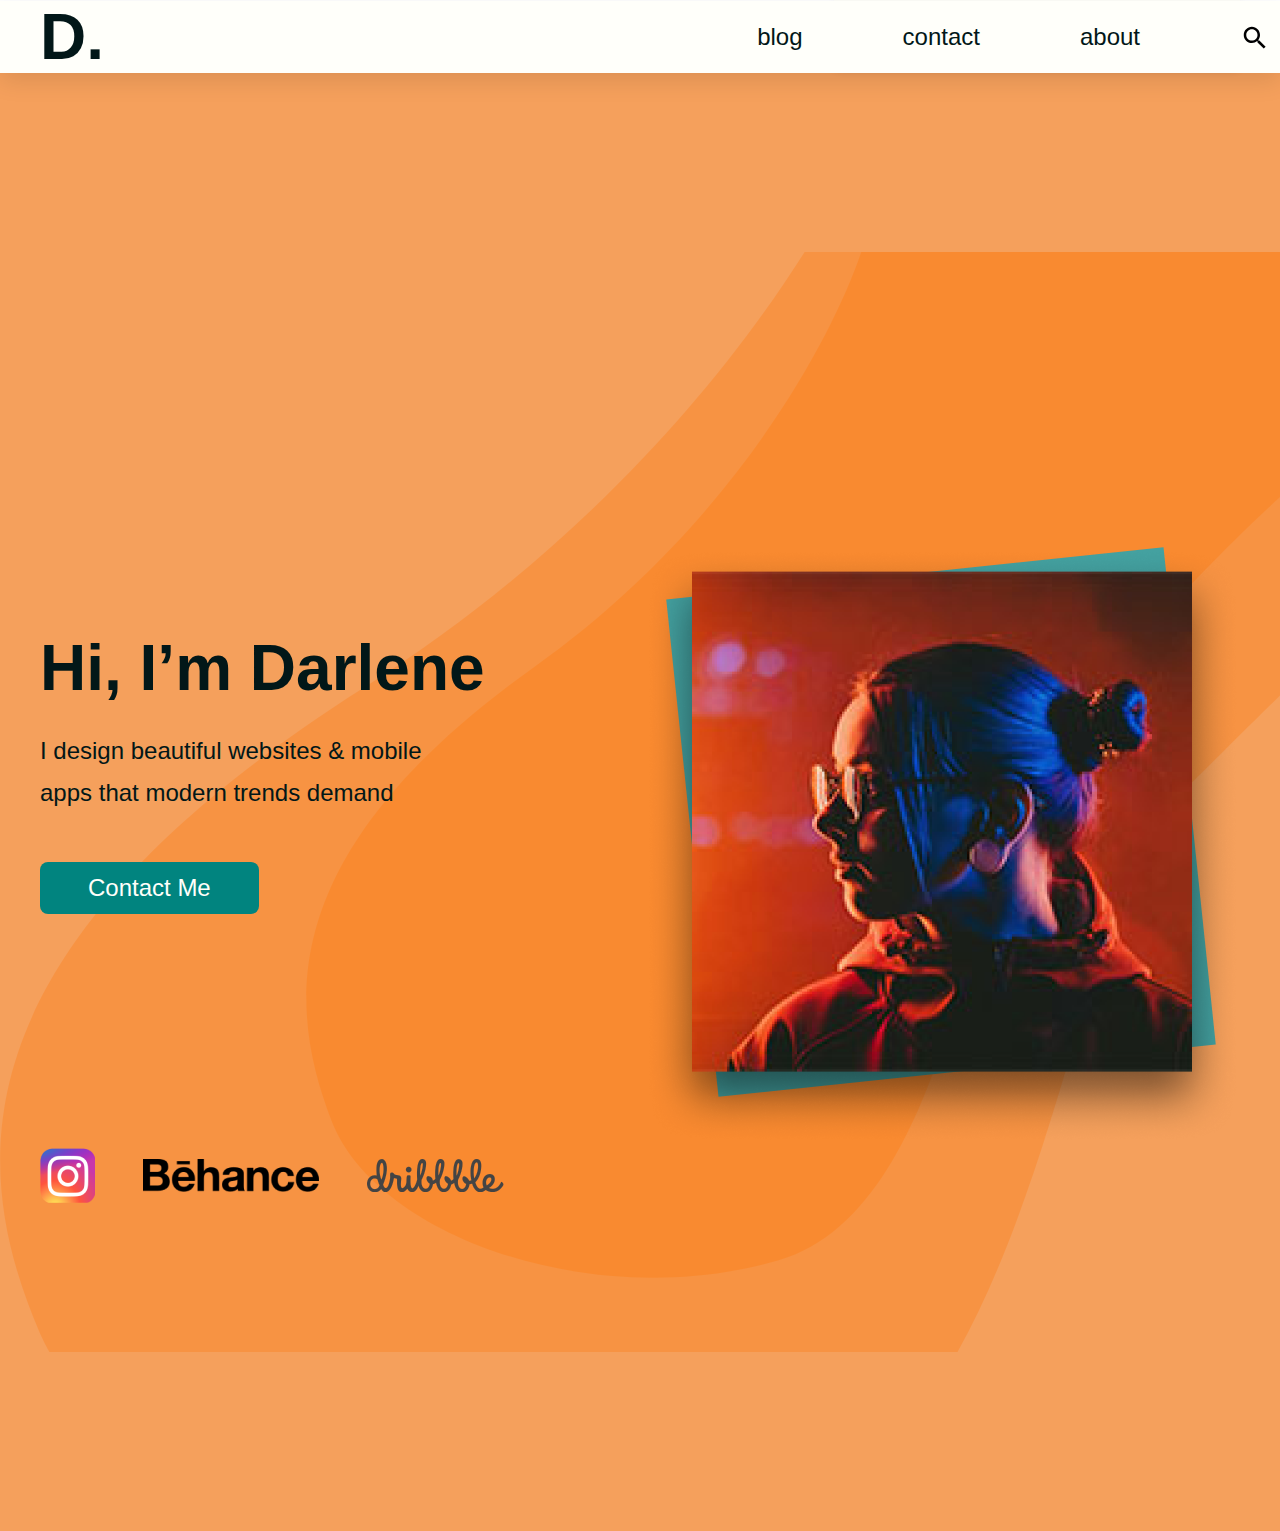
<file: asn01/index.html>
<!DOCTYPE html>
<html lang="en">
<head>
    <meta charset="UTF-8">
    <meta name="viewport" content="width=device-width, initial-scale=1.0" />
    <meta http-equiv="X-UA-Compatible" content="ie=edge" />
    <title>Welcome</title>
    <link rel="stylesheet" href="styles.css" />
</head>

<body>
    <div class="search-box">
        <input type="text" placeholder="Search here..." />
    </div>

    <div class="nav-container">
        <div class="wrapper">
            <nav>
                <div class="logo">  
                    D.
                </div>

                <ul class="nav-items">
                    <li>
                        <a href="#">blog</a>
                    </li>

                    <li>
                        <a href="#">contact</a>
                    </li>

                    <li>
                        <a href="#">about</a>
                    </li>

                    <li>
                        <a class="nav-btn-container" href="#"> 
                            <img src="images/search-icon.svg" alt="" class="search-btn">
                            <img src="images/close-icon.svg" alt="" class="close-btn">
                        </a>

                    </li>
                </ul>
            </nav>
        </div>
    </div>

    <div class="header-container">
        <div class="wrapper">
            <header>
                <div class="hero-content">
                    <h1>Hi, I’m Darlene</h1>
                    <p>I design beautiful websites & mobile apps that modern trends demand</p>    
                    <a href="#">
                        Contact Me
                    </a>
                </div>
                <div class="hero-image">
                    <img src="images/Photo.png" alt="">
                    <div class="photo-bg"></div>
                </div>
            </header>

            <div class="social-icons">
                <a href="#">
                    <img src="images/instagram.png" alt="">
                </a>
                <a href="#">
                    <img src="images/behance.png" alt="">
                </a>
                <a href="#">    
                    <img src="images/dribbble.png" alt="">
                </a>    
            </div>
        </div>
    </div>


    <script src="main.js"></script>  
</body>
</html>
</file>
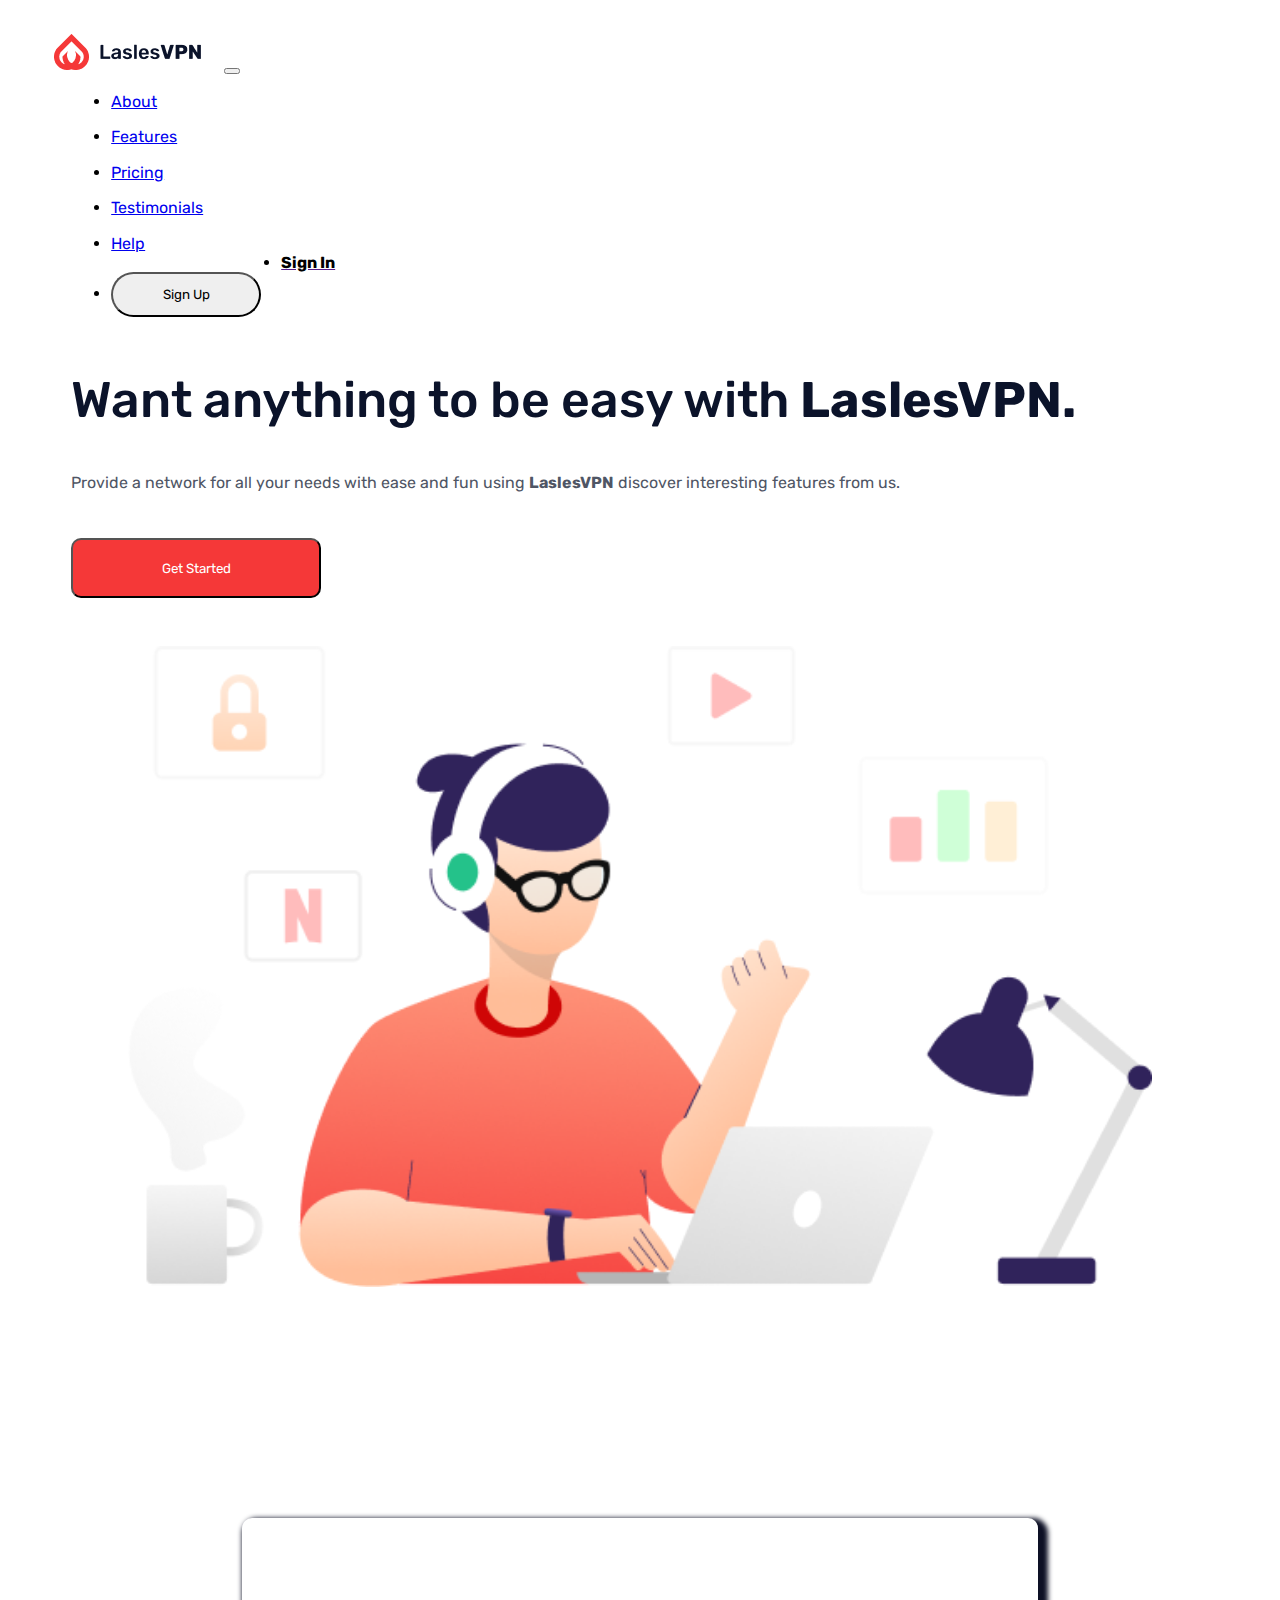
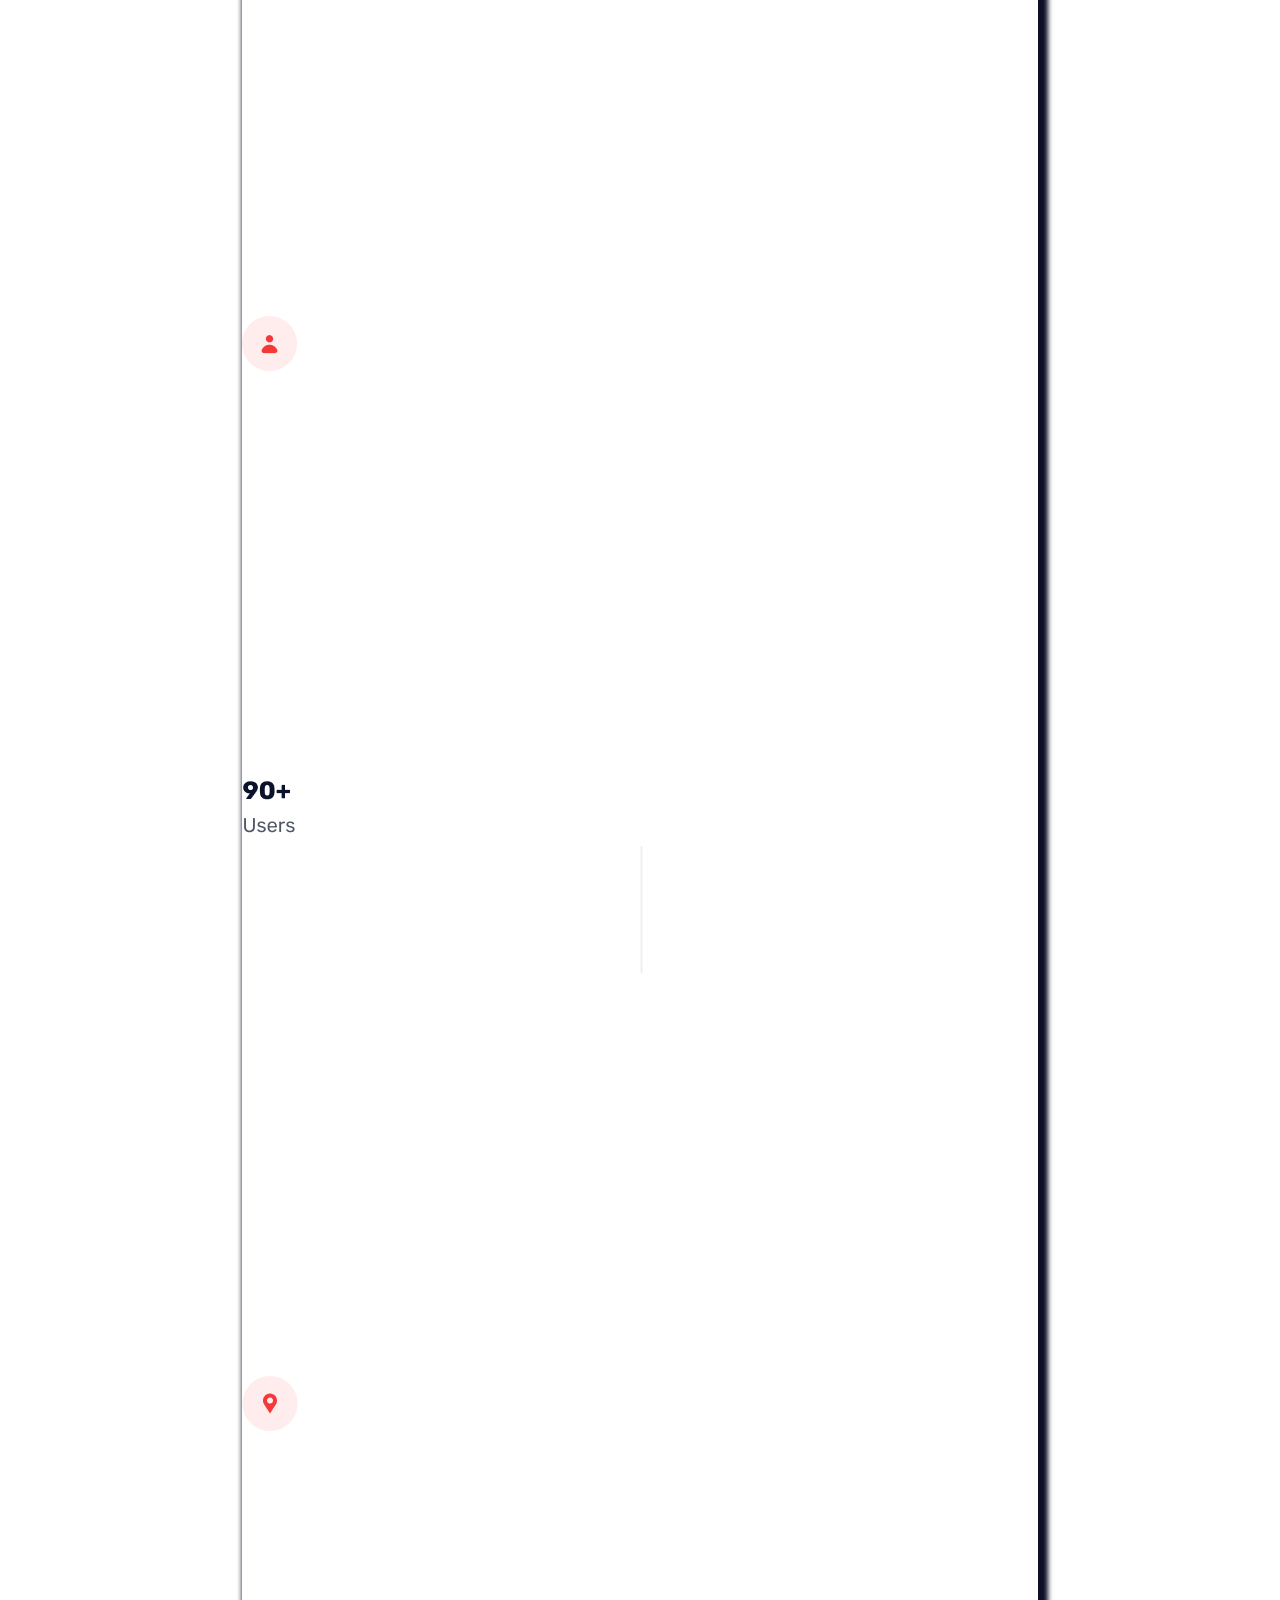
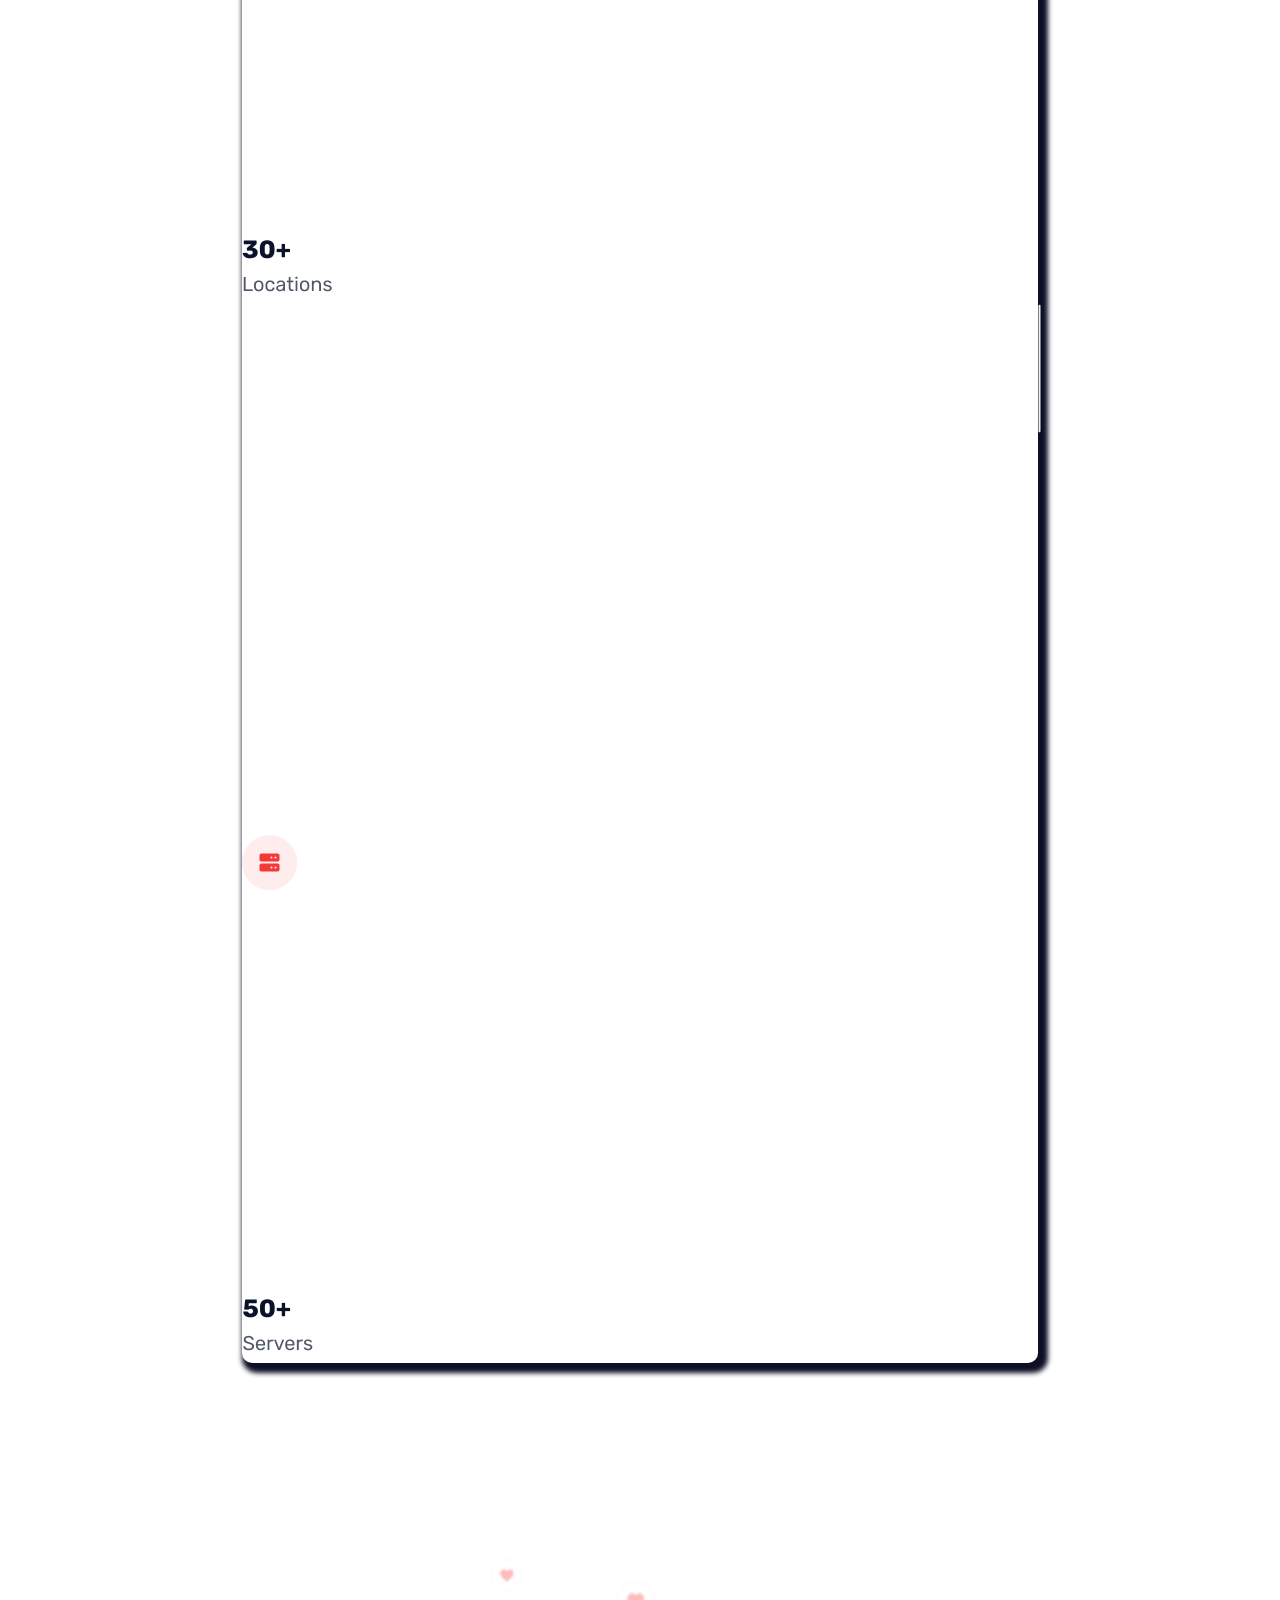
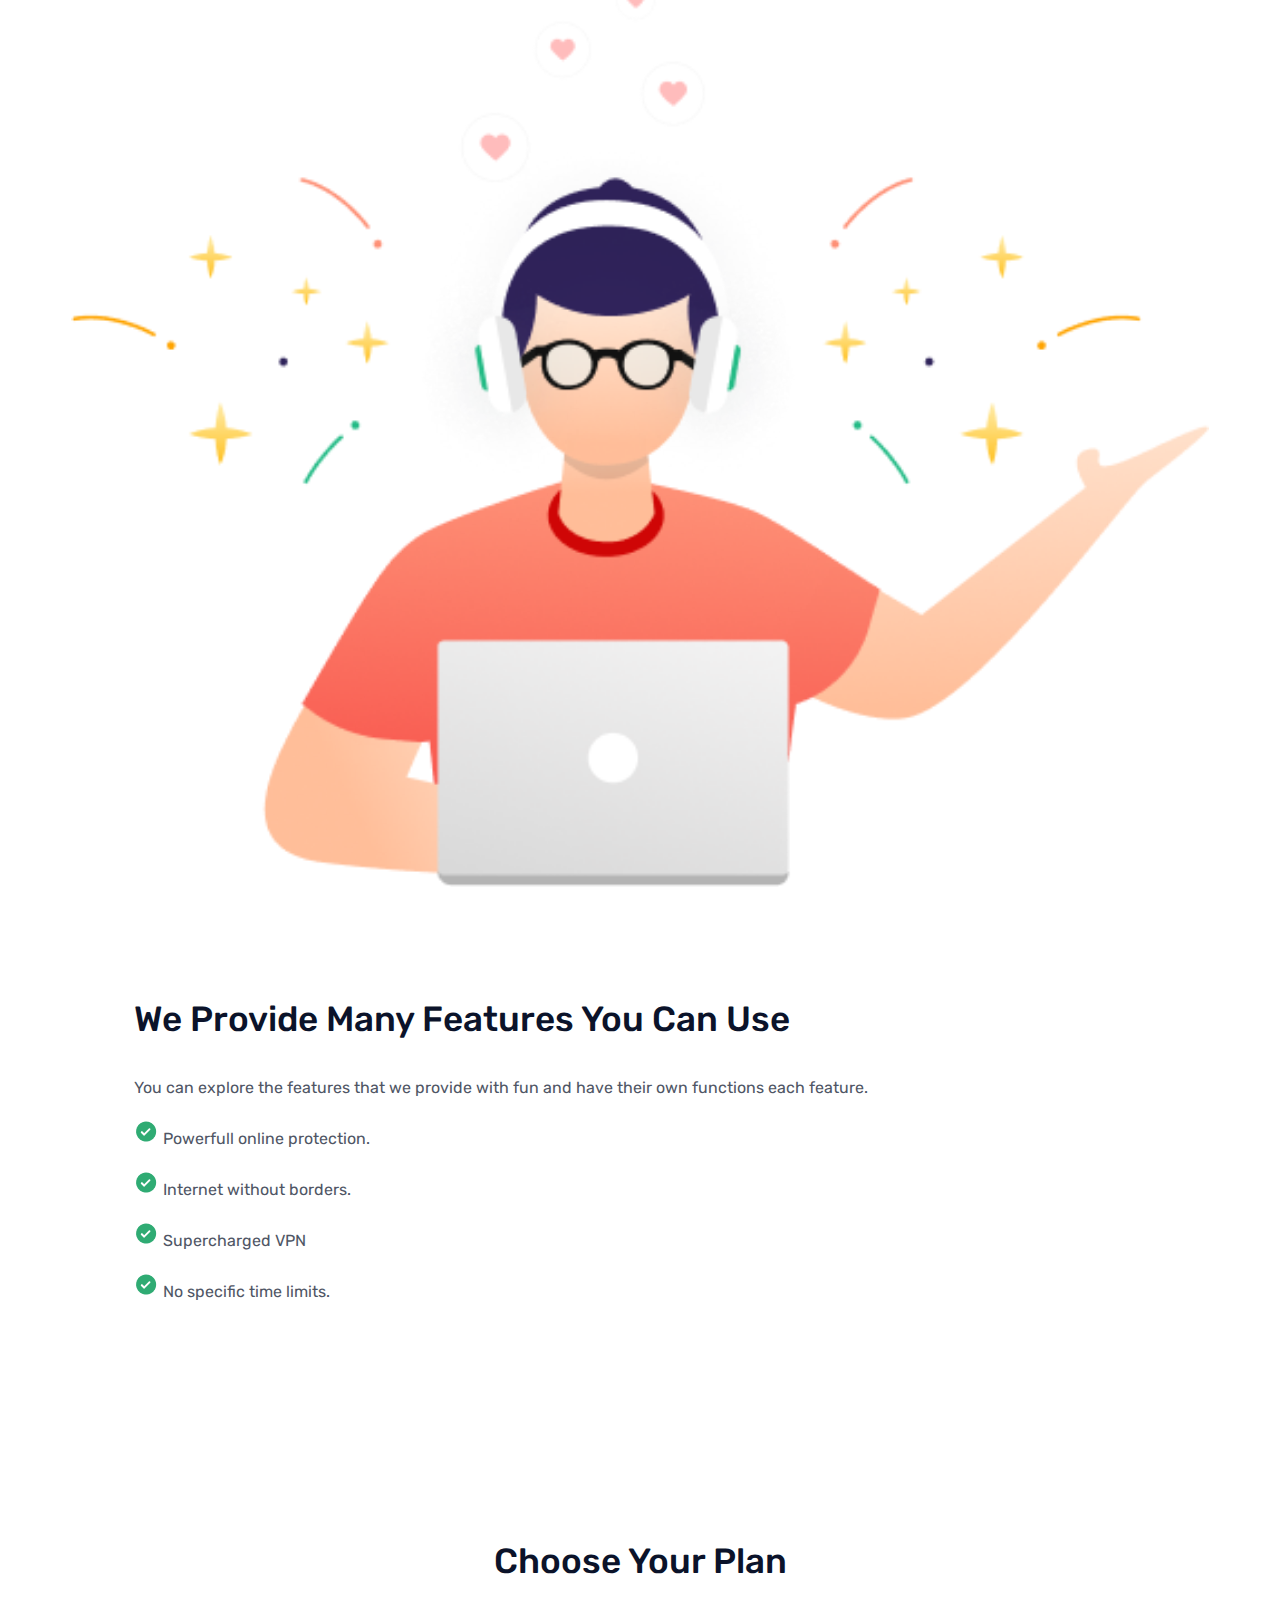
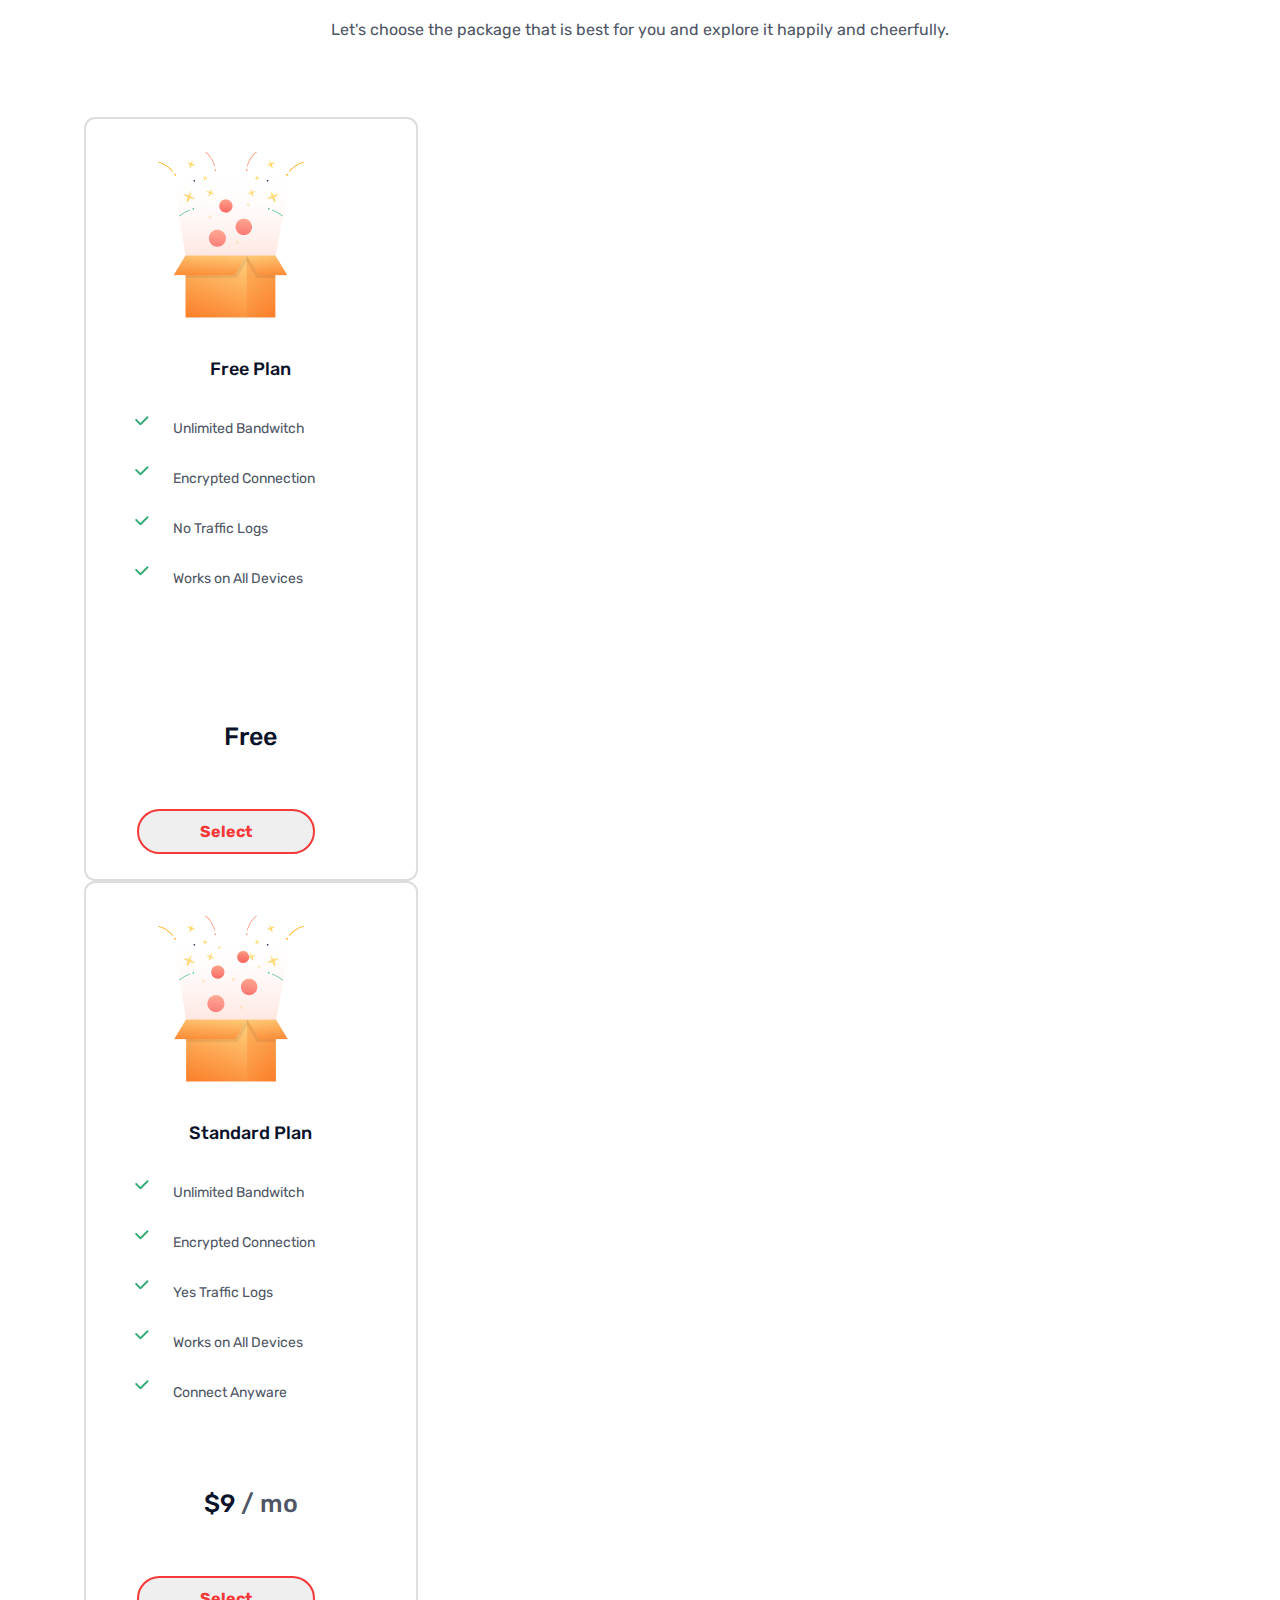
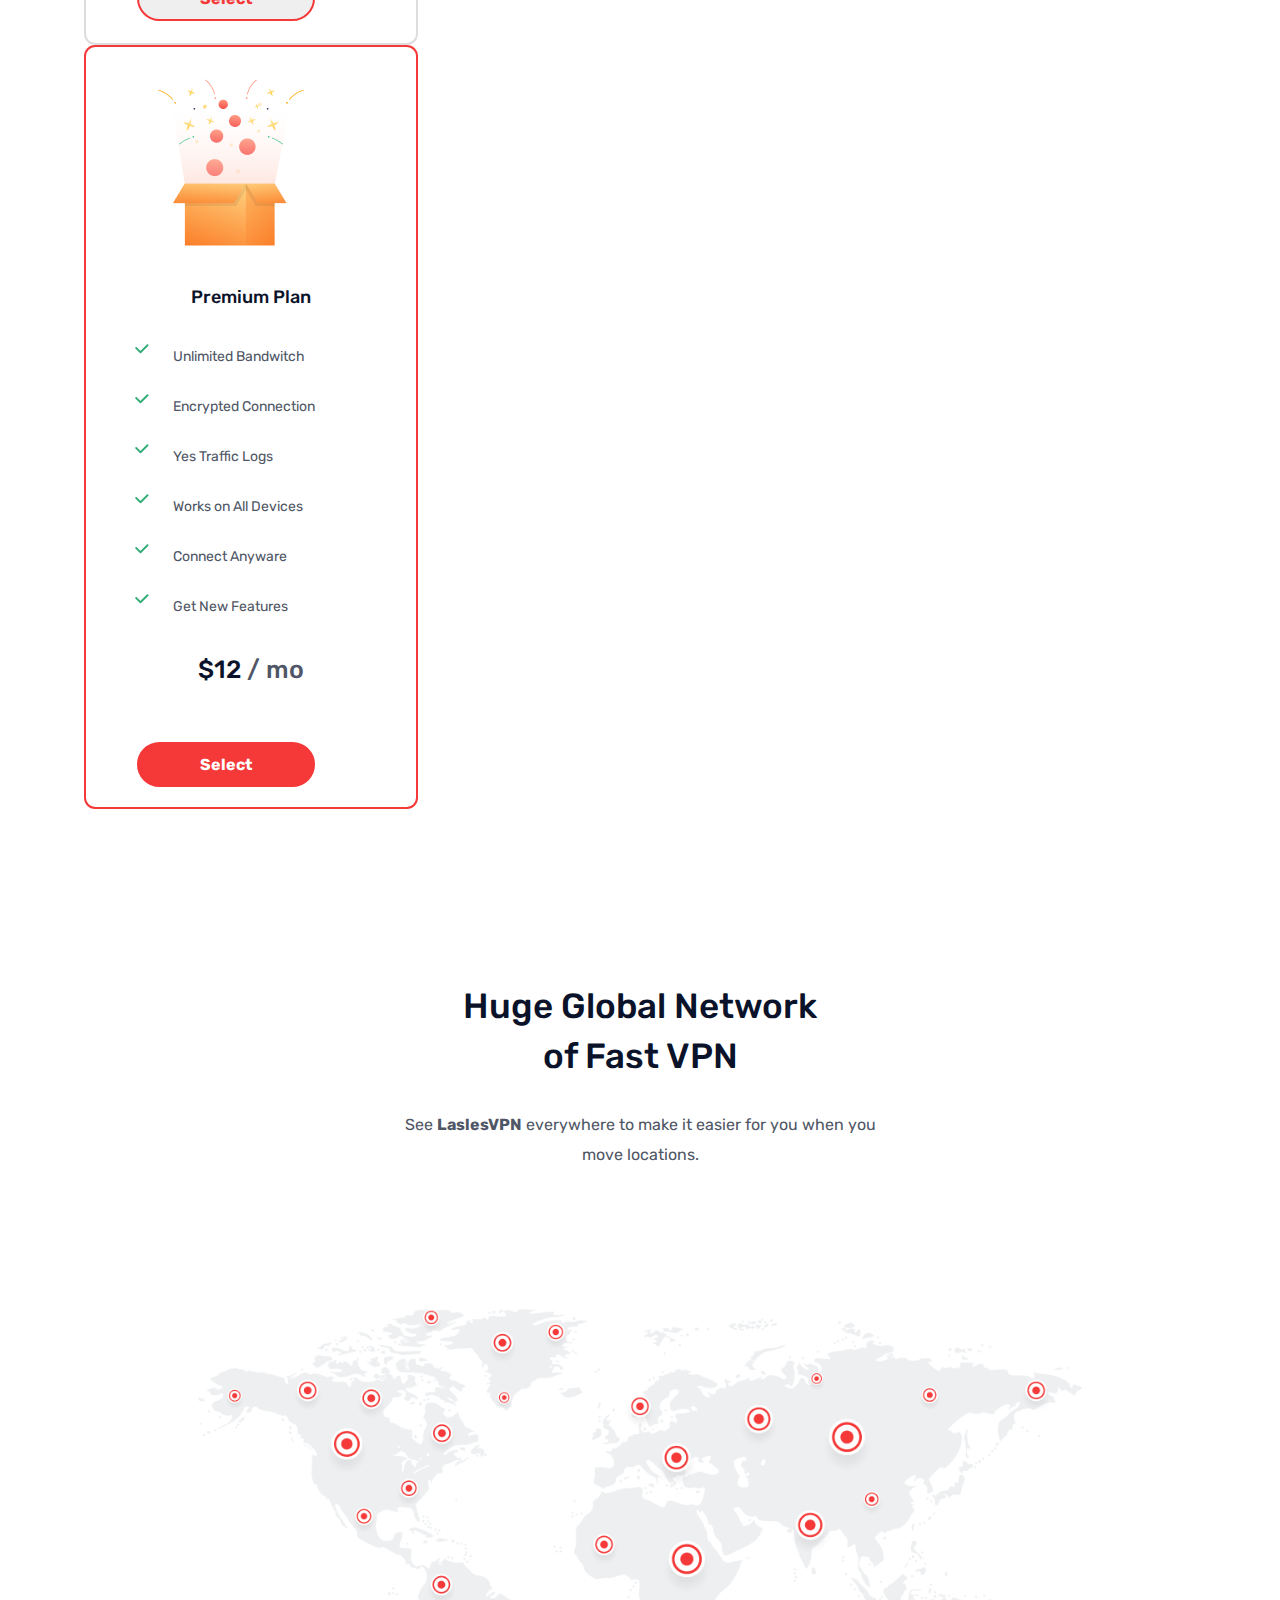
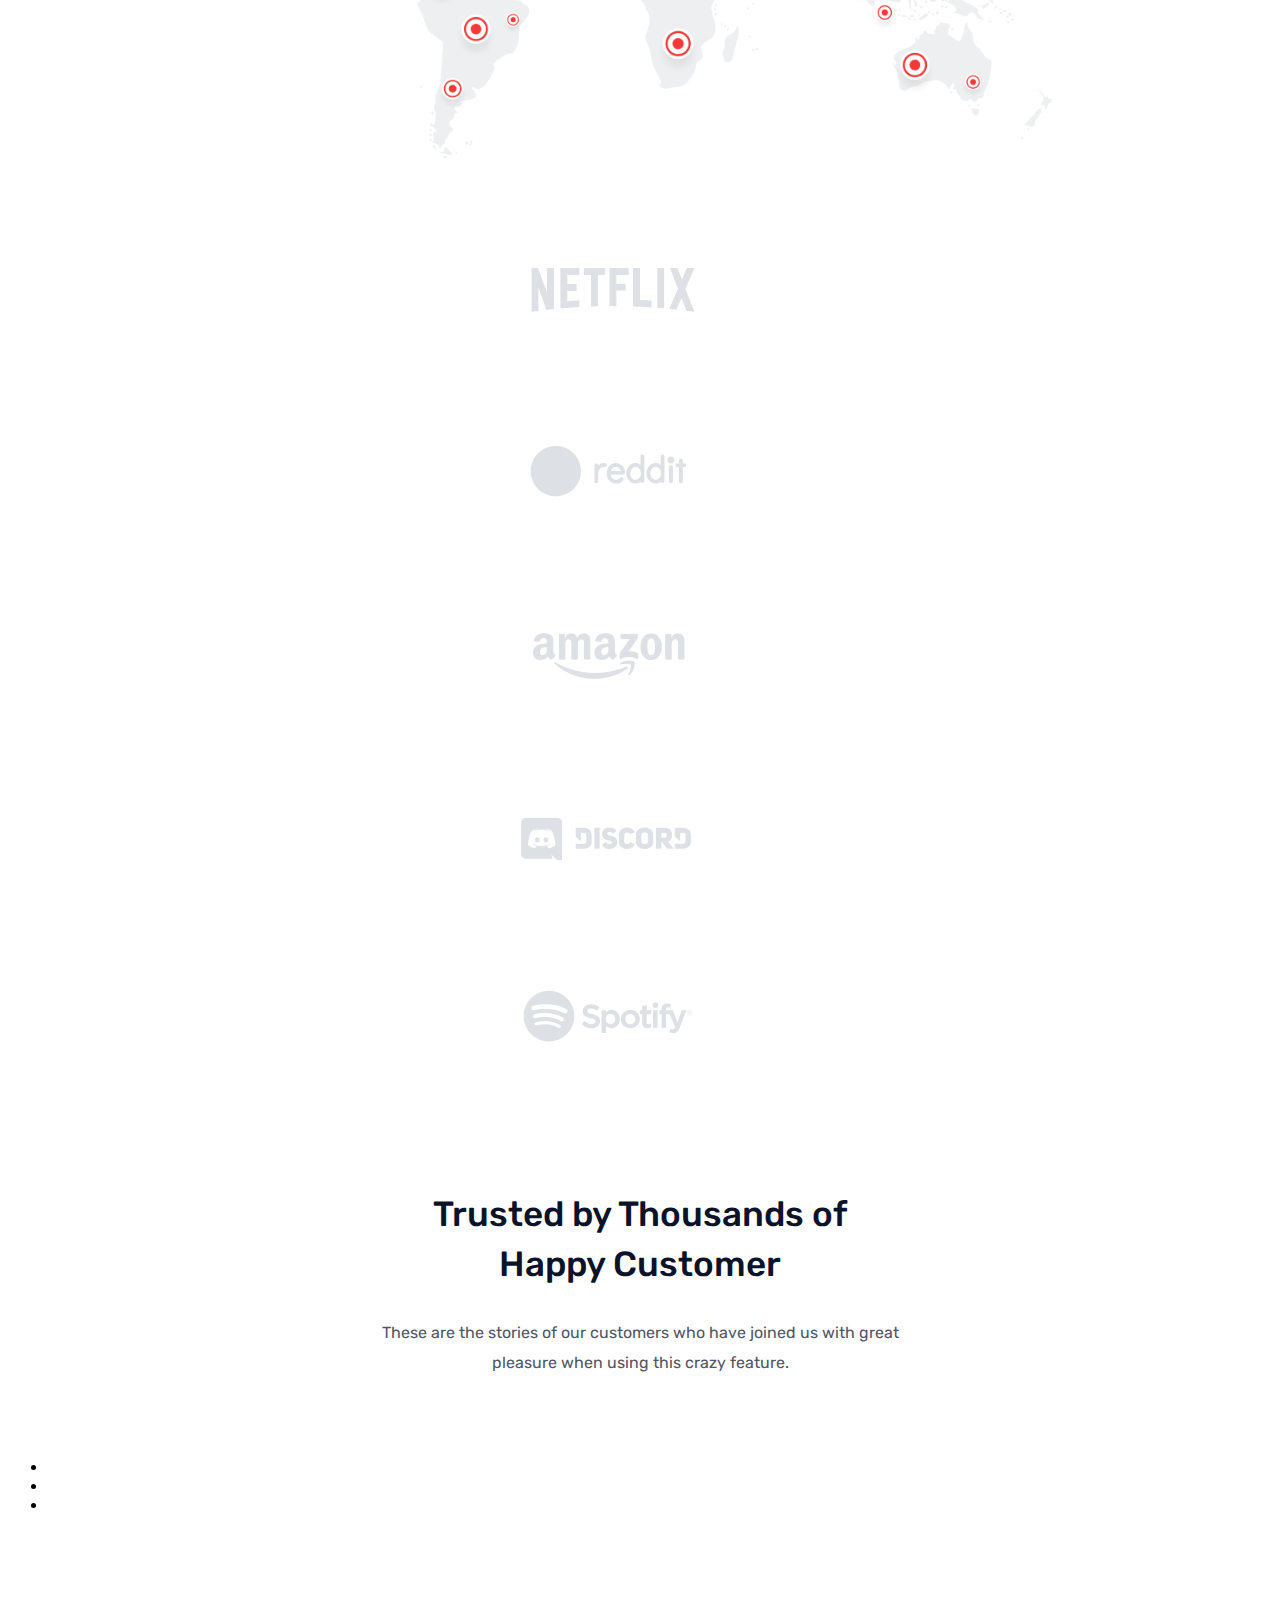
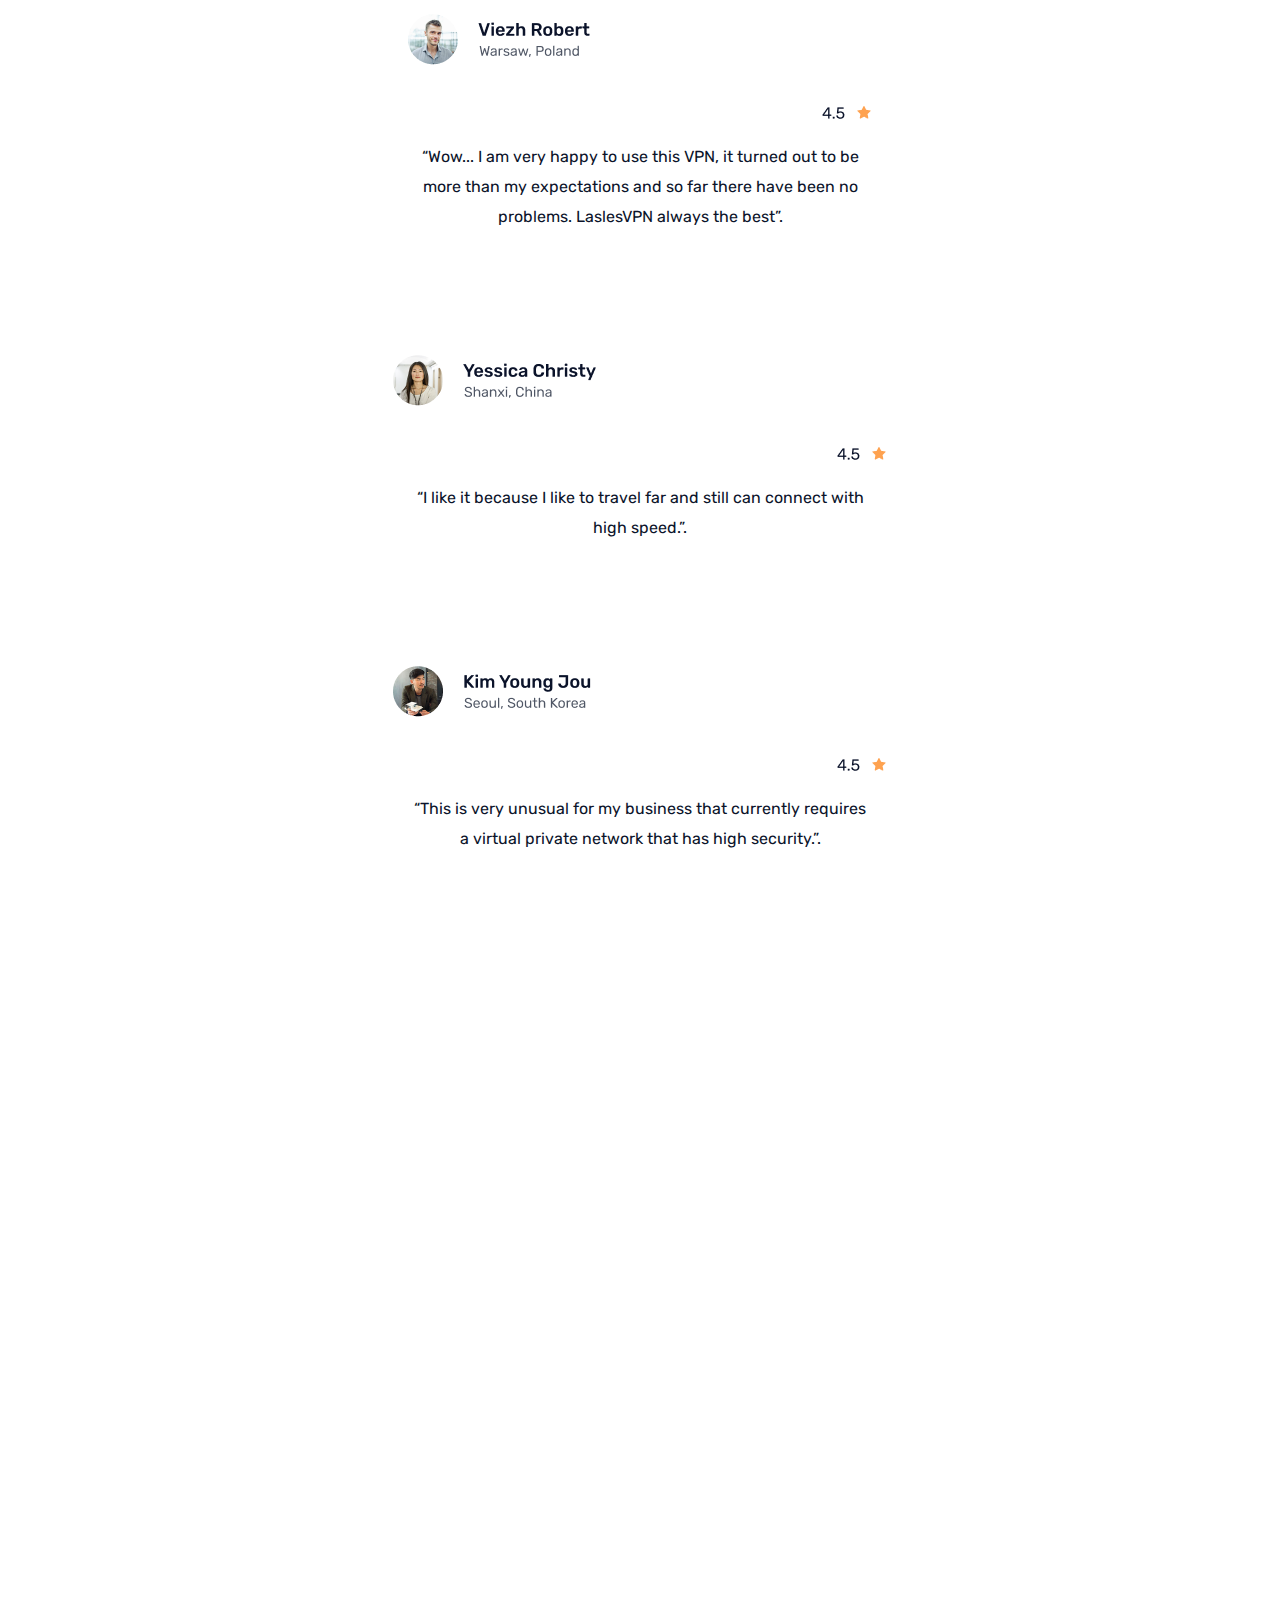
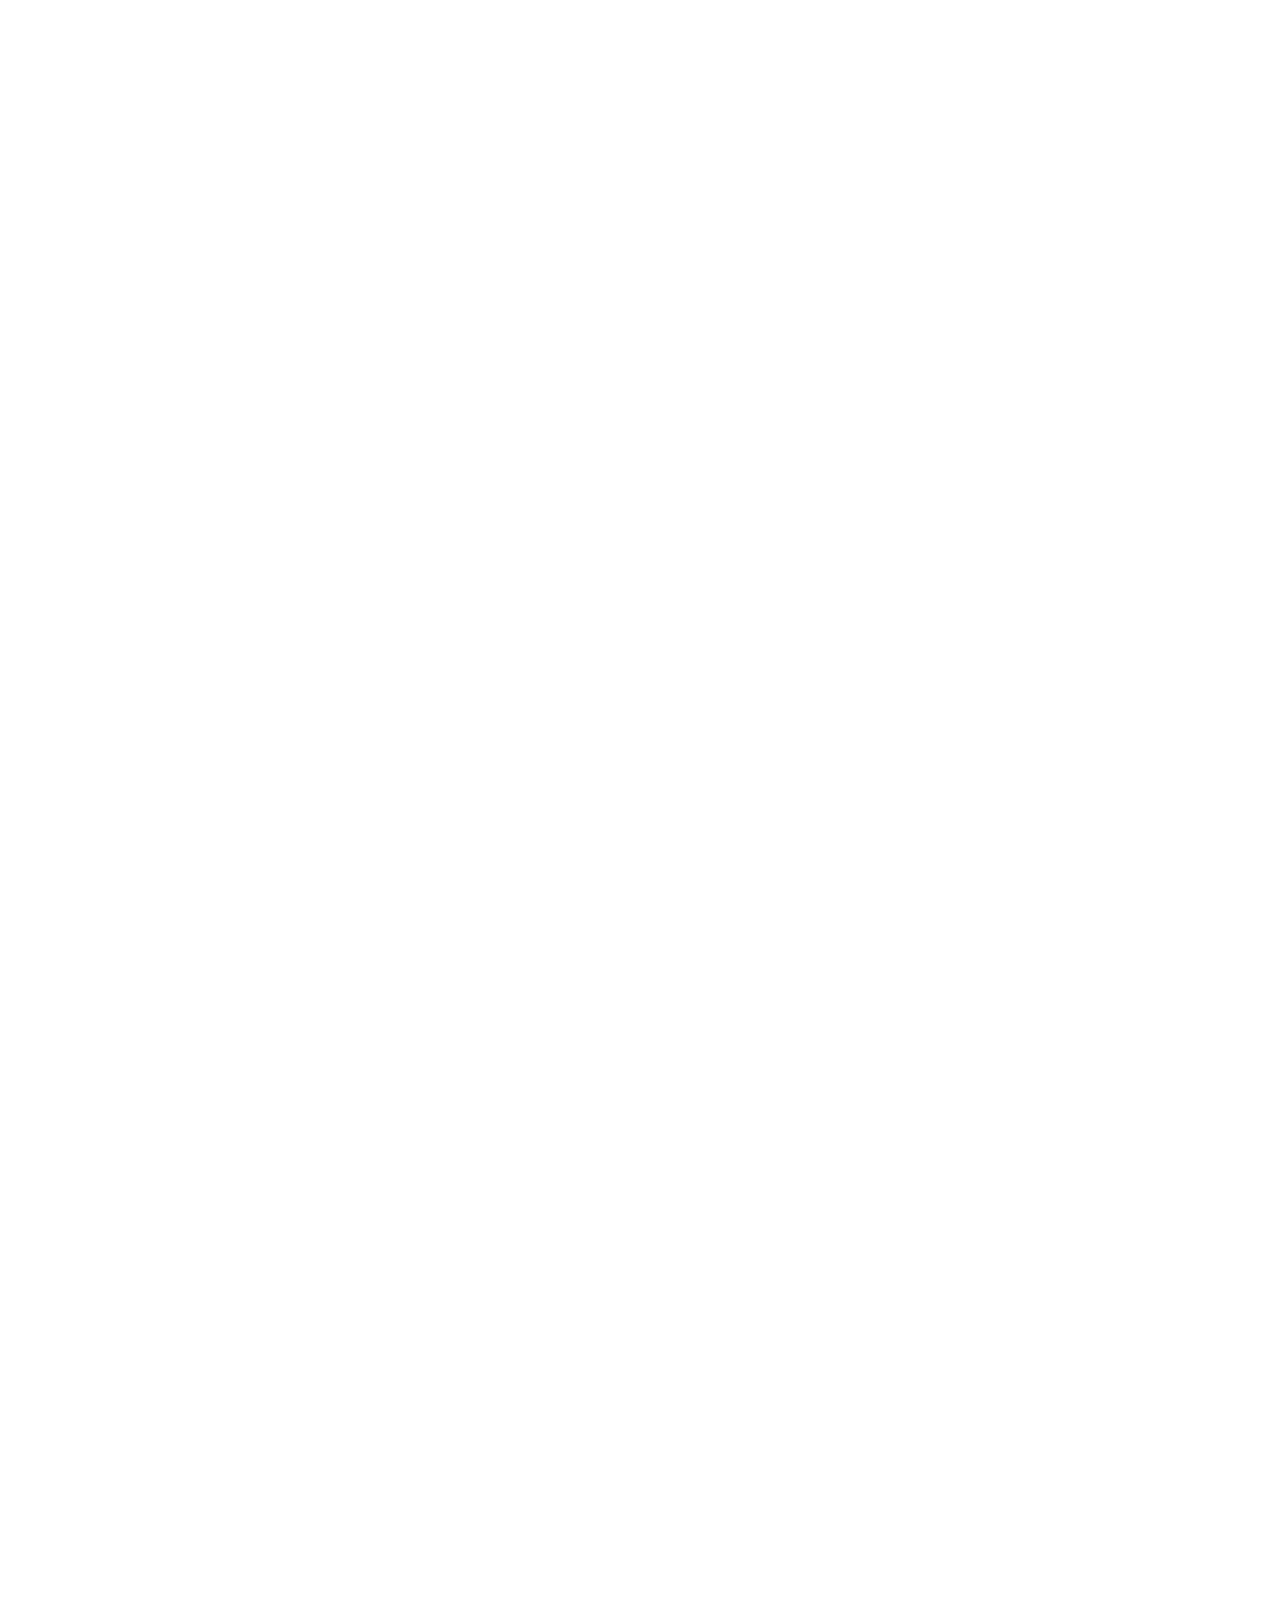
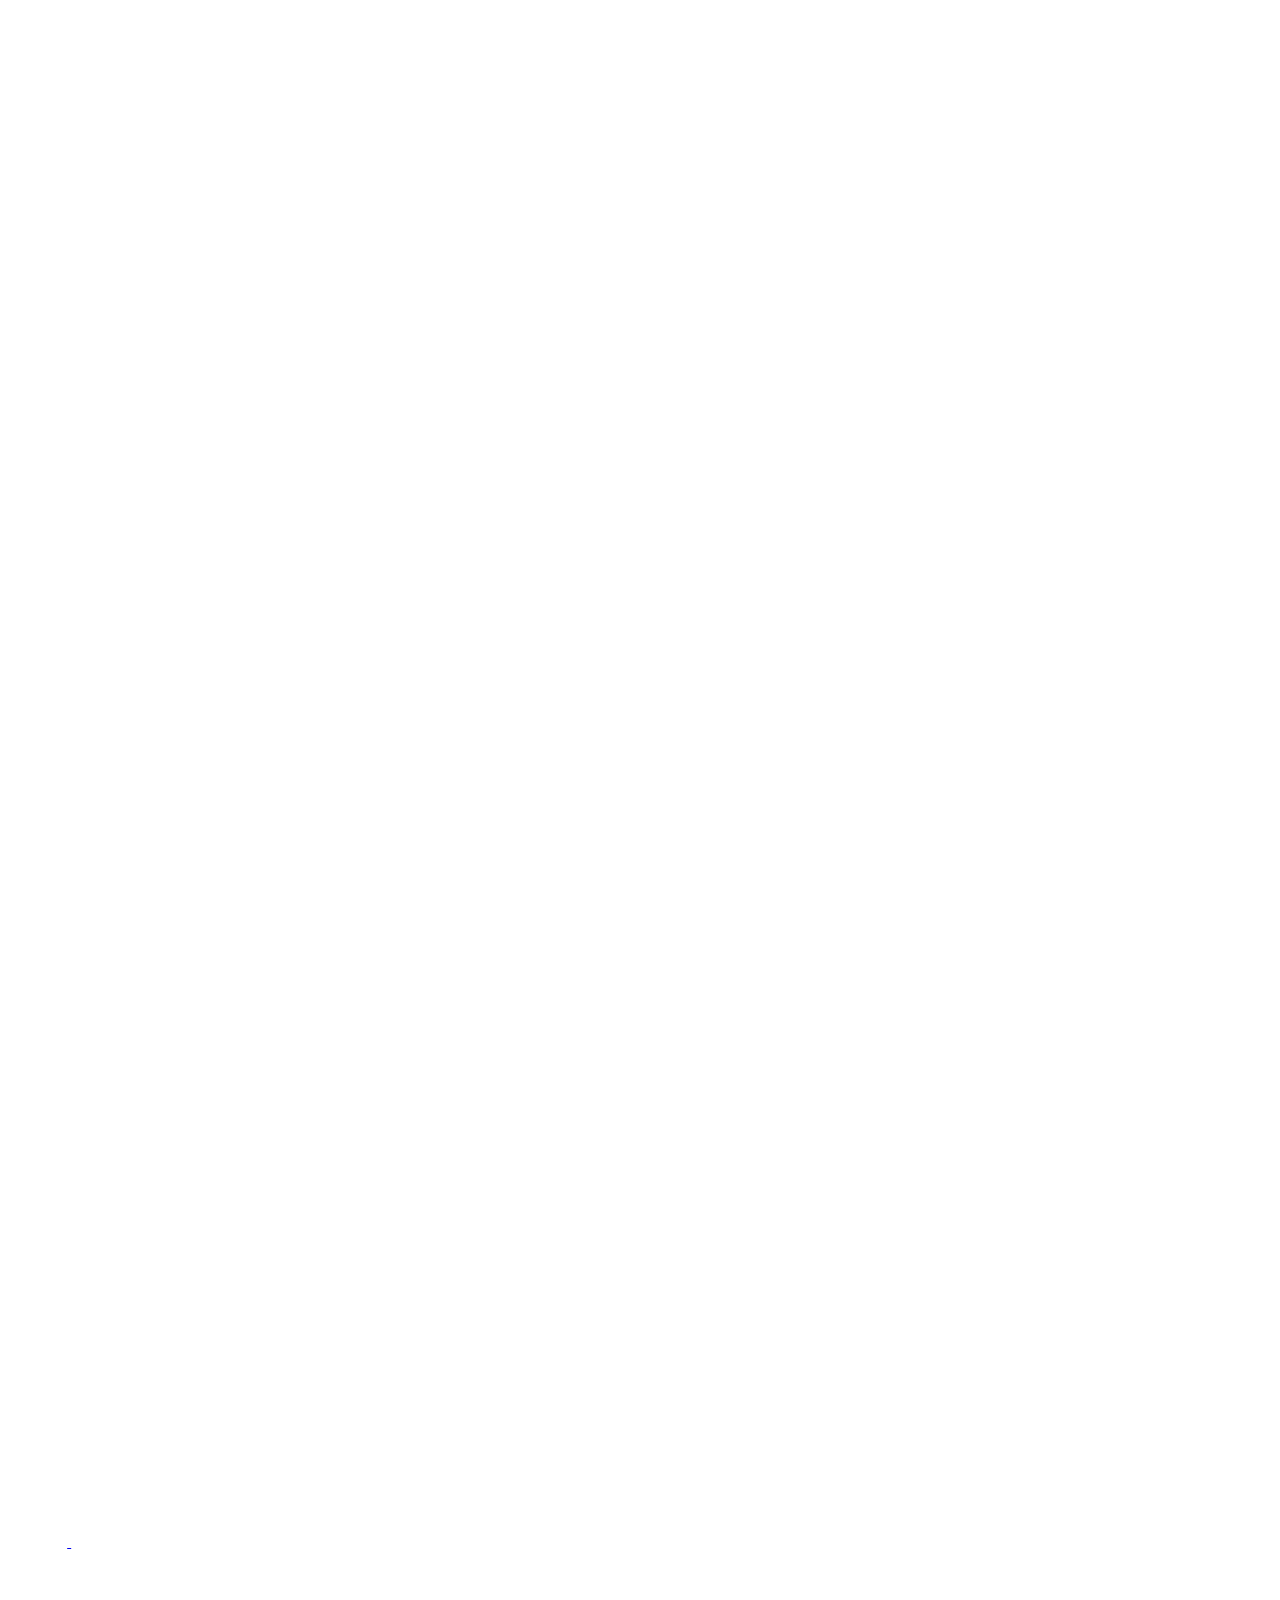
<file: asn02/index.html>
<!doctype html>
<html lang="en">
  <head>
    <!-- Required meta tags -->
    <meta charset="utf-8">
    <meta name="viewport" content="width=device-width, initial-scale=1, shrink-to-fit=no">

    <!-- Google Fonts -->
    <link href="https://fonts.googleapis.com/css2?family=Rubik:wght@300;400;500;700;900&display=swap" rel="stylesheet">

    <!-- CSS Stylesheets-->
    <link rel="stylesheet" href="https://stackpath.bootstrapcdn.com/bootstrap/4.5.0/css/bootstrap.min.css" integrity="sha384-9aIt2nRpC12Uk9gS9baDl411NQApFmC26EwAOH8WgZl5MYYxFfc+NcPb1dKGj7Sk" crossorigin="anonymous">
    <link rel="stylesheet" href="css/styles.css">

    <title>LaslesVPN</title>
    <link rel="icon" href="images/company_logo.png">
  </head>

  <body>
    
    <!-- Optional JavaScript -->
    <!-- jQuery first, then Popper.js, then Bootstrap JS -->
    <script src="https://code.jquery.com/jquery-3.5.1.slim.min.js" integrity="sha384-DfXdz2htPH0lsSSs5nCTpuj/zy4C+OGpamoFVy38MVBnE+IbbVYUew+OrCXaRkfj" crossorigin="anonymous"></script>
    <script src="https://cdn.jsdelivr.net/npm/popper.js@1.16.0/dist/umd/popper.min.js" integrity="sha384-Q6E9RHvbIyZFJoft+2mJbHaEWldlvI9IOYy5n3zV9zzTtmI3UksdQRVvoxMfooAo" crossorigin="anonymous"></script>
    <script src="https://stackpath.bootstrapcdn.com/bootstrap/4.5.0/js/bootstrap.min.js" integrity="sha384-OgVRvuATP1z7JjHLkuOU7Xw704+h835Lr+6QL9UvYjZE3Ipu6Tp75j7Bh/kR0JKI" crossorigin="anonymous"></script>

    <section id="title">
        <div class="container-fluid"> 
            <!-- Nav Bar -->
            <nav class="navbar navbar-expand-lg navbar-light">

                <a class="navbar-brand" href=""><img src="images/Logo.png" alt=""></a>

                
                <button class="navbar-toggler" type="button" data-toggle="collapse" data-target="#navbarTogglerDemo02">
                    <span class="navbar-toggler-icon"></span>
                </button>

                <div class="collapse navbar-collapse" id="navbarTogglerDemo02">

                    <ul class="navbar-nav ml-auto">
                        <li class="nav-item">
                          <a class="nav-link" href="#title">About</a>
                        </li>
                        <li class="nav-item">
                          <a class="nav-link" href="#features">Features</a>
                        </li>
                        <li class="nav-item">
                          <a class="nav-link" href="#pricing">Pricing</a>
                        </li>
                        <li class="nav-item">
                            <a class="nav-link" href="#testimonials">Testimonials</a>
                        </li>
                        <li class="nav-item">
                            <a class="nav-link" href="#footer">Help</a>
                        </li>
                        <li class="nav-item nav-margin">
                            <a class="nav-link" href=""><strong>Sign In</strong> </a>
                        </li>
                        <li class="nav-item">
                            <a class="nav-link" href=""><button type="button" class="btn btn-outline-danger btn-sm " style="border-radius: 50px; width: 150px; height: 45px;">Sign Up</button></a>
                        </li>
                      </ul>

                </div>

                

            </nav>

        


            <!-- Title -->

            <div class="row">
                
                <div class="col-lg-6">
                    <h1 class="title-heading">Want anything to be easy with <strong>LaslesVPN.</strong></h1>
                    <p class="title-text">Provide a network for all your needs with ease and fun using <strong> LaslesVPN</strong> discover interesting features from us.</p>
                    <button type="button" class="btn btn-danger btn-lg title-button">Get Started</button>
                </div>

                <div class="col-lg-6 features-align">
                    <img  class="title-img" src="images/Illustration_1.png" alt="Doing-Some-Work-On-Laptop">
                </div>

            </div>
            
            <div class="row title-icons-container">
                <div class="col-lg-2">

                </div>
                <div class="col-lg-1 title-icon-margin">
                    <img class="title-icon-margin-2" src="images/user.png" alt="user-icon">
                </div>
                <div class="col-lg-1 title-icon-setting">
                    <img class="title-icon-setting-2" src="images/Group_1.png" alt="user-group-icon">
                </div>    
                <div class="col-lg-1 title-margin-ver-line">
                    <img class="title-margin-ver-line-2" src="images/Vector_14.png" alt="vertical-line">
                </div>    
                <div class="col-lg-1 title-icon-margin">   
                    <img class="title-icon-margin-2" src="images/location.png" alt="location-icon">
                </div>    
                <div class="col-lg-1 title-icon-setting">
                    <img class="title-icon-setting-2" src="images/Group_2.png" alt="location-group-icon">
                </div>
                <div class="col-lg-1 title-margin-ver-line">    
                    <img class="title-margin-ver-line-2 title-margin-ver-line-3" src="images/Vector_15.png" alt="vertical-line">
                </div>
                <div class="col-lg-1 title-icon-margin">    
                    <img class="title-icon-margin-2" src="images/Server.png" alt="server-icon">
                </div>    
                <div class="col-lg-1 title-icon-setting">     
                    <img class="title-icon-setting-2" src="images/Group_3.png" alt="user-group-icon">
                </div>
                <div class="col-lg-2">

                </div>

           </div>
        </div>    
    </section>

    <!-- Features -->

    <section id="features">
        <div class="row">
            <div class="col-lg-6 features-align">
                <img class="features-img" src="images/Illustration_2.png" alt="show-some-feature-onLaptop">
            </div>

            <div class="col-lg-6 features-paragraph">
                <h2 class="features-text">We Provide Many Features You Can Use</h2>
                <p class="title-text">You can explore the features that we provide with fun and have their own functions each feature.</p>
                <p class="title-text"><img src="images/Group_4.png" alt="right-icon">  Powerfull online protection.</p>
                <p class="title-text"><img src="images/Group_4.png" alt="right-icon">  Internet without borders.</p>
                <p class="title-text"><img src="images/Group_4.png" alt="right-icon">  Supercharged VPN</p>
                <p class="title-text"><img src="images/Group_4.png" alt="right-icon">  No specific time limits.</p>
            </div>    
        </div>    
    </section>

    <!-- Pricing -->

    <section id="pricing" class="price-container">
        <div class="pricing-paragraph">
            <h2 class="features-text">Choose Your Plan</h2>
            <p class="title-text">Let's choose the package that is best for you and explore it happily and cheerfully.</p>
        </div>

        <div class="row">
            <div class="col-lg-4 col-md-6">
                <div class="card pricing-column">
                    <div class="card-body">
                        <img class="pricing-img" src="images/Free.png" alt="free-plan-illustrate-logo">
                        <h4 class="pricing-headning">Free Plan</h4>
                        <p class="pricing-text"><img class="pricing-icon" src="images/Group_5.png" alt="check-icon"> Unlimited Bandwitch </p>
                        <p class="pricing-text"><img class="pricing-icon" src="images/Group_5.png" alt="check-icon"> Encrypted Connection </p>
                        <p class="pricing-text"><img class="pricing-icon" src="images/Group_5.png" alt="check-icon"> No Traffic Logs </p>
                        <p class="pricing-text"><img class="pricing-icon" src="images/Group_5.png" alt="check-icon"> Works on All Devices </p>

                        <h3 class="subscription-price">Free</h3>
                        <button type="button" class="btn btn-outline-danger pricing-button">Select</button>
                    </div>    
                </div>    
            </div>

            <div class="col-lg-4 col-md-6">
                <div class="card pricing-column">
                    <div class="card-body">
                        <img class="pricing-img" src="images/Standard.png" alt="standard-plan-illustrate-logo">

                        <h4 class="pricing-headning">Standard Plan</h4>
                        <p class="pricing-text"><img class="pricing-icon" src="images/Group_5.png" alt="check-icon"> Unlimited Bandwitch </p>
                        <p class="pricing-text"><img class="pricing-icon" src="images/Group_5.png" alt="check-icon"> Encrypted Connection </p>
                        <p class="pricing-text"><img class="pricing-icon" src="images/Group_5.png" alt="check-icon"> Yes Traffic Logs </p>
                        <p class="pricing-text"><img class="pricing-icon" src="images/Group_5.png" alt="check-icon"> Works on All Devices </p>
                        <p class="pricing-text"><img class="pricing-icon" src="images/Group_5.png" alt="check-icon"> Connect Anyware </p>

                        <h3 class="subscription-price price-margin">$9 <span class="subscription-text-color">/ mo </span></h3>
                        <button type="button" class="btn btn-outline-danger pricing-button">Select</button>
                    </div>    
                </div>    
            </div>

            <div class="col-lg-4 col-md-12">
                <div class="card pricing-column pricing-column-2">
                    <div class="card-body">
                        <img class="pricing-img" src="images/Premium.png" alt="premium-plan-illustrate-logo">

                        <h4 class="pricing-headning">Premium Plan</h4>
                        <p class="pricing-text"><img class="pricing-icon" src="images/Group_5.png" alt="check-icon"> Unlimited Bandwitch </p>
                        <p class="pricing-text"><img class="pricing-icon" src="images/Group_5.png" alt="check-icon"> Encrypted Connection </p>
                        <p class="pricing-text"><img class="pricing-icon" src="images/Group_5.png" alt="check-icon"> Yes Traffic Logs </p>
                        <p class="pricing-text"><img class="pricing-icon" src="images/Group_5.png" alt="check-icon"> Works on All Devices </p>
                        <p class="pricing-text"><img class="pricing-icon" src="images/Group_5.png" alt="check-icon"> Connect Anyware </p>
                        <p class="pricing-text"><img class="pricing-icon" src="images/Group_5.png" alt="check-icon"> Get New Features </p>
                        

                        <h3 class="subscription-price price-margin_2">$12 <span class="subscription-text-color">/ mo</h3>
                        <button type="button" class="btn btn-danger pricing-button pricing-button-2">Select</button>
                    </div>    
                </div>    
            </div>
        </div>    
    </section>

    <!-- Global-Network -->

    <section id="gloabal_network">
        <div>
            <div class="gt-net-par-box">
                <h2 class="features-text gb-net-text">Huge Global Network of Fast VPN</h2>
                <p class="title-text gb-net-par">See <strong>LaslesVPN</strong> everywhere to make it easier for you when you move locations.</p>
            </div>

            <div class="gt-net-img-box">
                <img class="gb-net-img" src="images/Huge_Global.png" alt="gloabal_network">
            </div>

            <div class="gt-net-logos-list">
                <div class="row">
                    <div class="col-lg-1"></div>
                    <div class="col-lg-2 col-md-4 col-6 gt-net-logo">
                        <img src="images/netflix_logo.png" alt="netflix_logo">
                    </div>
                    <div class="col-lg-2 col-md-4 col-6 gt-net-logo">
                        <img src="images/reddit_logo.png" alt="reddit_logo">
                    </div>
                    <div class="col-lg-2 col-md-4 col-6 gt-net-logo">
                        <img src="images/amazon_logo.png" alt="amazon_logo">
                    </div>
                    <div class="col-lg-2 col-md-6 col-6 gt-net-logo">
                        <img src="images/discord_logo.png" alt="discored_logo">
                    </div>
                    <div class="col-lg-2 col-md-6 col-12 gt-net-logo">
                        <img src="images/spotify_logo.png" alt="spotify_logo">
                    </div>
                    <div class="col-md-1"></div>
                </div>    
            </div>
        </div>    

    </section>

    <!-- Testimonials -->

    <section id="testimonials">
        <div class="testimonial-container">
            <div class="testimonial-par-box">
                <h2 class="features-text testimonial-text">Trusted by Thousands of Happy Customer</h2>
                <p class="title-text testimonial-par">These are the stories of our customers who have joined us with great pleasure when using this crazy feature.</p>
            </div>
            
            <div id="testimonial-carousel" class="carousel slide" data-ride="false" data-interval="5000">
                <div>
                    <ul class="carousel-indicators">
                        <li data-target="#testimonial-carousel" data-slide-to="0" class="active"></li>
                        <li data-target="#testimonial-carousel" data-slide-to="1" class=""></li>
                        <li data-target="#testimonial-carousel" data-slide-to="2" class=""></li>
                    </ul>
                </div>    
                <div class="carousel-inner">
                    <div class="carousel-item active container-fluid testimonial-box">
                        <img class="testimonial-img-box" src="images/Group_6.png" alt="user-review">
                        <img class="testimonial-img-box-2"src="images/Group_9.png" alt="numbwr-star-icon">
                        <p class="testimonial-box-par">“Wow... I am very happy to use this VPN, it turned out to be more than my expectations and so far there have been no problems. LaslesVPN always the best”.</p>
                    </div>
                

                    <div class="carousel-item container-fluid testimonial-box">

                        <img class="testimonial-img-box" src="images/Group_7.png" alt="usr-review">
                        <img class="testimonial-img-box-2" src="images/Group_9.png" alt="numbwr-star-icon">
                        <p  class="testimonial-box-par">“I like it because I like to travel far and still can connect with high speed.”.</p>
                    
                    </div>

                    <div class="carousel-item container-fluid testimonial-box">

                        <img class="testimonial-img-box" src="images/Group_8.png" alt="usr-review">
                        <img class="testimonial-img-box-2" src="images/Group_9.png" alt="numbwr-star-icon">
                        <p class="testimonial-box-par">“This is very unusual for my business that currently requires a virtual private network that has high security.”.</p>
                    
                    </div>
                </div>
                <a class="carousel-control-prev" href="#testimonial-carousel" role="button" data-slide="prev">
                    <svg width="1em" height="1em" viewBox="0 0 16 16" class="bi bi-arrow-left-circle carousel-icon-left" fill="currentColor" xmlns="http://www.w3.org/2000/svg">
                        <path fill-rule="evenodd" d="M8 15A7 7 0 1 0 8 1a7 7 0 0 0 0 14zm0 1A8 8 0 1 0 8 0a8 8 0 0 0 0 16z"/>
                        <path fill-rule="evenodd" d="M8.354 11.354a.5.5 0 0 0 0-.708L5.707 8l2.647-2.646a.5.5 0 1 0-.708-.708l-3 3a.5.5 0 0 0 0 .708l3 3a.5.5 0 0 0 .708 0z"/>
                        <path fill-rule="evenodd" d="M11.5 8a.5.5 0 0 0-.5-.5H6a.5.5 0 0 0 0 1h5a.5.5 0 0 0 .5-.5z"/>
                    </svg>
                </a>
                <a class="carousel-control-next" href="#testimonial-carousel" role="button" data-slide="next">
                    <svg width="1em" height="1em" viewBox="0 0 16 16" class="bi bi-arrow-right-circle-fill carousel-icon-right" fill="currentColor" xmlns="http://www.w3.org/2000/svg">
                        <path fill-rule="evenodd" d="M16 8A8 8 0 1 1 0 8a8 8 0 0 1 16 0zm-8.354 2.646a.5.5 0 0 0 .708.708l3-3a.5.5 0 0 0 0-.708l-3-3a.5.5 0 1 0-.708.708L9.793 7.5H5a.5.5 0 0 0 0 1h4.793l-2.147 2.146z"/>
                    </svg>
                </a>        
            </div>    
        </div>    
    </section>


        <!-- Call to Action -->

    <section id="cta">
        <div class="row cta-container">
            <div class="col-md-6 cta-par-container"> 
                <h2 class="cta-heading">Subscribe Now for Get Special Features!</h2>
                <p class="cta-text">Let's subscribe with us and find the fun.</p>
            </div>

            <div class="col-md-6 cta-button-container">
                <button type="button" class="btn btn-danger cta-button">Subscribe Now</button>
            </div>
        </div>

   </section>
<!-- colored-section -->
   <section class="colored-section">

   </section> 

  <!-- Footer -->

  <footer id="footer">
      <div class="row footer-container">

            <div class="col-lg-6 footer-img-container">
                <img src="images/Logo.png" alt="company-logo">
                <p class="title-text footer-par "><strong>LaslesVPN</strong> is a private virtual network that has unique features and has high security.</p>
                <a class="footer-company-logo" href="#"><img src="images/Facebook.png" alt="facebook-logo"></a>
               <a class="footer-company-logo" href="#"><img src="images/Twitter.png" alt="twitter-logo"></a>
                <a class="footer-company-logo" href="#"><img src="images/Instagram.png" alt="instagram-logo"></a>
                <p class="footer-text footer-copyright-text title-text">@2020LaslesVPN</p>
            </div>

            <div class="col-lg-2 col-4 footer-link-container">
                <ul class="footer-text-list">
                    <li class="footer-link"><a href="#" class="title-text footer-link-hover footer-text-heading" style="text-decoration: none;">Prodct</a></li>
                    <li class="footer-link"><a href="#" class="title-text footer-link-hover" style="text-decoration: none;">Download</a></li>
                    <li class="footer-link"><a href="#" class="title-text footer-link-hover" style="text-decoration: none;">Pricing</a></li>            
                    <li class="footer-link"><a href="#" class="title-text footer-link-hover" style="text-decoration: none;">Server</a></li>
                    <li class="footer-link"><a href="#" class="title-text footer-link-hover" style="text-decoration: none;">Countries</a></li>
                    <li class="footer-link"><a href="#" class="title-text footer-link-hover" style="text-decoration: none;">Blog</a></li>
                </ul>    

            </div>
            
            <div class="col-lg-2 col-4 footer-link-container">
                <ul class="footer-text-list">
                    <li class="footer-link"><a href="#" class="title-text footer-link-hover footer-text-heading" style="text-decoration: none;">Engage</a></li>
                    <li class="footer-link"><a href="#" class="title-text footer-link-hover" style="text-decoration: none;">LaslesVPN ?</a></li>
                    <li class="footer-link"><a href="#" class="title-text footer-link-hover" style="text-decoration: none;">FAQ</a></li>            
                    <li class="footer-link"><a href="#" class="title-text footer-link-hover" style="text-decoration: none;">Tutorials</a></li>
                    <li class="footer-link"><a href="#" class="title-text footer-link-hover" style="text-decoration: none;">About Us</a></li>
                    <li class="footer-link"><a href="#" class="title-text footer-link-hover" style="text-decoration: none;">Privacy Policy</a></li>
                    <li class="footer-link"><a href="#" class="title-text footer-link-hover" style="text-decoration: none;">Terms of Service</a></li>
                </ul>  
            </div>

            <div class="col-lg-2 col-4 footer-link-container">
                <ul class="footer-text-list">
                    <li class="footer-link"><a href="#" class="title-text footer-link-hover footer-text-heading" style="text-decoration: none;">Earn Money</a></li>
                    <li class="footer-link"><a href="#" class="title-text footer-link-hover" style="text-decoration: none;">Affiliate</a></li>
                    <li class="footer-link"><a href="#" class="title-text footer-link-hover" style="text-decoration: none;">Become Partner</a></li>            
                </ul>  
            </div>

            <div class="col-12">
                <p class="title-text footer-copyright-text-2 center-copyright-text">@2020LaslesVPN</p>
            </div>
        </div>    
   </footer>

  </body>
</html>
</file>
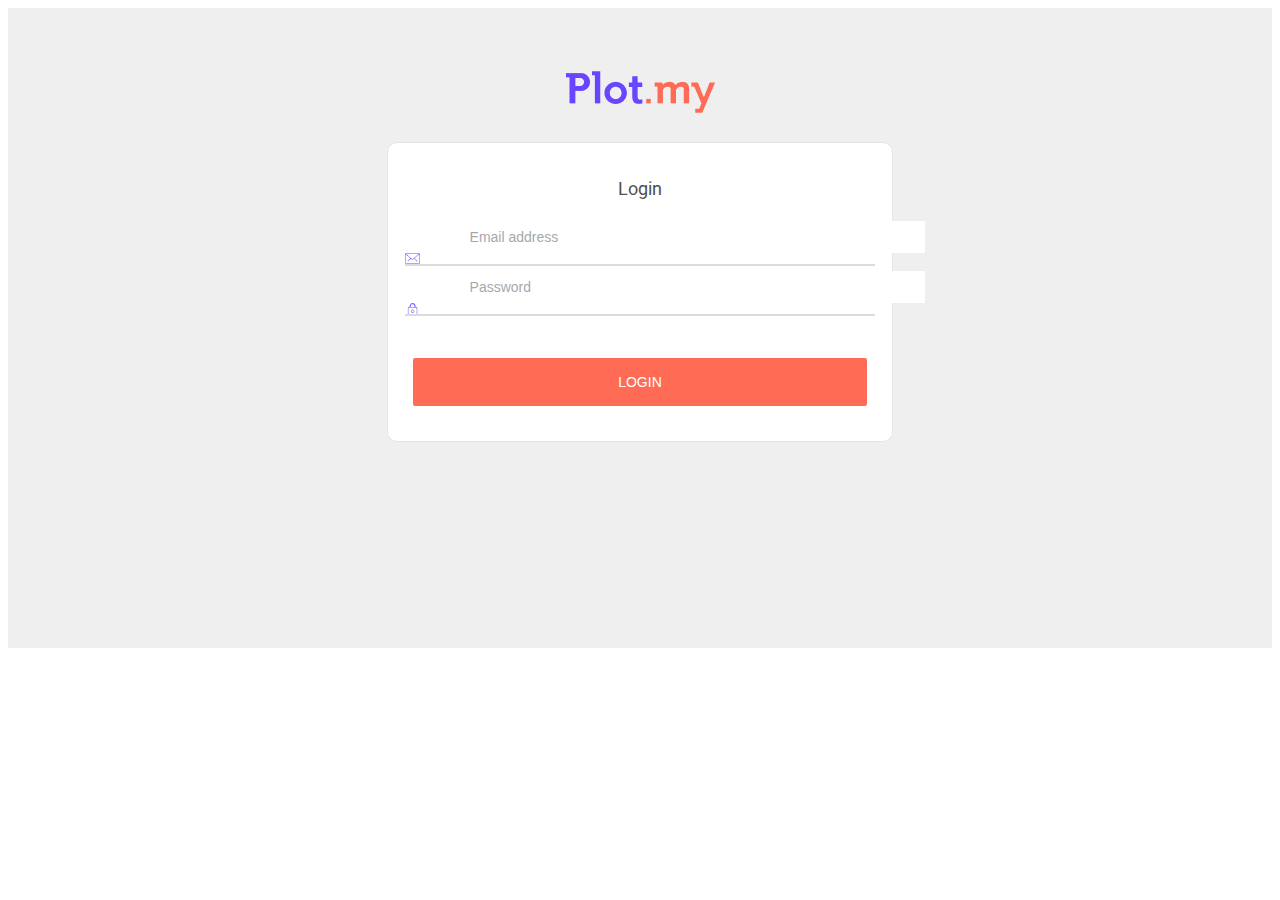
<file: asn03/index.html>
<!doctype html>
<html lang="en">
  <head>
    <!-- Required meta tags -->
    <meta charset="utf-8">
    <meta name="viewport" content="width=device-width, initial-scale=1, shrink-to-fit=no">
 
    <!-- Google Fonts -->
    <link href="https://fonts.googleapis.com/css2?family=Roboto:wght@100;300;400;500;700;900&display=swap" rel="stylesheet">

    <!-- CSS Stylesheets -->
    <link rel="stylesheet" href="https://stackpath.bootstrapcdn.com/bootstrap/4.5.0/css/bootstrap.min.css" integrity="sha384-9aIt2nRpC12Uk9gS9baDl411NQApFmC26EwAOH8WgZl5MYYxFfc+NcPb1dKGj7Sk" crossorigin="anonymous">
    <link rel="stylesheet" href="css/styles.css">

    <title>Login Page</title>
  </head>
  <body>
    <!-- Optional JavaScript -->
    <!-- jQuery first, then Popper.js, then Bootstrap JS -->
    <script src="https://code.jquery.com/jquery-3.5.1.slim.min.js" integrity="sha384-DfXdz2htPH0lsSSs5nCTpuj/zy4C+OGpamoFVy38MVBnE+IbbVYUew+OrCXaRkfj" crossorigin="anonymous"></script>
    <script src="https://cdn.jsdelivr.net/npm/popper.js@1.16.0/dist/umd/popper.min.js" integrity="sha384-Q6E9RHvbIyZFJoft+2mJbHaEWldlvI9IOYy5n3zV9zzTtmI3UksdQRVvoxMfooAo" crossorigin="anonymous"></script>
    <script src="https://stackpath.bootstrapcdn.com/bootstrap/4.5.0/js/bootstrap.min.js" integrity="sha384-OgVRvuATP1z7JjHLkuOU7Xw704+h835Lr+6QL9UvYjZE3Ipu6Tp75j7Bh/kR0JKI" crossorigin="anonymous"></script>
     
    
    
    <section class="form-container">
      <div class="form-logo-align">
        <img class="company-logo" src="images_icons/Group_Logo.png" alt="company-logo">
      </div>
      <div class="form-box">
        <form action='dashboard.html'>
          <p class="form-logo-align-2">Login</p>
          <div class="form-group">
            <img class="form-icon" src="images_icons/Email_Icon.png " alt="email-icon">
            <input type="email" class="form-control form-input-box" placeholder="Email address" required>
          </div>
          <hr class="login-hr">
          <div class="form-group">
            <img class="form-icon-2" src="images_icons/Password_Icon.png" alt="password-icon">
            <input type="password" class="form-control form-input-box" placeholder="Password" required>
          </div>
          <hr class="login-hr">
          <input type="submit" class="btn login-btn" onclick="document.location='dashboard.html'" value="LOGIN">
        </form>    
      </div>

    </section>
  </body>
    
</html>
</file>
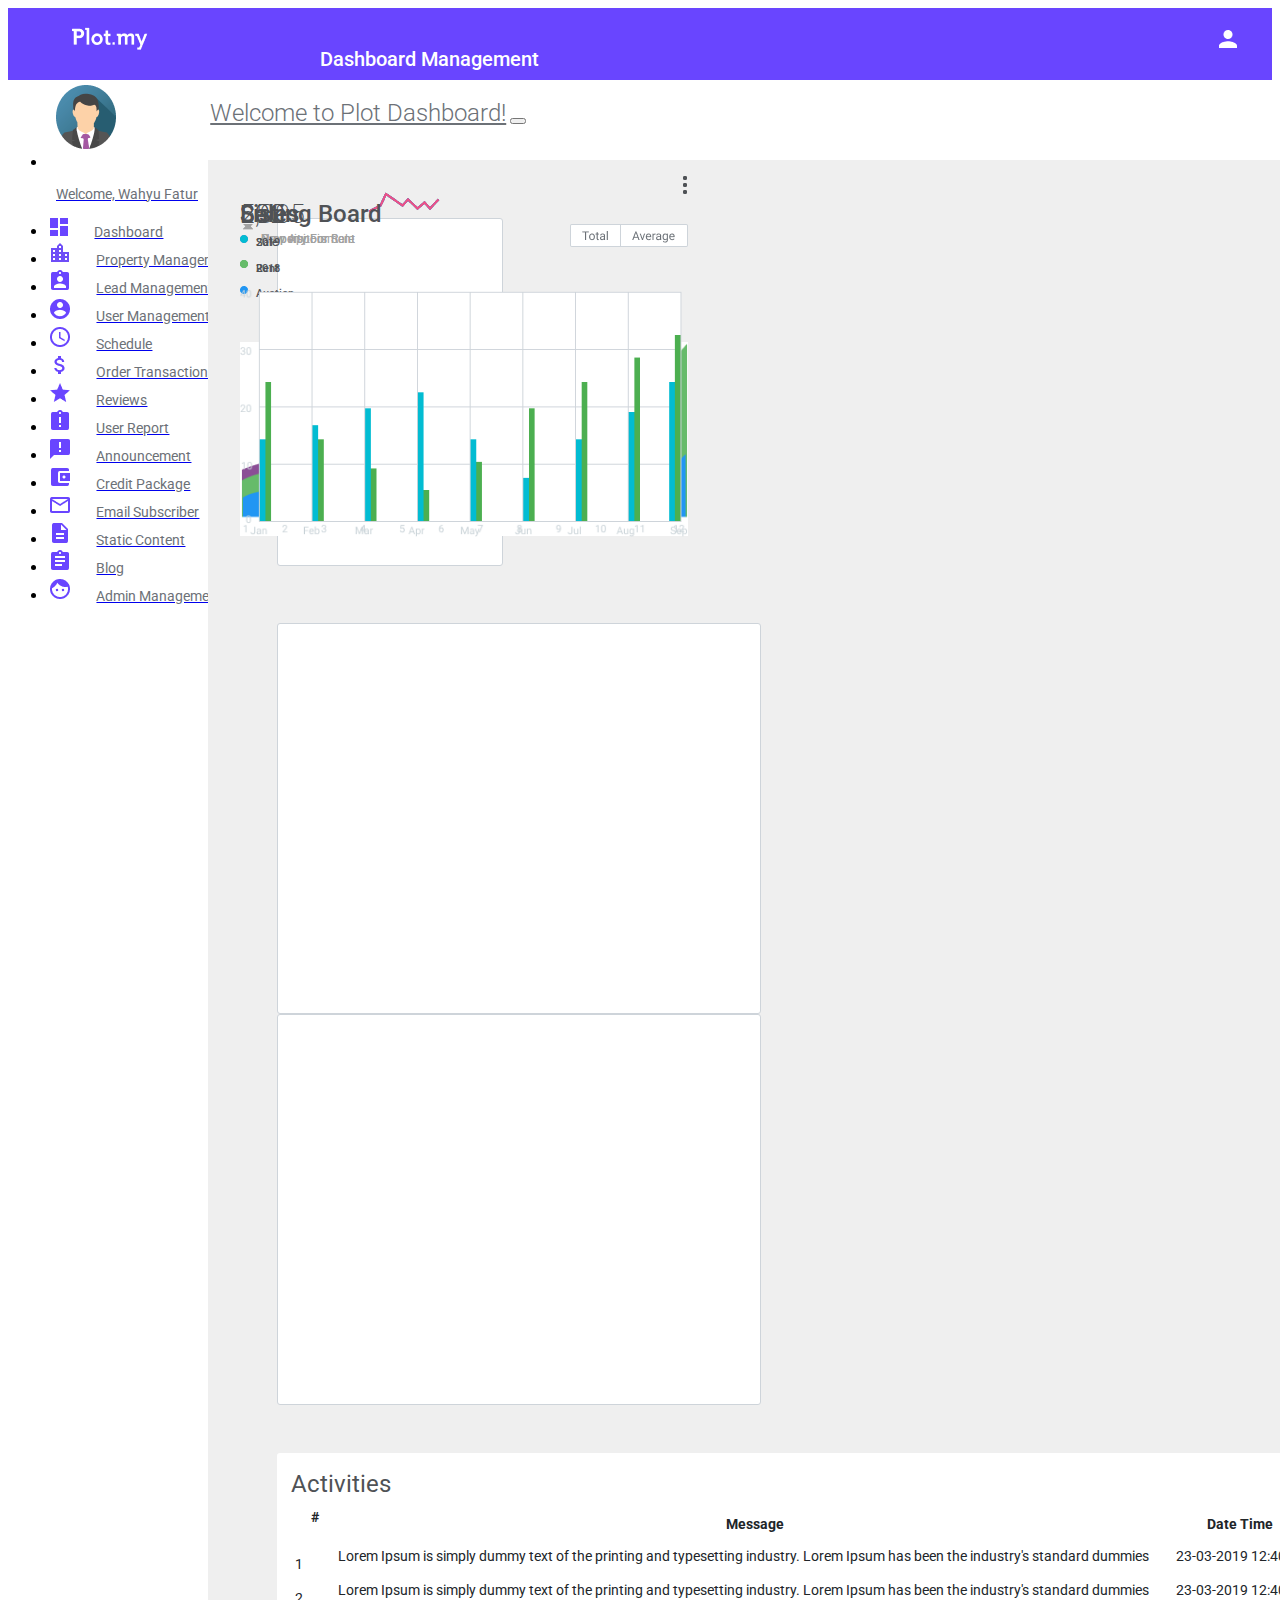
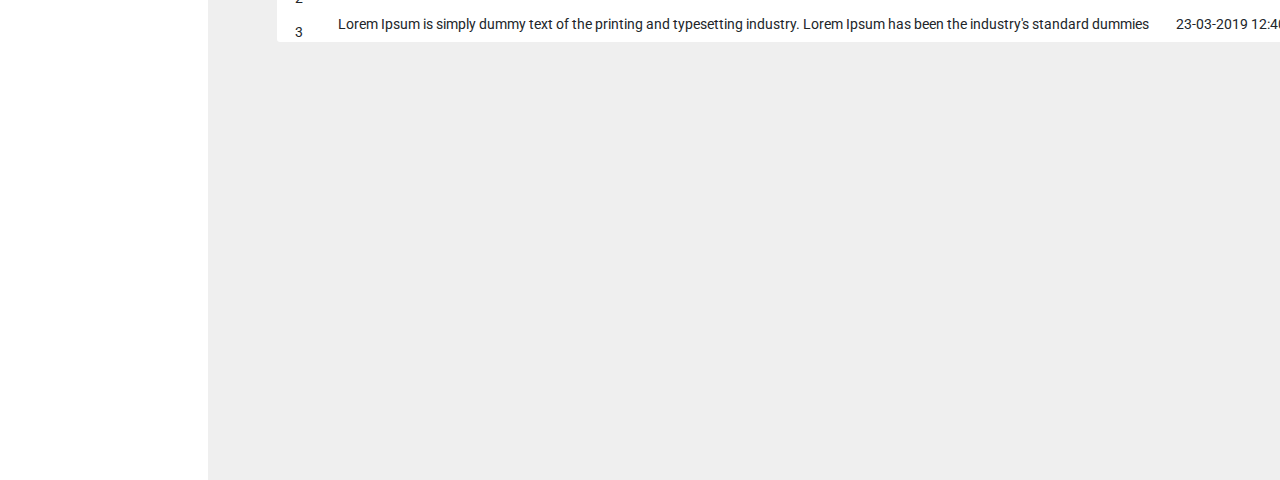
<file: asn04/index.html>
<!doctype html>
<html lang="en">
  <head>
    <!-- Required meta tags -->
    <meta charset="utf-8">
    <meta name="viewport" content="width=device-width, initial-scale=1, shrink-to-fit=no">

    <!-- Google Fonts -->
    <link href="https://fonts.googleapis.com/css2?family=Roboto:wght@100;300;400;500;700;900&display=swap" rel="stylesheet">

    <!-- Bootstrap CSS -->
    <link rel="stylesheet" href="https://stackpath.bootstrapcdn.com/bootstrap/4.5.0/css/bootstrap.min.css" integrity="sha384-9aIt2nRpC12Uk9gS9baDl411NQApFmC26EwAOH8WgZl5MYYxFfc+NcPb1dKGj7Sk" crossorigin="anonymous">
    <link rel="stylesheet" href="css/styles.css">
   
    <title>Dashboard Management</title>

    <!-- Optional JavaScript -->
    <!-- jQuery first, then Popper.js, then Bootstrap JS -->
    <script src="https://code.jquery.com/jquery-3.5.1.slim.min.js" integrity="sha384-DfXdz2htPH0lsSSs5nCTpuj/zy4C+OGpamoFVy38MVBnE+IbbVYUew+OrCXaRkfj" crossorigin="anonymous"></script>
    <script src="https://cdn.jsdelivr.net/npm/popper.js@1.16.0/dist/umd/popper.min.js" integrity="sha384-Q6E9RHvbIyZFJoft+2mJbHaEWldlvI9IOYy5n3zV9zzTtmI3UksdQRVvoxMfooAo" crossorigin="anonymous"></script>
    <script src="https://stackpath.bootstrapcdn.com/bootstrap/4.5.0/js/bootstrap.min.js" integrity="sha384-OgVRvuATP1z7JjHLkuOU7Xw704+h835Lr+6QL9UvYjZE3Ipu6Tp75j7Bh/kR0JKI" crossorigin="anonymous"></script>
  </head>
  <body>
      <section class="dashboard-title">
          <div class="dashboard-title-text-img">
              <img class="dashboard-title-img " src="images_icons/Group Logo.png" alt="company-logo">
              <h3 class="dashboard-title-text">Dashboard Management</h3>
              <img class="dashboard-title-img-2" src="images_icons/_ionicons_svg_md-person.png" alt="user-icon">
          </div>
      </section>
      <section class="dashboard-navbar">
       
          <nav class="navbar navbar-light">
            <a class="navbar-brand" href="#">Welcome to Plot Dashboard!</a>
            <button class="navbar-toggler" type="button" data-toggle="collapse" data-target="#navbarSupportedContent" aria-controls="navbarSupportedContent" aria-expanded="false" aria-label="Toggle navigation">
              <span class="navbar-toggler-icon"></span>
            </button>

            <div class="collapse navbar-collapse dashboard-navbar-container" id="navbarSupportedContent">
              <ul class="navbar-nav mr-auto">
                <li class="nav-item">
                  <a class="nav-link" href="#"><img class="dashboard-navbar-img" src="images_icons/mask.png" alt="mask-icon"><p class="dashboard-navbar-text">Welcome, Wahyu Fatur</p></a>
                </li>    
                <li class="nav-item active">
                  <a class="nav-link active" href="#"><img class="dashboard-navbar-img-2" src="images_icons/icons.png" alt="dashboard-icon"><p class=" dashboard-text">Dashboard</p></a>
                </li>  
                <li class="nav-item">
                  <a class="nav-link" href="#"><img class="dashboard-navbar-img-2" src="images_icons/baseline-location_city-24px.png" alt="property-icon"><p class=" dashboard-text">Property Management</p></a>
                </li>
                <li class="nav-item">
                  <a class="nav-link" href="#"><img class="dashboard-navbar-img-2" src="images_icons/Lead Management.png" alt="lead-management-icon"><p class=" dashboard-text">Lead Management</p></a>
                </li>
                <li class="nav-item">
                  <a class="nav-link" href="#"><img class="dashboard-navbar-img-2" src="images_icons/User Management.png" alt="user-management-icon"><p class=" dashboard-text">User Management</p></a>
                </li>
                <li class="nav-item">  
                  <a class="nav-link" href="#"><img class="dashboard-navbar-img-2" src="images_icons/Schedule.png" alt="schedule-icon"><p class=" dashboard-text">Schedule</p></a>
                </li>
                <li class="nav-item">  
                  <a class="nav-link" href="#"><img class="dashboard-navbar-img-2" src="images_icons/Order Transaction.png" alt="order-transaction-icon"><p class=" dashboard-text">Order Transaction</p></a>
                </li>
                <li class="nav-item">  
                  <a class="nav-link" href="#"><img class="dashboard-navbar-img-2" src="images_icons/baseline-star-24px.png" alt="star-icon"><p class=" dashboard-text">Reviews</p></a>
                </li>
                <li class="nav-item">  
                  <a class="nav-link" href="#"><img class="dashboard-navbar-img-2" src="images_icons/baseline-assignment_late-24px.png" alt="assignment-icon"><p class=" dashboard-text">User Report</p></a>
                </li>
                <li class="nav-item">  
                  <a class="nav-link" href="#"><img class="dashboard-navbar-img-2" src="images_icons/Announcement.png" alt="annoucemrnt-icon"><p class=" dashboard-text">Announcement</p></a>
                </li>
                <li class="nav-item">
                  <a class="nav-link" href="#"><img class="dashboard-navbar-img-2" src="images_icons/baseline-account_balance_wallet-24px.png" alt="wallet-icon"><p class=" dashboard-text">Credit Package</p></a>
                </li>
                <li class="nav-item">
                  <a class="nav-link" href="#"><img class="dashboard-navbar-img-2" src="images_icons/Email Subscriber.png" alt="email-icon"><p class=" dashboard-text">Email Subscriber</p></a>
                </li>
                <li class="nav-item">
                  <a class="nav-link" href="#"><img class="dashboard-navbar-img-2" src="images_icons/baseline-description-24px.png" alt="static-icon"><p class=" dashboard-text">Static Content</p></a>
                </li>  
                <li class="nav-item">
                  <a class="nav-link" href="#"><img class="dashboard-navbar-img-2" src="images_icons/Blog.png" alt="blog-icon"><p class=" dashboard-text">Blog</p></a>
                </li>  
                <li class="nav-item">
                  <a class="nav-link" href="#"><img class="dashboard-navbar-img-2" src="images_icons/Admin management.png" alt="admin-management-icon"><p class=" dashboard-text">Admin Management</p></a>
                  
                </li>
              </ul>
            </div>    

          </nav>
        
      </section>
      <section class="colored-section">
        <section class="navbar-white-section">
          
        </section>
        <section class="dashboard-data">
          <div class="row">
            
            <div class="col-lg-3 col-md-6 dashboard-data-align-1">
              <div class="white-section-1">
                <p class="dashboard-data-heading dashboard-data-title-1">350</p>
                <img class="dashboard-data-img-1" src="images_icons/Vector(2).png" alt="graph-img">
                <img class="dashboard-data-icon-1" src="images_icons/Vector.png" alt="upward-icon">
                <p class="dashboard-data-text dashboard-data-sen-1">New visitors</p>
              </div>
            </div>
            
            <div class="col-lg-3 col-md-6 dashboard-data-align-2">
              <div class="white-section-1">
                <p class="dashboard-data-heading dashboard-data-title-1">2,935</p>
                <img class="dashboard-data-img-1" src="images_icons/Vector(5).png" alt="graph-img">
                <img class="dashboard-data-icon-1" src="images_icons/Vector(1).png" alt="downward-icon">
                <p class="dashboard-data-text dashboard-data-sen-1">New Appoinment</p>
              </div>
            </div>
           
            <div class="col-lg-3 col-md-6 dashboard-data-align-3">
              <div class="white-section-1">
                <p class="dashboard-data-heading dashboard-data-title-1">592</p>
                <img class="dashboard-data-img-1" src="images_icons/Vector(4).png" alt="graph-img">
                <img class="dashboard-data-icon-1" src="images_icons/Vector.png" alt="upward-icon">
                <p class="dashboard-data-text dashboard-data-sen-1">Property For Sale</p>
              </div>
            </div>
            
            <div class="col-lg-3 col-md-6 dashboard-data-align-4">
              <div class="white-section-1">
                <p class="dashboard-data-heading dashboard-data-title-1">890</p>
                <img class="dashboard-data-img-1" src="images_icons/Vector(3).png" alt="graph-img">
                <img class="dashboard-data-icon-1" src="images_icons/Vector.png" alt="upward-icon">
                <p class="dashboard-data-text dashboard-data-sen-1">Property For Rent</p>
              </div>
            </div>  
          </div>
        </section>

        <section class="dashboard-graph">
          <div class="row">
            <div class="col-lg-6">
              <div class="white-section-5">
                <p class="dashboard-graph-heading-1">Listing Board</p>
                <img class="dashboard-graph-img-1" src="images_icons/Group 5.png" alt="graph-img">
                <img class="dashboard-graph-icon-1" src="images_icons/Group 4.png" alt="graph-icon">
                <img class="dashboard-graph-detail-1" src="images_icons/Group 2.png" alt="graph-detail">
                <ul class="dashboard-graph-list-1">
                  <li><img class="dashboard-graph-dot-icon-1" src="images_icons/Ellipse.png" alt="dot-icon"><p class="dashboard-graph-text-1">Sale</p></li>
                  <li><img class="dashboard-graph-dot-icon-1" src="images_icons/Ellipse(4).png" alt="dot-icon"><p class="dashboard-graph-text-1">Rent</p></li>
                  <li><img class="dashboard-graph-dot-icon-1" src="images_icons/Ellipse(2).png" alt="dot-icon"><p class="dashboard-graph-text-1">Auction</p></li>
                </ul>
              </div>  
            </div>
            <div class="col-lg-6 dashboard-graph-align-1">
              <div class="white-section-5">
                <p class="dashboard-graph-heading-1">Sales</p>
                <img class="dashboard-graph-img-2" src="images_icons/bar chart.png" alt="bar-graph">
                <img class="dashboard-graph-icon-1" src="images_icons/Group 4.png" alt="graph-icon">
              </div>  
              <ul class="dashboard-graph-list-1">
                <li><img class="dashboard-graph-dot-icon-1" src="images_icons/Ellipse(5).png" alt="dot-icon"><p class="dashboard-graph-text-1">2019</p></li>
                <li><img class="dashboard-graph-dot-icon-1" src="images_icons/Ellipse(1).png" alt="dot-icon"><p class="dashboard-graph-text-1">2018</p></li>
              </ul>
            </div>
          </div>
        </section>

        
        <section class="dashboard-table">
          <div class="white-section-6">
            <p class="table-title">Activities</p>
            <table class="table table-borderless table-hover">
              <thead>
             
                <tr>
                  <th style="padding: 0; padding-bottom: 0.8rem;" scope="col">#</th>
                  <th scope="col">Message</th>
                  <th scope="col">Date Time</th>
                </tr>
              </thead>
              <tbody> 
                <tr>
                  <td style="padding: 0; padding-top: 1rem; padding-right: 2rem;">1</td>
                  <td style="width: 110rem;">Lorem Ipsum is simply dummy text of the printing and typesetting industry. Lorem Ipsum has been the industry's standard dummies</td>
                  <td style="width: 15rem;">23-03-2019 12:40</td>
                </tr>
                <tr>
                  <td style="padding: 0;  padding-top: 1rem; padding-right: 2rem;">2</td>
                  <td>Lorem Ipsum is simply dummy text of the printing and typesetting industry. Lorem Ipsum has been the industry's standard dummies</td>
                  <td>23-03-2019 12:40</td>
                </tr>
                <tr>
                  <td style="padding: 0;  padding-top: 1rem; padding-right: 2rem;">3</td>
                  <td>Lorem Ipsum is simply dummy text of the printing and typesetting industry. Lorem Ipsum has been the industry's standard dummies</td>
                  <td>23-03-2019 12:40</td>
                </tr>
              </tbody>
            </table>
          </div>  
        </section>
      </section>
  </body>
</html>
</file>
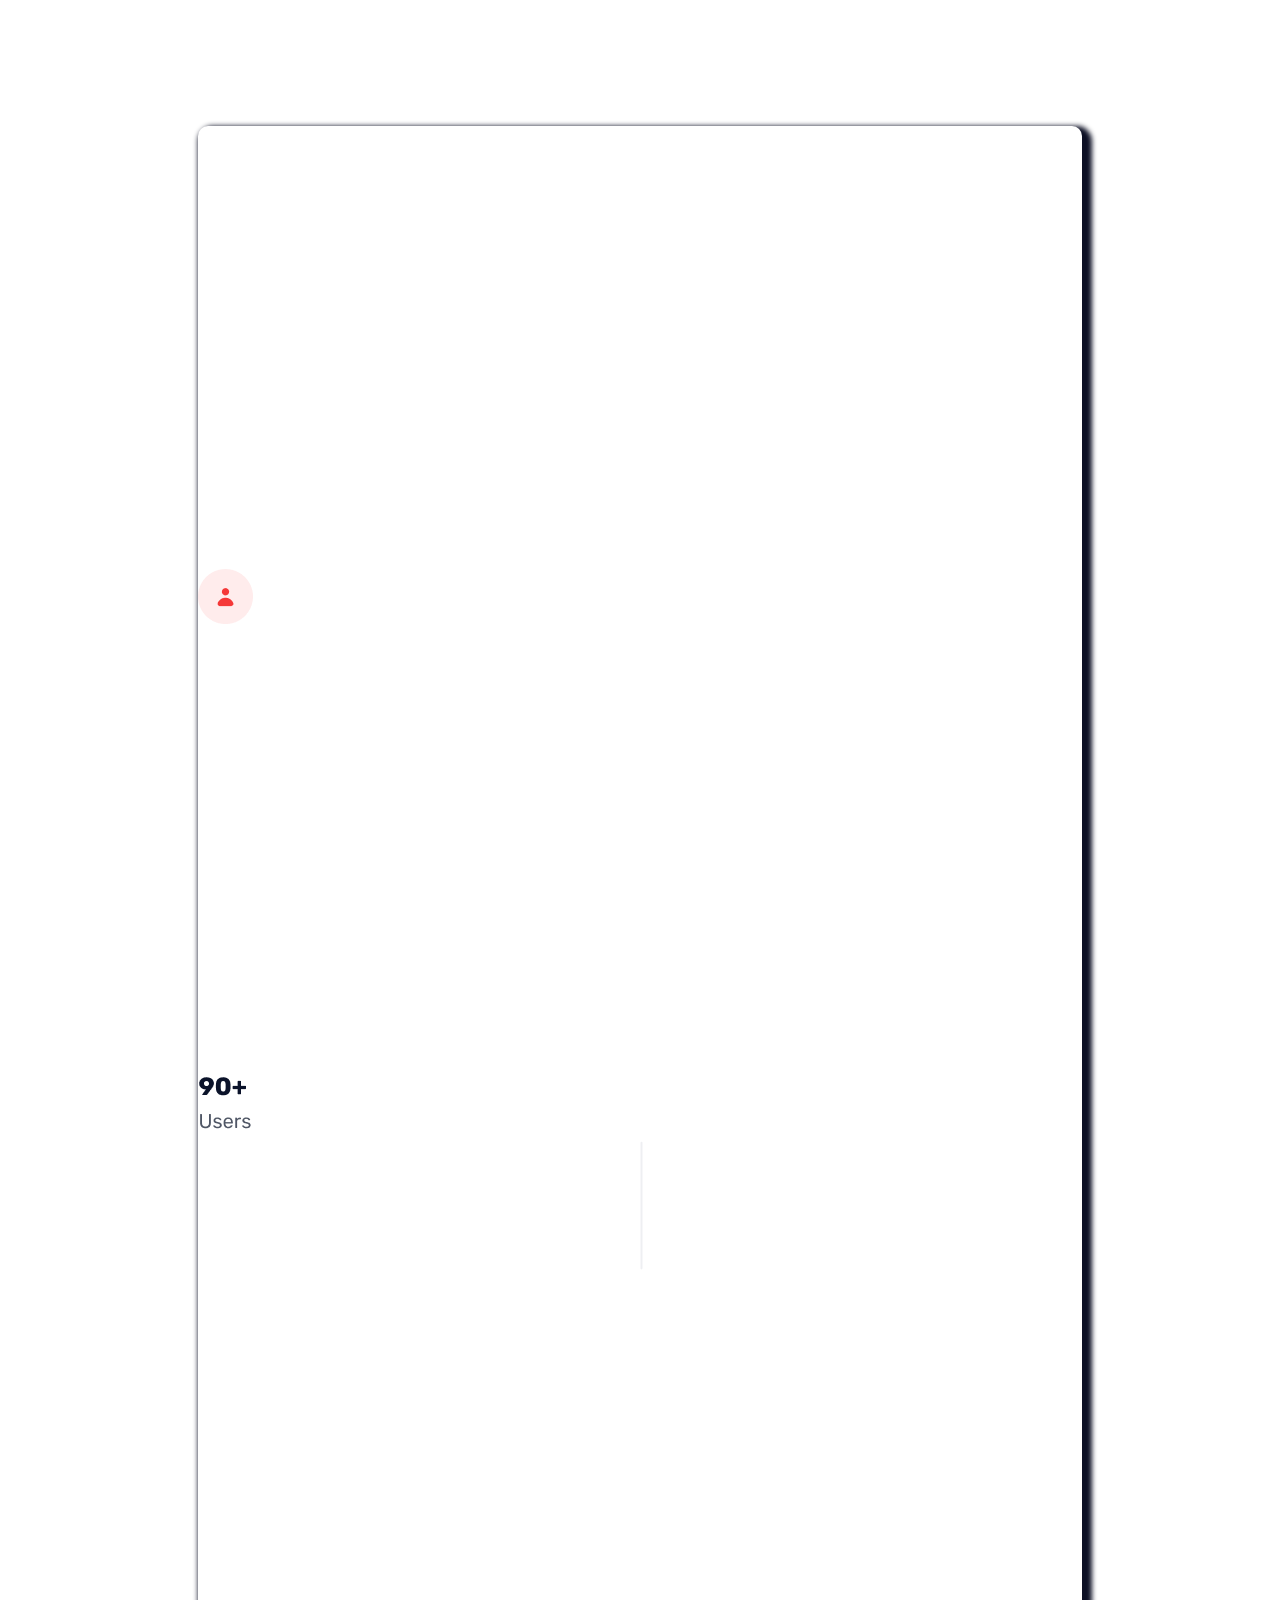
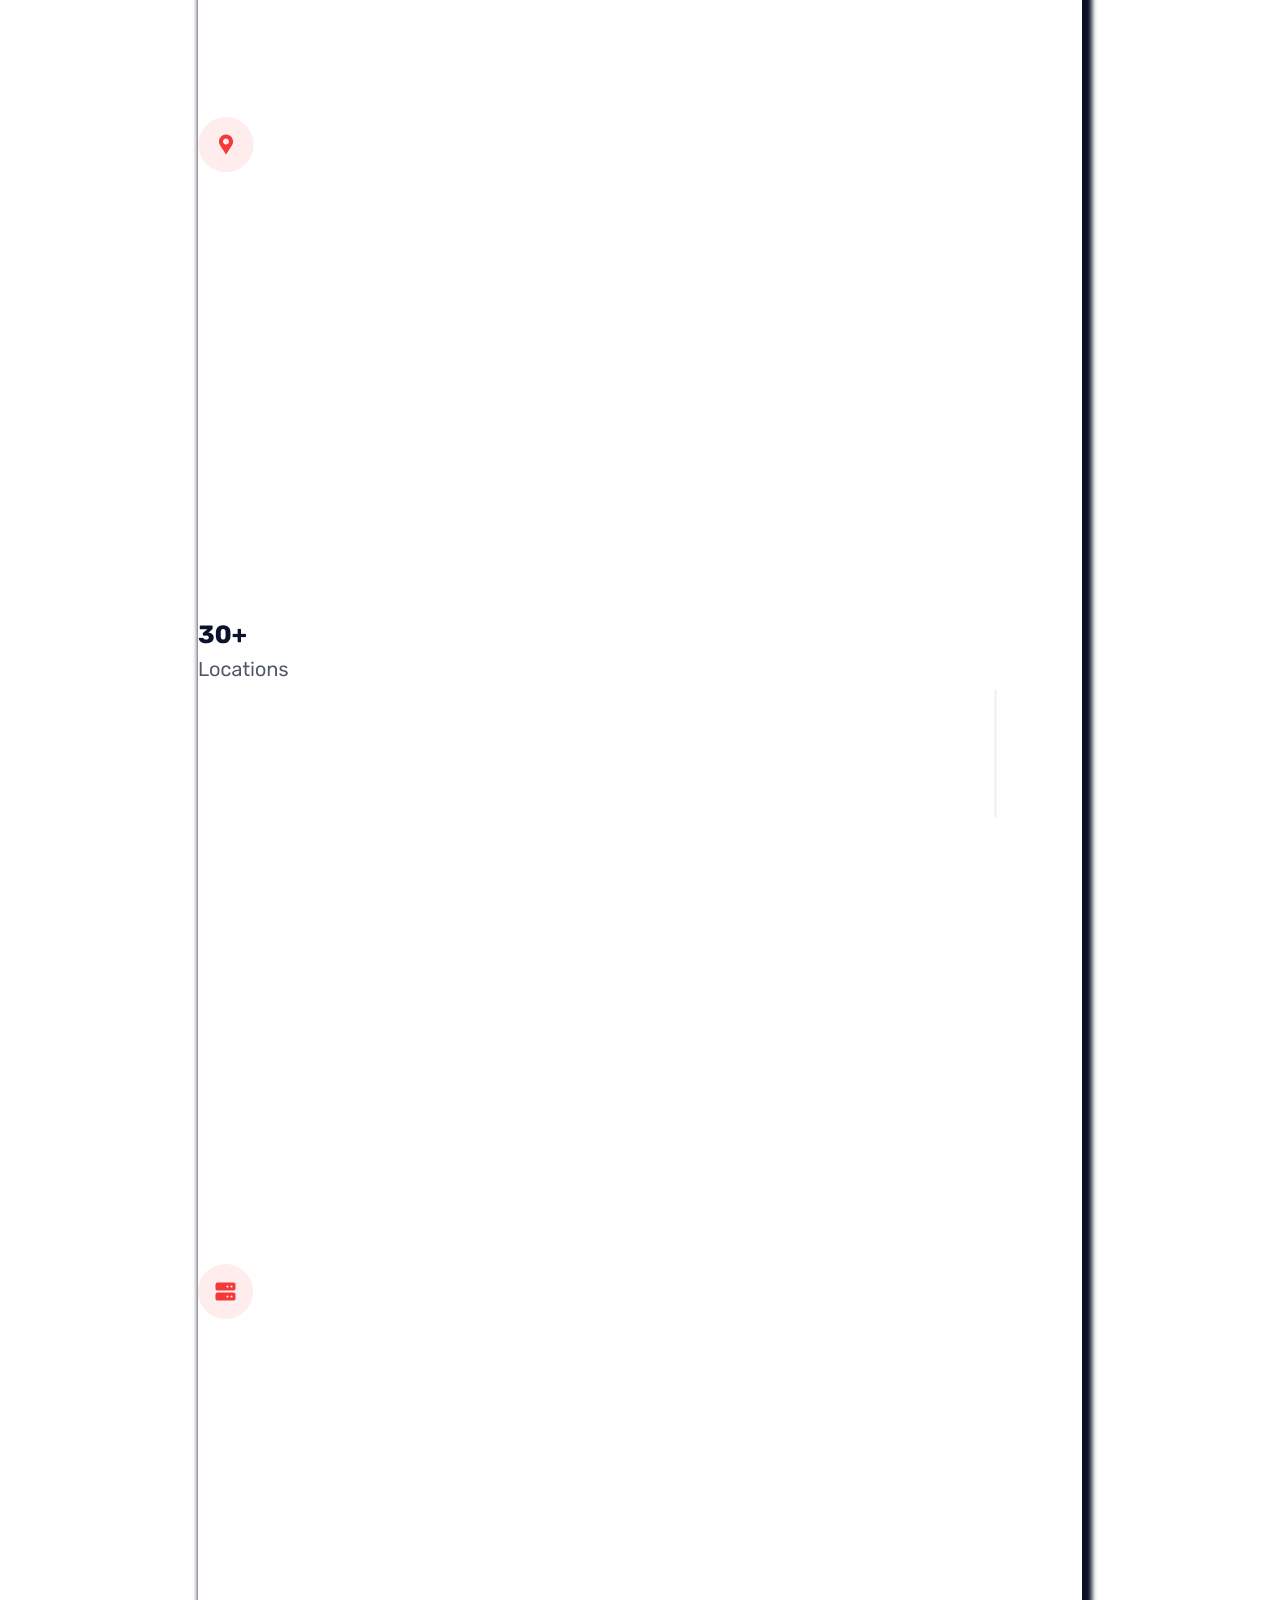
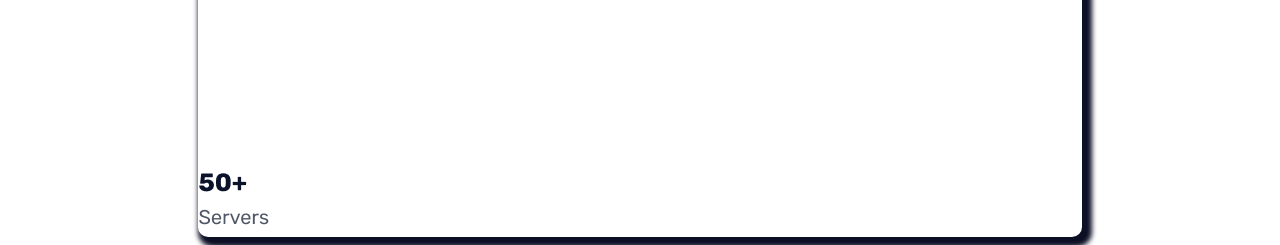
<file: asn02/index_practice.html>
<!doctype html>
<html lang="en">
  <head>
    <!-- Required meta tags -->
    <meta charset="utf-8">
    <meta name="viewport" content="width=device-width, initial-scale=1, shrink-to-fit=no">

    <!-- Google Fonts -->
    <link href="https://fonts.googleapis.com/css2?family=Rubik:wght@300;400;500;700;900&display=swap" rel="stylesheet">

    <!-- CSS Stylesheets-->
    <link rel="stylesheet" href="https://stackpath.bootstrapcdn.com/bootstrap/4.5.0/css/bootstrap.min.css" integrity="sha384-9aIt2nRpC12Uk9gS9baDl411NQApFmC26EwAOH8WgZl5MYYxFfc+NcPb1dKGj7Sk" crossorigin="anonymous">
    <link rel="stylesheet" href="css/styles_practice.css">

    <title>LaslesVPN</title>
    <link rel="icon" href="images/company_logo.png">
  </head>
  <body>
       
       <section class="">
           <div class="row title-icons-container">
                <div class="col-lg-2">

                </div>
                <div class="col-lg-1 title-icon-margin">
                    <img class="title-icon-margin-2" src="images/user.png" alt="user-icon">
                </div>
                <div class="col-lg-1 title-icon-setting">
                    <img class="title-icon-setting-2" src="images/Group_1.png" alt="user-group-icon">
                </div>    
                <div class="col-lg-1 title-margin-ver-line">
                    <img class="title-margin-ver-line-2" src="images/Vector_14.png" alt="vertical-line">
                </div>    
                <div class="col-lg-1 title-icon-margin">   
                    <img class="title-icon-margin-2" src="images/location.png" alt="location-icon">
                </div>    
                <div class="col-lg-1 title-icon-setting">
                    <img class="title-icon-setting-2" src="images/Group_2.png" alt="location-group-icon">
                </div>
                <div class="col-lg-1 title-margin-ver-line">    
                    <img class="title-margin-ver-line-2 title-margin-ver-line-3" src="images/Vector_15.png" alt="vertical-line">
                </div>
                <div class="col-lg-1 title-icon-margin">    
                    <img class="title-icon-margin-2" src="images/Server.png" alt="server-icon">
                </div>    
                <div class="col-lg-1 title-icon-setting">     
                    <img class="title-icon-setting-2" src="images/Group_3.png" alt="user-group-icon">
                </div>
                <div class="col-lg-2">

                </div>

           </div>
       </section>
  </body>
</html>
</file>
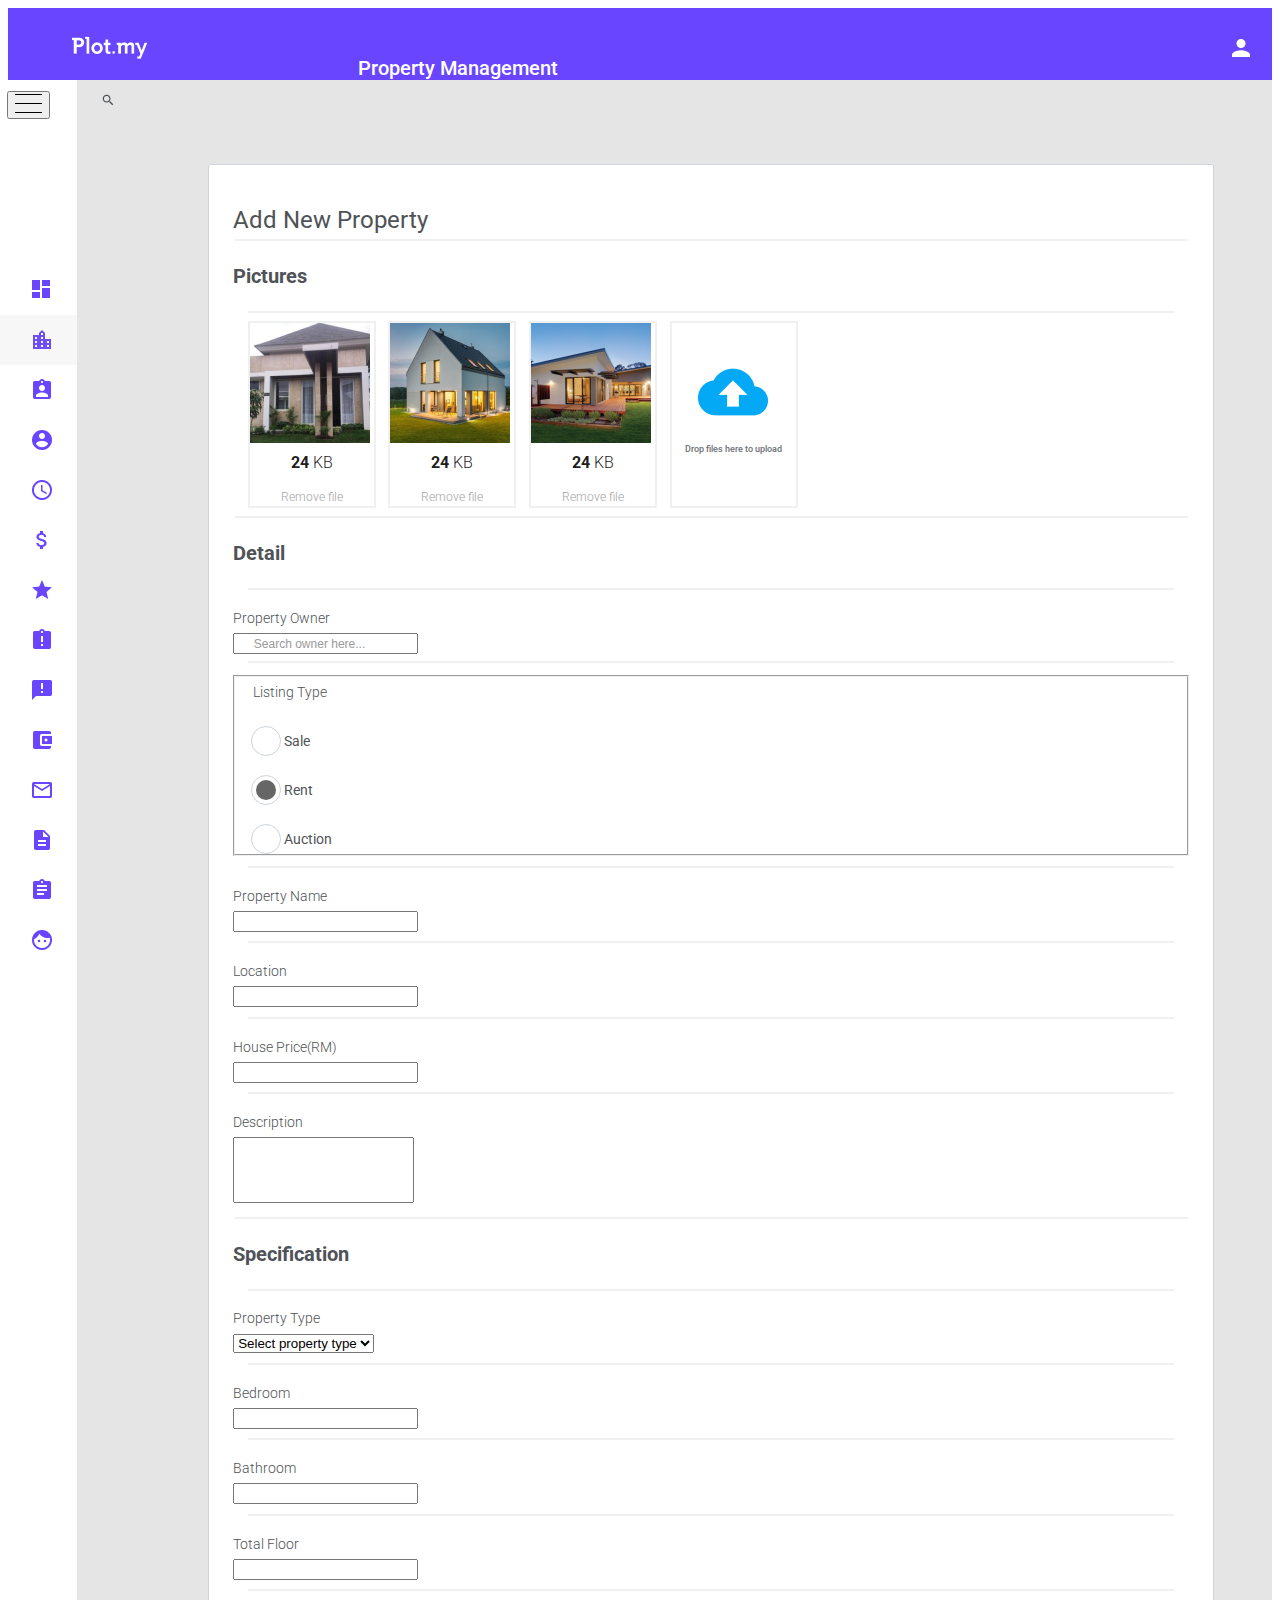
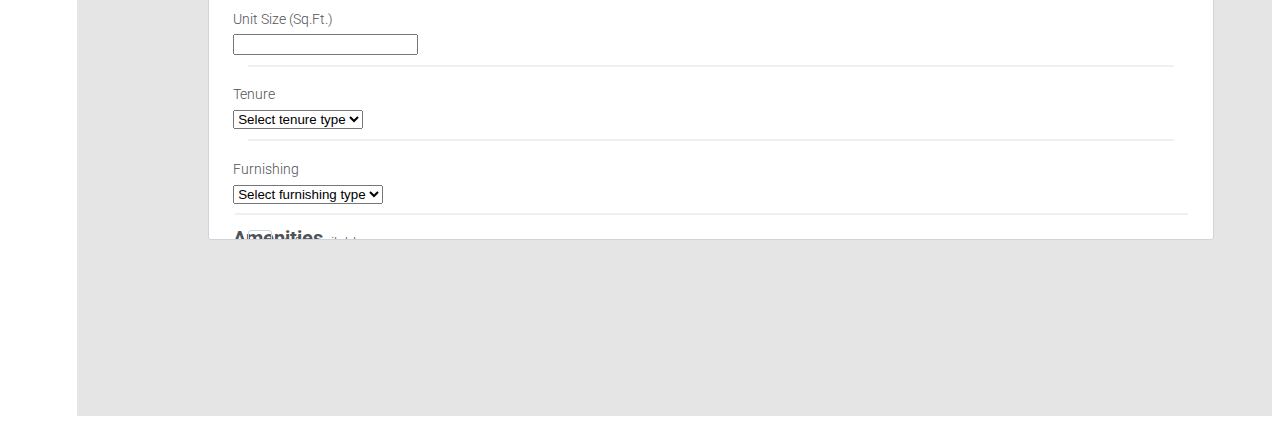
<file: asn03/add_new_property.html>
<!doctype html>
<html lang="en">
  <head>
    <!-- Required meta tags -->
    <meta charset="utf-8">
    <meta name="viewport" content="width=device-width, initial-scale=1, shrink-to-fit=no">

    <!-- Google Fonts -->
    <link href="https://fonts.googleapis.com/css2?family=Roboto:wght@100;300;400;500;700;900&display=swap" rel="stylesheet">

    <!-- Bootstrap CSS -->
    <link rel="stylesheet" href="https://stackpath.bootstrapcdn.com/bootstrap/4.5.0/css/bootstrap.min.css" integrity="sha384-9aIt2nRpC12Uk9gS9baDl411NQApFmC26EwAOH8WgZl5MYYxFfc+NcPb1dKGj7Sk" crossorigin="anonymous">
    <link rel="stylesheet" href="css/styles.css">
   
    <title>Property Management</title>

    

    <!-- Optional JavaScript -->
    <!-- jQuery first, then Popper.js, then Bootstrap JS -->
    <script src="https://code.jquery.com/jquery-3.5.1.slim.min.js" integrity="sha384-DfXdz2htPH0lsSSs5nCTpuj/zy4C+OGpamoFVy38MVBnE+IbbVYUew+OrCXaRkfj" crossorigin="anonymous"></script>
    <script src="https://cdn.jsdelivr.net/npm/popper.js@1.16.0/dist/umd/popper.min.js" integrity="sha384-Q6E9RHvbIyZFJoft+2mJbHaEWldlvI9IOYy5n3zV9zzTtmI3UksdQRVvoxMfooAo" crossorigin="anonymous"></script>
    <script src="https://stackpath.bootstrapcdn.com/bootstrap/4.5.0/js/bootstrap.min.js" integrity="sha384-OgVRvuATP1z7JjHLkuOU7Xw704+h835Lr+6QL9UvYjZE3Ipu6Tp75j7Bh/kR0JKI" crossorigin="anonymous"></script>
    
  </head>

   <body>
        <section class="dashboard-title">
            <div class="dashboard-title-text-img">
                <img class="dashboard-title-img " src="images_icons/Group Logo.png" alt="company-logo">
                <h3 class="dashboard-title-text">Property Management</h3>
                <img class="dashboard-title-img-2" src="images_icons/_ionicons_svg_md-person.png" alt="user-icon">
            </div>
        </section>
        <section class="dashboard-navbar">
        
            <nav  id="menu" class="menu dashboard-navbar-detail">
                
                <div id="mynav-2">
                <ul class="" style="list-style: none; text-decoration: none;" >
                    <li class="">
                    <a href="#" style="text-decoration: none;" class=""><img class="dashboard-navbar-img" src="images_icons/mask.png" alt="mask-icon"><p class="dashboard-navbar-text">Welcome, Wahyu Fatur</p></a>
                    </li>    
                    <li class="btn-3" onclick="document.location='dashboard.html'">
                    <a style="text-decoration: none;" class=""><img class="dashboard-navbar-img-2" src="images_icons/icons.png" alt="dashboard-icon"><p class="dashboard-text">Dashboard</p></a>
                    </li>  
                    <li class="btn-3 active-3">
                    <a style="text-decoration: none;" class="" href="#"><img class="dashboard-navbar-img-2" src="images_icons/baseline-location_city-24px.png" alt="property-icon"><p class="dashboard-text ">Property Management</p></a>
                    </li>
                    <li class="btn-3">
                    <a style="text-decoration: none;" class="" href="#"><img class="dashboard-navbar-img-2" src="images_icons/Lead Management.png" alt="lead-management-icon"><p class="dashboard-text ">Lead Management</p></a>
                    </li>
                    <li class="btn-3">
                    <a style="text-decoration: none;" class="" href="#"><img class="dashboard-navbar-img-2" src="images_icons/User Management.png" alt="user-management-icon"><p class="dashboard-text ">User Management</p></a>
                    </li>
                    <li class="btn-3">  
                    <a style="text-decoration: none;" class="" href="#"><img class="dashboard-navbar-img-2" src="images_icons/Schedule.png" alt="schedule-icon"><p class="dashboard-text ">Schedule</p></a>
                    </li>
                    <li class="btn-3">  
                    <a style="text-decoration: none;" class="" href="#"><img class="dashboard-navbar-img-2" src="images_icons/Order Transaction.png" alt="order-transaction-icon"><p class="dashboard-text ">Order Transaction</p></a>
                    </li>
                    <li class="btn-3">  
                    <a style="text-decoration: none;" class="" href="#"><img class="dashboard-navbar-img-2" src="images_icons/baseline-star-24px.png" alt="star-icon"><p class="dashboard-text ">Reviews</p></a>
                    </li>
                    <li class="btn-3">  
                    <a style="text-decoration: none;" class="" href="#"><img class="dashboard-navbar-img-2" src="images_icons/baseline-assignment_late-24px.png" alt="assignment-icon"><p class="dashboard-text ">User Report</p></a>
                    </li>
                    <li class="btn-3">  
                    <a style="text-decoration: none;" class="" href="#"><img class="dashboard-navbar-img-2" src="images_icons/Announcement.png" alt="annoucemrnt-icon"><p class="dashboard-text ">Announcement</p></a>
                    </li>
                    <li class="btn-3">
                    <a style="text-decoration: none;" class="" href="#"><img class="dashboard-navbar-img-2" src="images_icons/baseline-account_balance_wallet-24px.png" alt="wallet-icon"><p class="dashboard-text ">Credit Package</p></a>
                    </li>
                    <li class="btn-3">
                    <a style="text-decoration: none;" class="" href="#"><img class="dashboard-navbar-img-2" src="images_icons/Email Subscriber.png" alt="email-icon"><p class="dashboard-text ">Email Subscriber</p></a>
                    </li>
                    <li class="btn-3">
                    <a style="text-decoration: none;" class="" href="#"><img class="dashboard-navbar-img-2" src="images_icons/baseline-description-24px.png" alt="static-icon"><p class="dashboard-text ">Static Content</p></a>
                    </li>  
                    <li class="btn-3">
                    <a style="text-decoration: none;" class="" href="#"><img class="dashboard-navbar-img-2" src="images_icons/Blog.png" alt="blog-icon"><p class="dashboard-text ">Blog</p></a>
                    </li>  
                    <li class="btn-3">
                    <a style="text-decoration: none;" class="" href="#"><img class="dashboard-navbar-img-2" src="images_icons/Admin management.png" alt="admin-management-icon"><p class="dashboard-text ">Admin Management</p></a>
                    
                    </li>
                </ul>
                </div>    
        
            </nav>
            
        </section>  

    
        <header class="fixed-header">
            <button class="btn btn-hamburger js-slideout-toggle" id="but"><img class="" src="images_icons/Group 18.png" alt="hamburger-button"></button>
        </header>  
        <main id="main"  class="panel property-management-main" style="display: flex;">   
            <section class="" >  
                  <nav id="mynav" class="dashboard-icons-list">
                      <ul style="list-style: none;" id="ul1">
                      
                          <li class="btn-2" onclick="document.location='dashboard.html'">
                          <a class=""><img class="dashboard-icons-list-img" src="images_icons/icons.png" alt="dashboard-icon"></a>
                          </li>
                          <li class="btn-2 active-2">
                          <a class="" href="#"><img class="dashboard-icons-list-img" src="images_icons/baseline-location_city-24px.png" alt="property-icon"></a>
                          </li>
                          <li class="btn-2">
                          <a class="" href="#"><img class="dashboard-icons-list-img" src="images_icons/Lead Management.png" alt="lead-management-icon"></a>
                          </li>
                          <li class="btn-2">
                          <a class="" href="#"><img class="dashboard-icons-list-img" src="images_icons/User Management.png" alt="user-management-icon"></a>
                          </li>
                          <li class="btn-2">  
                          <a class="" href="#"><img class="dashboard-icons-list-img" src="images_icons/Schedule.png" alt="schedule-icon"></a>
                          </li>
                          <li class="btn-2">  
                          <a class="" href="#"><img class="dashboard-icons-list-img" src="images_icons/Order Transaction.png" alt="order-transaction-icon"></a>
                          </li>
                          <li class="btn-2">  
                          <a class="" href="#"><img class="dashboard-icons-list-img" src="images_icons/baseline-star-24px.png" alt="star-icon"></a>
                          </li>
                          <li class="btn-2">  
                          <a class="" href="#"><img class="dashboard-icons-list-img" src="images_icons/baseline-assignment_late-24px.png" alt="assignment-icon"></a>
                          </li>
                          <li class="btn-2">  
                          <a class="" href="#"><img class="dashboard-icons-list-img" src="images_icons/Announcement.png" alt="annoucemrnt-icon"></a>
                          </li>
                          <li class="btn-2">
                          <a class="" href="#"><img class="dashboard-icons-list-img" src="images_icons/baseline-account_balance_wallet-24px.png" alt="wallet-icon"></a>
                          </li>
                          <li class="btn-2">
                          <a class="" href="#"><img class="dashboard-icons-list-img" src="images_icons/Email Subscriber.png" alt="email-icon"></a>
                          </li>
                          <li class="btn-2">
                          <a class="" href="#"><img class="dashboard-icons-list-img" src="images_icons/baseline-description-24px.png" alt="static-icon"></a>
                          </li>  
                          <li class="btn-2">
                          <a class="" href="#"><img class="dashboard-icons-list-img" src="images_icons/Blog.png" alt="blog-icon"></a>
                          </li>  
                          <li class="btn-2">
                          <a class="" href="#"><img class="dashboard-icons-list-img" src="images_icons/Admin management.png" alt="admin-management-icon"></a>
                          
                          </li>
                      </ul>
                  </nav> 
            </section>  

            <section class="add-new-property-section">
                <div class="property-management-white-section" style="overflow: auto;">
                    <form>
                        <p class="property-management-table-title">Add New Property</p>
                        <hr class="property-management-table-hr">

                        <div class="add-new-property-pictures">
                            <p class="add-new-property-heading">Pictures</p>
                            <hr class="add-new-property-hr">
                            <div style="display: flex;">
                                <div class="add-new-property-pictures-container" style="margin-left: 0.9rem;">
                                    <img src="images_icons/Rectangle.png" alt="house-img">
                                    <p class="add-new-property-pictures-heading">24 <span style="font-weight: 300;">KB</span></p>
                                    <p class="add-new-property-pictures-text">Remove file</p>
                                </div>
                                <div class="add-new-property-pictures-container">    
                                    <img src="images_icons/Rectangle(1).png" alt="house-img">
                                    <p class="add-new-property-pictures-heading">24 <span style="font-weight: 300;">KB</span></p>
                                    <p class="add-new-property-pictures-text">Remove file</p>
                                </div>
                                <div class="add-new-property-pictures-container add-new-property-pictures-container-2">    
                                    <img src="images_icons/Rectangle(2).png" alt="house-img">
                                    <p class="add-new-property-pictures-heading">24 <span style="font-weight: 300;">KB</span></p>
                                    <p class="add-new-property-pictures-text">Remove file</p>
                                </div>
                                <div class="add-new-property-pictures-container add-new-property-pictures-container-3">    
                                    <img class="add-new-property-pictures-img" src="images_icons/baseline-cloud_upload-24px.png" alt="cloud-img">
                                    <p class="add-new-property-pictures-text-2">Drop files here to upload</p>
                                </div>
                            </div>    
                            <hr class="property-management-table-hr">
                        </div>
                        <div class="add-new-property-detail">
                            <p class="add-new-property-heading">Detail</p>
                            <hr class="add-new-property-hr" style="margin-bottom: 0.8rem;">
                            <div class="form-group row">
                                <label for="inputserch" class="add-new-property-detail-label col-sm-2 col-form-label">Property Owner</label>
                                <div class="col-sm-5">
                                  <img class="add-new-property-detail-serch-icon" src="images_icons/Search tabel admin.png" alt="serch-icon">  
                                  <input  type="search" class="form-control add-new-property-detail-text" id="inputserch" placeholder="     Search owner here...">
                                </div>
                            </div>
                            <hr class="add-new-property-hr" style="margin-top: 0.4rem; margin-bottom: 0.8rem;">
                          <fieldset class="form-group" style="padding: 0% 1rem;">
                                <div class="row">
                                  <legend class="col-form-label col-sm-2 pt-0 add-new-property-detail-label">Listing Type</legend>
                                  <div class="col-sm-5">
                                        <div class="form-check form-check-inline">
                                            <input class="form-check-input add-new-property-detail-radio-button" type="radio" id="Radios1">
                                            <label class="form-check-label add-new-property-detail-radio-label" for="Radios1">
                                                Sale
                                            </label>
                                        </div>
                                        <div class="form-check form-check-inline">
                                            <input class="form-check-input add-new-property-detail-radio-button" type="radio" id="Radios2" checked>
                                            <label class="form-check-label add-new-property-detail-radio-label" for="Radios2">
                                                Rent
                                            </label>
                                        </div>
                                        <div class="form-check form-check-inline">
                                            <input class="form-check-input add-new-property-detail-radio-button" type="radio" id="Radios3">
                                            <label class="form-check-label add-new-property-detail-radio-label" for="Radios3">
                                                Auction
                                            </label>
                                        </div>
                                   </div>
                                </div>
                           </fieldset>
                           <hr class="add-new-property-hr" style="margin-top: 0.6rem; margin-bottom: 0.8rem;">
                              <div class="form-group row">
                                  <label for="inputtext1" class="add-new-property-detail-label col-sm-2 col-form-label">Property Name</label>
                                    <div class="col-sm-7">
                                      <input  type="text" class="form-control " id="inputtext1">
                                    </div>
                              </div>
                            <hr class="add-new-property-hr" style="margin-top: 0.6rem; margin-bottom: 0.8rem;">
                                <div class="form-group row">
                                    <label for="inputtext2" class="add-new-property-detail-label col-sm-2 col-form-label">Location</label>
                                    <div class="col-sm-7">
                                        <input  type="text" class="form-control " id="inputtext2">
                                    </div>
                                </div>
                            <hr class="add-new-property-hr" style="margin-top: 0.6rem; margin-bottom: 0.8rem;">    
                            <div class="form-group row">
                                <label for="inputtext3" class="add-new-property-detail-label col-sm-2 col-form-label">House Price(RM)</label>
                                <div class="col-sm-7">
                                    <input  type="text" class="form-control " id="inputtext3">
                                </div>
                            </div>
                            <hr class="add-new-property-hr" style="margin-top: 0.6rem; margin-bottom: 0.8rem;">    
                            <div class="form-group row">
                                <label for="inputtext4" class="add-new-property-detail-label col-sm-2 col-form-label">Description</label>
                                <div class="col-sm-7">
                                    <textarea  type="text" class="form-control" id="inputtext4" rows="4" style="resize: none;"></textarea>
                                </div>
                            </div>
                            <hr class="property-management-table-hr" style="margin-top: 0.6rem;">   
                        </div>
                        
                        <div class="add-new-property-spec">
                            <p class="add-new-property-heading">Specification</p>
                            <hr class="add-new-property-hr" style="margin-bottom: 0.8rem;">
                            <div class="form-group row">
                                <label for="Select1" class="add-new-property-detail-label col-sm-2 col-form-label">Property Type</label>
                                <div class="col-sm-7">
                                    <select class="form-control" id="Select1">
                                    <option>Select property type</option>
                                    <option>Select property type</option>
                                    <option>Select property type</option>
                                    <option>Select property type</option>
                                    </select>
                                </div>    
                            </div>    
                            <hr class="add-new-property-hr" style="margin-top: 0.6rem; margin-bottom: 0.8rem;">    
                            <div class="form-group row">
                                <label for="inputtext5" class="add-new-property-detail-label col-sm-2 col-form-label">Bedroom</label>
                                <div class="col-sm-7">
                                    <input  type="text" class="form-control " id="inputtext5">
                                </div>
                            </div>
                            <hr class="add-new-property-hr" style="margin-top: 0.6rem; margin-bottom: 0.8rem;">   
                            <div class="form-group row">
                                <label for="inputtext6" class="add-new-property-detail-label col-sm-2 col-form-label">Bathroom</label>
                                <div class="col-sm-7">
                                    <input  type="text" class="form-control " id="inputtext6">
                                </div>
                            </div>
                            <hr class="add-new-property-hr" style="margin-top: 0.6rem; margin-bottom: 0.8rem;">   
                            <div class="form-group row">
                                <label for="inputtext7" class="add-new-property-detail-label col-sm-2 col-form-label">Total Floor</label>
                                <div class="col-sm-7">
                                    <input  type="text" class="form-control " id="inputtext7">
                                </div>
                            </div>
                            <hr class="add-new-property-hr" style="margin-top: 0.6rem; margin-bottom: 0.8rem;">   
                            <div class="form-group row">
                                <label for="inputtext8" class="add-new-property-detail-label col-sm-2 col-form-label">Unit Size (Sq.Ft.)</label>
                                <div class="col-sm-7">
                                    <input  type="text" class="form-control " id="inputtext8">
                                </div>
                            </div>
                            <hr class="add-new-property-hr" style="margin-top: 0.6rem; margin-bottom: 0.8rem;">   
                            <div class="form-group row">
                                <label for="Select2" class="add-new-property-detail-label col-sm-2 col-form-label">Tenure</label>
                                <div class="col-sm-7">
                                    <select class="form-control" id="Select2">
                                    <option>Select tenure type</option>
                                    <option>Select tenure type</option>
                                    <option>Select tenure type</option>
                                    <option>Select tenure type</option>
                                    </select>
                                </div>    
                            </div>    
                            <hr class="add-new-property-hr" style="margin-top: 0.6rem; margin-bottom: 0.8rem;">    
                            <div class="form-group row">
                                <label for="Select3" class="add-new-property-detail-label col-sm-2 col-form-label">Furnishing</label>
                                <div class="col-sm-7">
                                    <select class="form-control" id="Select3">
                                    <option>Select furnishing type</option>
                                    <option>Select furnishing type</option>
                                    <option>Select furnishing type</option>
                                    <option>Select furnishing type</option>
                                    </select>
                                </div>    
                            </div>    
                            <hr class="property-management-table-hr" style="margin-top: 0.6rem;">   
                        </div>
                        <div class="add-new-property-amenities">
                            <p class="add-new-property-heading add-new-property-amenities-heading">Amenities</p>
                            <div class="add-new-property-amenities-container">
                                <div class="form-group row" style="margin-left: 0.7rem;">
                                    <div class="col-sm-2">
                                        
                                    </div>
                                    <div class="col-sm-12 col-md-5 col-lg-3" style="margin: 0rem; padding: 0%;">
                                    <div class="form-check add-new-property-amenities-checkbox" style="padding: 0%;">
                                        <input class="form-check-input" type="checkbox" id="Check1">
                                        <label class="form-check-label add-new-property-amenities-checkbox-label" for="Check1">
                                           <span> Lift Available</span>
                                        </label>
                                    </div>
                                    </div>
                                    <div class="col-sm-12 col-md-5 col-lg-3" style="margin: 0rem; padding: 0%;">
                                        <div class="form-check add-new-property-amenities-checkbox" style="padding: 0%;">
                                            <input class="form-check-input" type="checkbox" id="Check2">
                                            <label class="form-check-label add-new-property-amenities-checkbox-label" for="Check2">
                                                <span> Children's Play Area </span>
                                            </label>
                                        </div>
                                    </div>
                                </div>
                                <div class="form-group row" style="margin-left: 0.7rem;">
                                    <div class="col-sm-2">
                                        
                                    </div>
                                    <div class="col-sm-12 col-md-5 col-lg-3" style="margin: 0rem; padding: 0%;">
                                        <div class="form-check add-new-property-amenities-checkbox" style="padding: 0%;">
                                            <input class="form-check-input" type="checkbox" id="Check3">
                                            <label class="form-check-label" for="Check3">
                                              <span> Swimming Pool</span>
                                            </label>
                                        </div>
                                    </div>
                                    <div class="col-sm-12 col-md-5 col-lg-3" style="margin: 0rem; padding: 0%;">
                                        <div class="form-check add-new-property-amenities-checkbox" style="padding: 0%;">
                                            <input class="form-check-input" type="checkbox" id="Check4">
                                            <label class="form-check-label" for="Check4">
                                                <span> Indoor Games</span>
                                            </label>
                                        </div>
                                    </div>
                                </div>
                                <div class="form-group row" style="margin-left: 0.7rem;">
                                    <div class="col-sm-2">
                                        
                                    </div>
                                    <div class="col-sm-12 col-md-5 col-lg-3" style="margin: 0rem; padding: 0%;">
                                        <div class="form-check add-new-property-amenities-checkbox" style="padding: 0%;">
                                            <input class="form-check-input" type="checkbox" id="Check5">
                                            <label class="form-check-label" for="Check5">
                                              <span> 24x7 Security</span>
                                            </label>
                                        </div>
                                    </div>
                                    <div class="col-sm-12 col-md-5 col-lg-3" style="margin: 0rem; padding: 0%;">
                                        <div class="form-check add-new-property-amenities-checkbox" style="padding: 0%;">
                                            <input class="form-check-input" type="checkbox" id="Check6">
                                            <label class="form-check-label" for="Check6">
                                                <span> Gymnasium</span>
                                            </label>
                                        </div>
                                    </div>
                                </div>
                                <div class="form-group row" style="margin-left: 0.7rem;">
                                    <div class="col-sm-2">
                                        
                                    </div>
                                    <div class="col-sm-12 col-md-5 col-lg-3" style="margin: 0rem; padding: 0%;">
                                        <div class="form-check add-new-property-amenities-checkbox" style="padding: 0%;">
                                            <input class="form-check-input" type="checkbox" id="Check7">
                                            <label class="form-check-label" for="Check7">
                                              <span> Car Parking</span>
                                            </label>
                                        </div>
                                    </div>
                                    <div class="col-sm-12 col-md-5 col-lg-3" style="margin: 0rem; padding: 0%;">
                                        <div class="form-check add-new-property-amenities-checkbox" style="padding: 0%;">
                                            <input class="form-check-input" type="checkbox" id="Check8">
                                            <label class="form-check-label" for="Check8">
                                                <span> Sport Facilty</span>
                                            </label>
                                        </div>
                                    </div>
                                </div>
                                <div class="form-group row" style="margin-left: 0.7rem;">
                                    <div class="col-sm-2">
                                        
                                    </div>
                                    <div class="col-sm-12 col-md-5 col-lg-3" style="margin: 0rem; padding: 0%;">
                                        <div class="form-check add-new-property-amenities-checkbox" style="padding: 0%;">
                                            <input class="form-check-input" type="checkbox" id="Check9">
                                            <label class="form-check-label" for="Check9">
                                              <span> Near LRT/ MRT/KTM/BRT</span>
                                            </label>
                                        </div>
                                    </div>
                                    <div class="col-sm-12 col-md-5 col-lg-3" style="margin: 0rem; padding: 0%;">
                                        <div class="form-check add-new-property-amenities-checkbox" style="padding: 0%;">
                                            <input class="form-check-input" type="checkbox" id="Check10">
                                            <label class="form-check-label" for="Check10">
                                                <span> Pet Friendly</span>
                                            </label>
                                        </div>
                                    </div>
                                </div>
                            </div>    
                        </div>
                        <hr class="property-management-table-hr" style="margin-top: 1.4rem; margin-bottom: 0.4rem;">
                        
                   
                    </form>
                    
                    <div class="add-new-property-button">
                        <button class="btn add-new-property-button-2" onclick="document.location='property_management.html'"><img src="images_icons/Vector(7).png" alt="left-arrow-icon" style="padding-right: 0.2rem;"> Back</button>
                        <button class="btn add-new-property-button-3" onclick="document.location='detail_property.html'"><img src="images_icons/baseline-check-24px.png" alt="check-icon"> Submit</button>
                    </div>   
                
                  
                    
                </div>    
            </section>
        </main>  
        
        <script src="js/slideout.js"></script>
        <script>
            var slideout = new Slideout({
            'panel': document.getElementById('main'),
            'menu': document.getElementById('menu'),
            'padding': 256,
            'tolerance': 70
            });
    
            document.querySelector('.js-slideout-toggle').addEventListener('click', function() {
            slideout.toggle();
            });
    
            // fixed-button
            var fixed = document.querySelector('.fixed-header');
            
            slideout.on('translate', function(translated) {
            fixed.style.transform = 'translateX(' + translated + 'px)';
            });
    
            slideout.on('beforeopen', function () {
            fixed.style.transition = 'transform 300ms ease';
            fixed.style.transform = 'translateX(256px)';
            });
    
            slideout.on('beforeclose', function () {
            fixed.style.transition = 'transform 300ms ease';
            fixed.style.transform = 'translateX(0px)';
            });
    
            slideout.on('open', function () {
            fixed.style.transition = '';
            });
    
            slideout.on('close', function () {
            fixed.style.transition = '';
            });
    
            // This Below Action Happn When User Click Hamburger Button.
            $(document).ready(function(){
            $("#but").click(function(){
                $("#ul1").toggleClass("hide-nav");
                $(".property-management-main").toggleClass("property-management-main-2");
                $(".add-new-property-section").toggleClass("add-new-property-section-2");
                $("html, body").toggleClass("scroll-section");
            });
            });
        </script>
    
        <script>
            // Add active class to the current button (highlight it)
            var header = document.getElementById("mynav");
            var btns = header.getElementsByClassName("btn-2");
            for (var i = 0; i < btns.length; i++) {
            btns[i].addEventListener("click", function() {
            var current = document.getElementsByClassName("active-2");
            if (current.length > 0) { 
                current[0].className = current[0].className.replace(" active-2", "");
            }
            this.className += " active-2";
            });
            }
    
    
            // Add active class to the current button (highlight it)
            var header = document.getElementById("mynav-2");
            var btns = header.getElementsByClassName("btn-3");
            for (var i = 0; i < btns.length; i++) {
            btns[i].addEventListener("click", function() {
            var current = document.getElementsByClassName("active-3");
            if (current.length > 0) { 
                current[0].className = current[0].className.replace(" active-3", "");
            }
            this.className += " active-3";
            });
            }
        </script>
    </body>
</html>
</file>
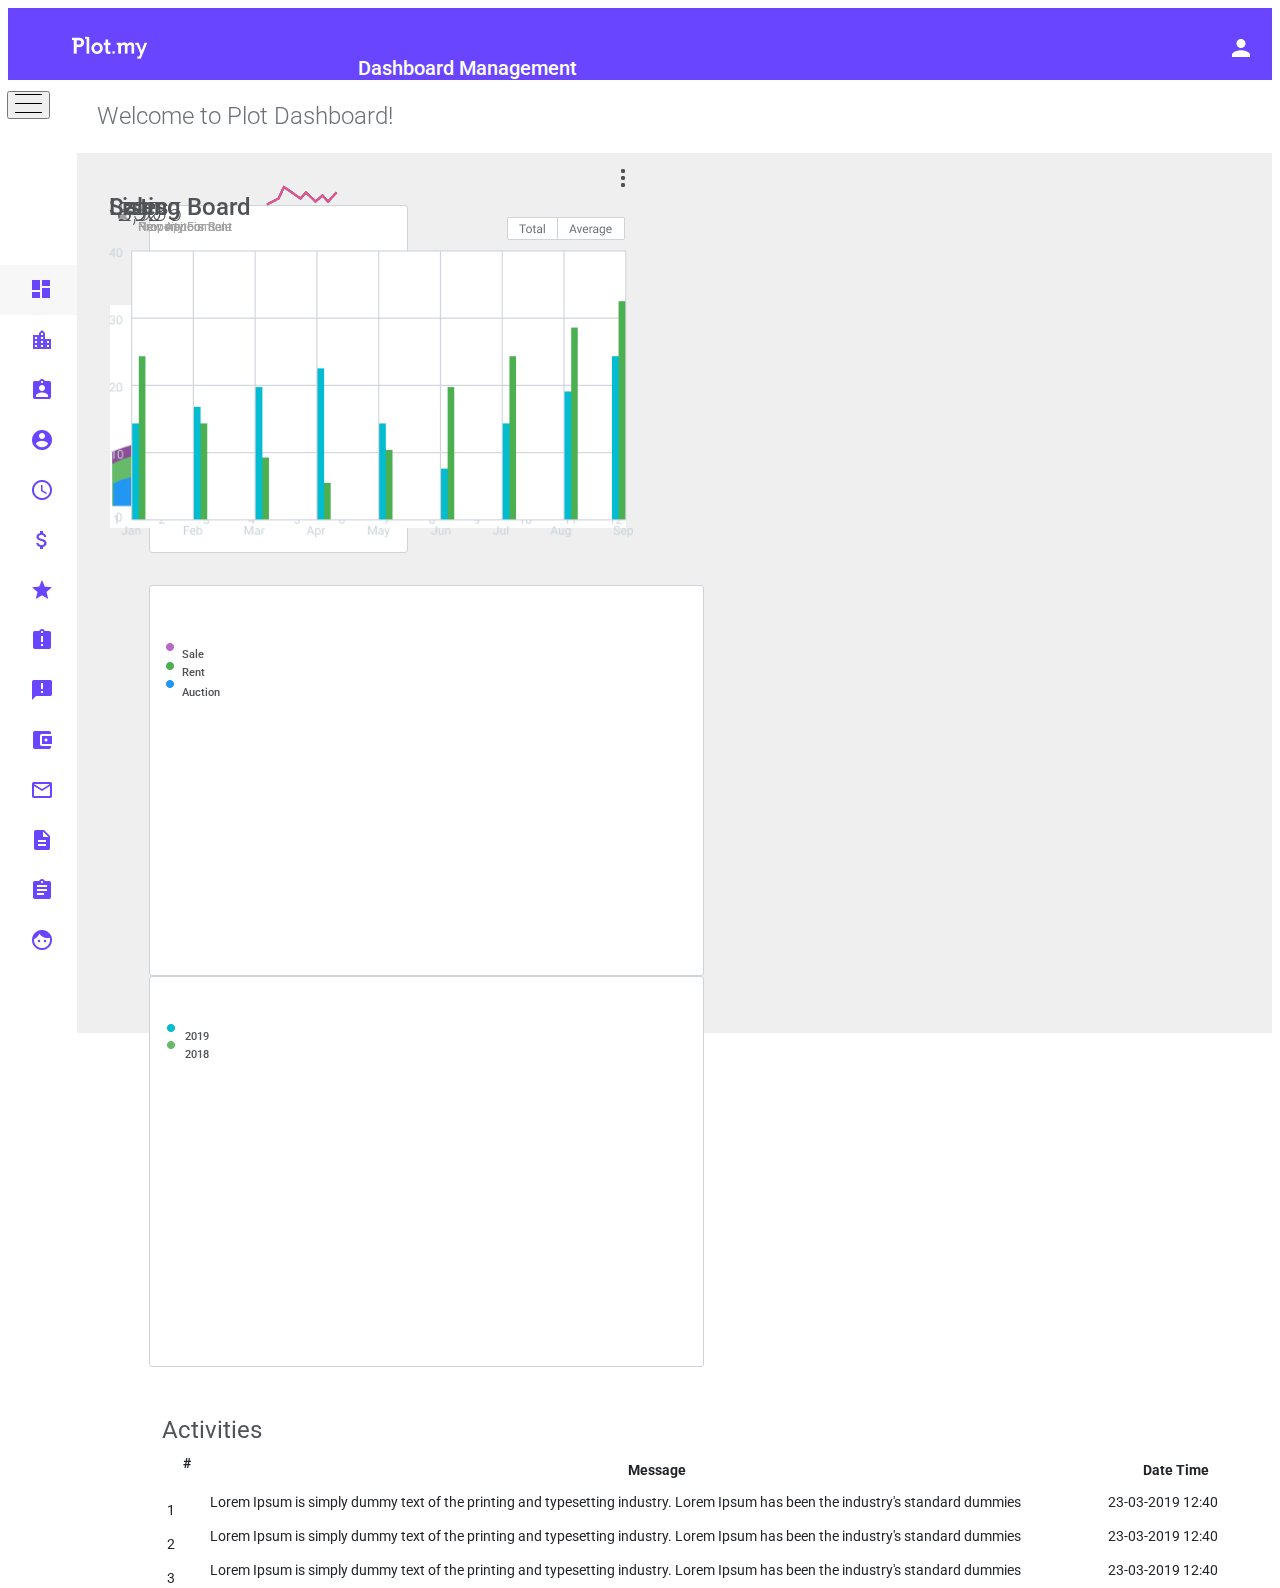
<file: asn03/dashboard.html>
<!doctype html>
<html lang="en">
  <head>
    <!-- Required meta tags -->
    <meta charset="utf-8">
    <meta name="viewport" content="width=device-width, initial-scale=1, shrink-to-fit=no">

    <!-- Google Fonts -->
    <link href="https://fonts.googleapis.com/css2?family=Roboto:wght@100;300;400;500;700;900&display=swap" rel="stylesheet">

    <!-- Bootstrap CSS -->
    <link rel="stylesheet" href="https://stackpath.bootstrapcdn.com/bootstrap/4.5.0/css/bootstrap.min.css" integrity="sha384-9aIt2nRpC12Uk9gS9baDl411NQApFmC26EwAOH8WgZl5MYYxFfc+NcPb1dKGj7Sk" crossorigin="anonymous">
    <link rel="stylesheet" href="css/styles.css">
   
    <title>Dashboard Management</title>

    

    <!-- Optional JavaScript -->
    <!-- jQuery first, then Popper.js, then Bootstrap JS -->
    <script src="https://code.jquery.com/jquery-3.5.1.slim.min.js" integrity="sha384-DfXdz2htPH0lsSSs5nCTpuj/zy4C+OGpamoFVy38MVBnE+IbbVYUew+OrCXaRkfj" crossorigin="anonymous"></script>
    <script src="https://cdn.jsdelivr.net/npm/popper.js@1.16.0/dist/umd/popper.min.js" integrity="sha384-Q6E9RHvbIyZFJoft+2mJbHaEWldlvI9IOYy5n3zV9zzTtmI3UksdQRVvoxMfooAo" crossorigin="anonymous"></script>
    <script src="https://stackpath.bootstrapcdn.com/bootstrap/4.5.0/js/bootstrap.min.js" integrity="sha384-OgVRvuATP1z7JjHLkuOU7Xw704+h835Lr+6QL9UvYjZE3Ipu6Tp75j7Bh/kR0JKI" crossorigin="anonymous"></script>

  </head>
   <body>
      <section class="dashboard-title">
          <div class="dashboard-title-text-img">
              <img class="dashboard-title-img " src="images_icons/Group Logo.png" alt="company-logo">
              <h3 class="dashboard-title-text">Dashboard Management</h3>
              <img class="dashboard-title-img-2" src="images_icons/_ionicons_svg_md-person.png" alt="user-icon">
          </div>
      </section>
      <section class="dashboard-navbar">
       
        <nav  id="menu" class="menu dashboard-navbar-detail">
          
          <div id="mynav-2">
            <ul class="" style="list-style: none; text-decoration: none;" >
              <li class="">
                <a style="text-decoration: none;" class="" href="#"><img class="dashboard-navbar-img" src="images_icons/mask.png" alt="mask-icon"><p class="dashboard-navbar-text">Welcome, Wahyu Fatur</p></a>
              </li>    
              <li class="btn-3 active-3">
                <a style="text-decoration: none;" class="" href="#"><img class="dashboard-navbar-img-2" src="images_icons/icons.png" alt="dashboard-icon"><p class="dashboard-text">Dashboard</p></a>
              </li>  
              <li class="btn-3" onclick="document.location='property_management.html'">
                <a style="text-decoration: none;" class=""><img class="dashboard-navbar-img-2" src="images_icons/baseline-location_city-24px.png" alt="property-icon"><p class="dashboard-text ">Property Management</p></a>
              </li>
              <li class="btn-3">
                <a style="text-decoration: none;" class="" href="#"><img class="dashboard-navbar-img-2" src="images_icons/Lead Management.png" alt="lead-management-icon"><p class="dashboard-text ">Lead Management</p></a>
              </li>
              <li class="btn-3">
                <a style="text-decoration: none;" class="" href="#"><img class="dashboard-navbar-img-2" src="images_icons/User Management.png" alt="user-management-icon"><p class="dashboard-text ">User Management</p></a>
              </li>
              <li class="btn-3">  
                <a style="text-decoration: none;" class="" href="#"><img class="dashboard-navbar-img-2" src="images_icons/Schedule.png" alt="schedule-icon"><p class="dashboard-text ">Schedule</p></a>
              </li>
              <li class="btn-3">  
                <a style="text-decoration: none;" class="" href="#"><img class="dashboard-navbar-img-2" src="images_icons/Order Transaction.png" alt="order-transaction-icon"><p class="dashboard-text ">Order Transaction</p></a>
              </li>
              <li class="btn-3">  
                <a style="text-decoration: none;" class="" href="#"><img class="dashboard-navbar-img-2" src="images_icons/baseline-star-24px.png" alt="star-icon"><p class="dashboard-text ">Reviews</p></a>
              </li>
              <li class="btn-3">  
                <a style="text-decoration: none;" class="" href="#"><img class="dashboard-navbar-img-2" src="images_icons/baseline-assignment_late-24px.png" alt="assignment-icon"><p class="dashboard-text ">User Report</p></a>
              </li>
              <li class="btn-3">  
                <a style="text-decoration: none;" class="" href="#"><img class="dashboard-navbar-img-2" src="images_icons/Announcement.png" alt="annoucemrnt-icon"><p class="dashboard-text ">Announcement</p></a>
              </li>
              <li class="btn-3">
                <a style="text-decoration: none;" class="" href="#"><img class="dashboard-navbar-img-2" src="images_icons/baseline-account_balance_wallet-24px.png" alt="wallet-icon"><p class="dashboard-text ">Credit Package</p></a>
              </li>
              <li class="btn-3">
                <a style="text-decoration: none;" class="" href="#"><img class="dashboard-navbar-img-2" src="images_icons/Email Subscriber.png" alt="email-icon"><p class="dashboard-text ">Email Subscriber</p></a>
              </li>
              <li class="btn-3">
                <a style="text-decoration: none;" class="" href="#"><img class="dashboard-navbar-img-2" src="images_icons/baseline-description-24px.png" alt="static-icon"><p class="dashboard-text ">Static Content</p></a>
              </li>  
              <li class="btn-3">
                <a style="text-decoration: none;" class="" href="#"><img class="dashboard-navbar-img-2" src="images_icons/Blog.png" alt="blog-icon"><p class="dashboard-text ">Blog</p></a>
              </li>  
              <li class="btn-3">
                <a style="text-decoration: none;" class="" href="#"><img class="dashboard-navbar-img-2" src="images_icons/Admin management.png" alt="admin-management-icon"><p class="dashboard-text ">Admin Management</p></a>
                
              </li>
            </ul>
          </div>    
    
        </nav>
      
      </section>  

     
        <header class="fixed-header">
          <button class="btn btn-hamburger js-slideout-toggle" id="but"><img class="" src="images_icons/Group 18.png" alt="hamburger-button"></button>
        </header>  
      <main id="main"  class="panel" style="display: flex;">   
       <section class="" >  
          <nav id="mynav" class="dashboard-icons-list">
              <ul style="list-style: none;" id="ul1">
              
              <li class="btn-2 active-2">
                <a class="" href="#"><img class="dashboard-icons-list-img" src="images_icons/icons.png" alt="dashboard-icon"></a>
              </li>
              <li class="btn-2" onclick="document.location='property_management.html'">
                <a class=""><img class="dashboard-icons-list-img" src="images_icons/baseline-location_city-24px.png" alt="property-icon"></a>
              </li>
              <li class="btn-2">
                <a class="" href="#"><img class="dashboard-icons-list-img" src="images_icons/Lead Management.png" alt="lead-management-icon"></a>
              </li>
              <li class="btn-2">
                <a class="" href="#"><img class="dashboard-icons-list-img" src="images_icons/User Management.png" alt="user-management-icon"></a>
              </li>
              <li class="btn-2">  
                <a class="" href="#"><img class="dashboard-icons-list-img" src="images_icons/Schedule.png" alt="schedule-icon"></a>
              </li>
              <li class="btn-2">  
                <a class="" href="#"><img class="dashboard-icons-list-img" src="images_icons/Order Transaction.png" alt="order-transaction-icon"></a>
              </li>
              <li class="btn-2">  
                <a class="" href="#"><img class="dashboard-icons-list-img" src="images_icons/baseline-star-24px.png" alt="star-icon"></a>
              </li>
              <li class="btn-2">  
                <a class="" href="#"><img class="dashboard-icons-list-img" src="images_icons/baseline-assignment_late-24px.png" alt="assignment-icon"></a>
              </li>
              <li class="btn-2">  
                <a class="" href="#"><img class="dashboard-icons-list-img" src="images_icons/Announcement.png" alt="annoucemrnt-icon"></a>
              </li>
              <li class="btn-2">
                <a class="" href="#"><img class="dashboard-icons-list-img" src="images_icons/baseline-account_balance_wallet-24px.png" alt="wallet-icon"></a>
              </li>
              <li class="btn-2">
                <a class="" href="#"><img class="dashboard-icons-list-img" src="images_icons/Email Subscriber.png" alt="email-icon"></a>
              </li>
              <li class="btn-2">
                <a class="" href="#"><img class="dashboard-icons-list-img" src="images_icons/baseline-description-24px.png" alt="static-icon"></a>
              </li>  
              <li class="btn-2">
                <a class="" href="#"><img class="dashboard-icons-list-img" src="images_icons/Blog.png" alt="blog-icon"></a>
              </li>  
              <li class="btn-2">
                <a class="" href="#"><img class="dashboard-icons-list-img" src="images_icons/Admin management.png" alt="admin-management-icon"></a>
                
              </li>
              </ul>
          </nav> 
        </section>  
        <section class="colored-section">
          
          <p class="dashboard-heading-text">Welcome to Plot Dashboard!</p>
        
          <section class="dashboard-data ">
            <div class="row">
              
              <div class="col-lg-3 col-md-6 dashboard-data-align-1">
                <div class="white-section-1">
                  <p class="dashboard-data-heading dashboard-data-title-1">350</p>
                  <img class="dashboard-data-img-1" src="images_icons/Vector(2).png" alt="graph-img">
                  <img class="dashboard-data-icon-1" src="images_icons/Vector.png" alt="upward-icon">
                  <p class="dashboard-data-text dashboard-data-sen-1">New visitors</p>
                </div>
              </div>
              
              <div class="col-lg-3 col-md-6 dashboard-data-align-2">
                <div class="white-section-1">
                  <p class="dashboard-data-heading dashboard-data-title-1">2,935</p>
                  <img class="dashboard-data-img-1" src="images_icons/Vector(5).png" alt="graph-img">
                  <img class="dashboard-data-icon-1" src="images_icons/Vector(1).png" alt="downward-icon">
                  <p class="dashboard-data-text dashboard-data-sen-1">New Appoinment</p>
                </div>
              </div>
            
              <div class="col-lg-3 col-md-6 dashboard-data-align-3">
                <div class="white-section-1">
                  <p class="dashboard-data-heading dashboard-data-title-1">592</p>
                  <img class="dashboard-data-img-1" src="images_icons/Vector(4).png" alt="graph-img">
                  <img class="dashboard-data-icon-1" src="images_icons/Vector.png" alt="upward-icon">
                  <p class="dashboard-data-text dashboard-data-sen-1">Property For Sale</p>
                </div>
              </div>
              
              <div class="col-lg-3 col-md-6 dashboard-data-align-4">
                <div class="white-section-1">
                  <p class="dashboard-data-heading dashboard-data-title-1">890</p>
                  <img class="dashboard-data-img-1" src="images_icons/Vector(3).png" alt="graph-img">
                  <img class="dashboard-data-icon-1" src="images_icons/Vector.png" alt="upward-icon">
                  <p class="dashboard-data-text dashboard-data-sen-1">Property For Rent</p>
                </div>
              </div>  
            </div>
          </section>

          <section id="" class="dashboard-graph">
            <div class="row">
              <div class="col-lg-6">
                <div class="white-section-5">
                  <p class="dashboard-graph-heading-1">Listing Board</p>
                  <img class="dashboard-graph-img-1" src="images_icons/Group 5.png" alt="graph-img">
                  <img class="dashboard-graph-icon-1" src="images_icons/Group 4.png" alt="graph-icon">
                  <img class="dashboard-graph-detail-1" src="images_icons/Group 2.png" alt="graph-detail">
                   <div class="dashboard-graph-list-1">
                     <img class="dashboard-graph-dot-icon-1" src="images_icons/Ellipse.png" alt="dot-icon"><p class="dashboard-graph-text-1">Sale</p>
                     <img class="dashboard-graph-dot-icon-2" src="images_icons/Ellipse(4).png" alt="dot-icon"><p class="dashboard-graph-text-2">Rent</p>
                     <img class="dashboard-graph-dot-icon-3" src="images_icons/Ellipse(2).png" alt="dot-icon"><p class="dashboard-graph-text-3">Auction</p>
                   </div> 
                </div>  
              </div>
              <div class="col-lg-6 dashboard-graph-align-1">
                <div class="white-section-5">
                  <p class="dashboard-graph-heading-1">Sales</p>
                  <img class="dashboard-graph-img-2" src="images_icons/bar chart.png" alt="bar-graph">
                  <img class="dashboard-graph-icon-1" src="images_icons/Group 4.png" alt="graph-icon">
                
                  <div class="dashboard-graph-list-2">
                    <img class="dashboard-graph-dot-icon-4" src="images_icons/Ellipse(5).png" alt="dot-icon"><p class="dashboard-graph-text-4">2019</p>
                    <img class="dashboard-graph-dot-icon-5" src="images_icons/Ellipse(1).png" alt="dot-icon"><p class="dashboard-graph-text-5">2018</p>
                  </div> 
                </div>
              </div>
            </div>
          </section>

          
          <section class="dashboard-table">
            <div class="white-section-6 ">
              <p class="table-title">Activities</p>
              
              <table class="table table-borderless table-hover">
                <thead>
              
                  <tr class="dashboard-table-tr">
                    <th class="dashboard-table-th" style="padding: 0; padding-bottom: 0.8rem;" scope="col">#</th>
                    <th class="dashboard-table-th" scope="col">Message</th>
                    <th class="dashboard-table-th" scope="col">Date Time</th>
                  </tr>
                </thead>
                <tbody> 
                  <tr class="dashboard-table-tr">
                    <td class="dashboard-table-td" style="padding: 0; padding-top: 1rem; padding-right: 2rem;">1</td>
                    <td class="dashboard-table-td" style="width: 110rem;">Lorem Ipsum is simply dummy text of the printing and typesetting industry. Lorem Ipsum has been the industry's standard dummies</td>
                    <td class="dashboard-table-td" style="width: 15rem;">23-03-2019 12:40</td>
                  </tr>
                  <tr class="dashboard-table-tr">
                    <td class="dashboard-table-td" style="padding: 0;  padding-top: 1rem; padding-right: 2rem;">2</td>
                    <td class="dashboard-table-td">Lorem Ipsum is simply dummy text of the printing and typesetting industry. Lorem Ipsum has been the industry's standard dummies</td>
                    <td class="dashboard-table-td">23-03-2019 12:40</td>
                  </tr>
                  <tr class="dashboard-table-tr">
                    <td class="dashboard-table-td" style="padding: 0;  padding-top: 1rem; padding-right: 2rem;">3</td>
                    <td class="dashboard-table-td">Lorem Ipsum is simply dummy text of the printing and typesetting industry. Lorem Ipsum has been the industry's standard dummies</td>
                    <td class="dashboard-table-td">23-03-2019 12:40</td>
                  </tr>
                </tbody>
              </table>
            </div>  
            
          </section>
        </section>
      </main> 
      
      
      <script src="js/slideout.js"></script>
      <script>
          var slideout = new Slideout({
          'panel': document.getElementById('main'),
          'menu': document.getElementById('menu'),
          'padding': 256,
          'tolerance': 70
        });

        document.querySelector('.js-slideout-toggle').addEventListener('click', function() {
          slideout.toggle();
        });

        // fixed-button
        var fixed = document.querySelector('.fixed-header');
        
        slideout.on('translate', function(translated) {
          fixed.style.transform = 'translateX(' + translated + 'px)';
        });

        slideout.on('beforeopen', function () {
          fixed.style.transition = 'transform 300ms ease';
          fixed.style.transform = 'translateX(256px)';
        });

        slideout.on('beforeclose', function () {
          fixed.style.transition = 'transform 300ms ease';
          fixed.style.transform = 'translateX(0px)';
        });

        slideout.on('open', function () {
          fixed.style.transition = '';
        });

        slideout.on('close', function () {
          fixed.style.transition = '';
        });

        // This Below Action Happn When User Click Hamburger Button.
        $(document).ready(function(){
          $("#but").click(function(){
            $("#ul1").toggleClass("hide-nav");
            $(".dashboard-heading-text").toggleClass("dashboard-heading-text-2");
            $(".white-section-1").toggleClass("white-section-2");
            $(".dashboard-data-img-1").toggleClass("dashboard-data-img-2");
            $(".dashboard-data").toggleClass("dashboard-data-2");
            $(".white-section-5").toggleClass("white-section-7");
            $(".dashboard-graph").toggleClass("dashboard-graph-2");
            $(".dashboard-graph-img-1").toggleClass("dashboard-graph-img-3");
            $(".dashboard-graph-img-2").toggleClass("dashboard-graph-img-4");
            $(".dashboard-graph-icon-1").toggleClass("dashboard-graph-icon-2");
            $(".dashboard-graph-detail-1").toggleClass("dashboard-graph-detail-2");
            $(".dashboard-table").toggleClass("dashboard-table-2");
            $(".white-section-6").toggleClass("white-section-8");
            $("html, body").toggleClass("scroll-section");
          });
        });
      </script>

      <script>
        // Add active class to the current button (highlight it)
        var header = document.getElementById("mynav");
        var btns = header.getElementsByClassName("btn-2");
        for (var i = 0; i < btns.length; i++) {
          btns[i].addEventListener("click", function() {
          var current = document.getElementsByClassName("active-2");
          if (current.length > 0) { 
            current[0].className = current[0].className.replace(" active-2", "");
          }
          this.className += " active-2";
          });
        }


        // Add active class to the current button (highlight it)
        var header = document.getElementById("mynav-2");
        var btns = header.getElementsByClassName("btn-3");
        for (var i = 0; i < btns.length; i++) {
          btns[i].addEventListener("click", function() {
          var current = document.getElementsByClassName("active-3");
          if (current.length > 0) { 
            current[0].className = current[0].className.replace(" active-3", "");
          }
          this.className += " active-3";
          });
        }
      </script>
      
    </body>
</html>
</file>
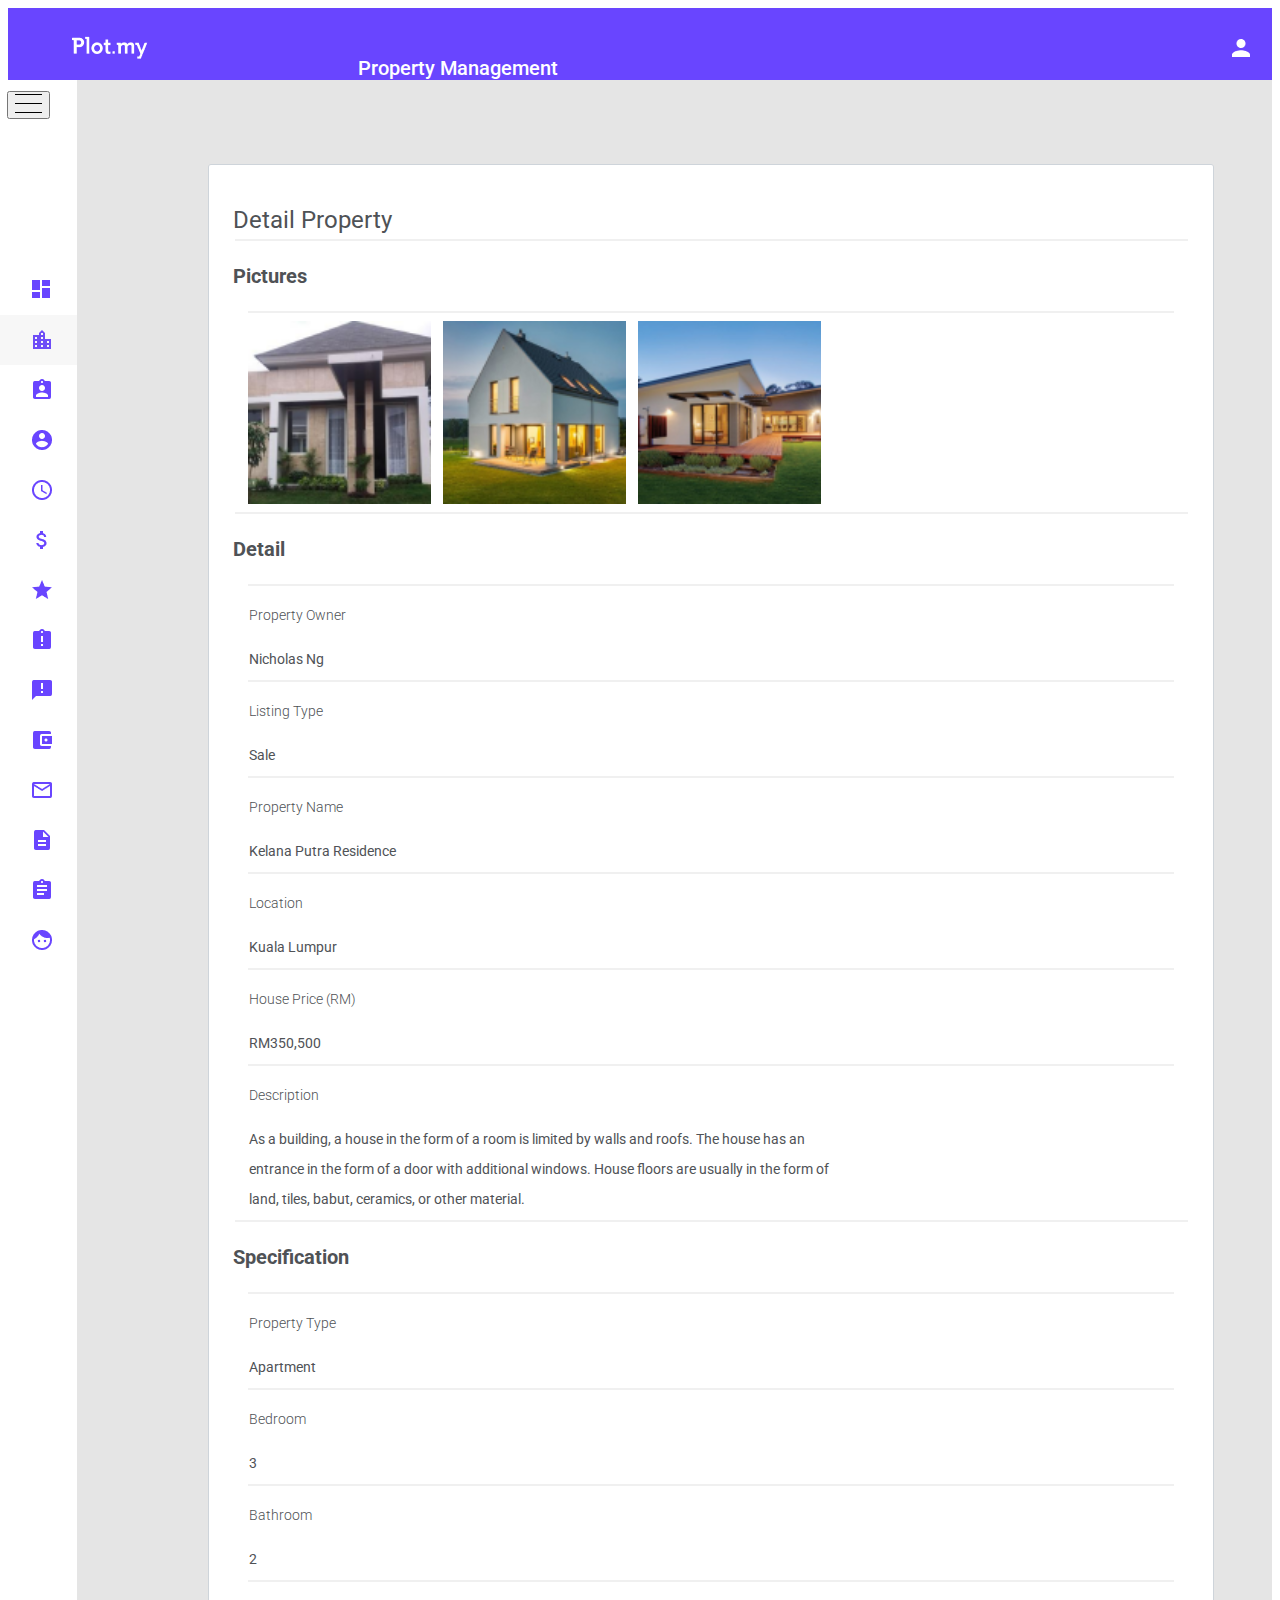
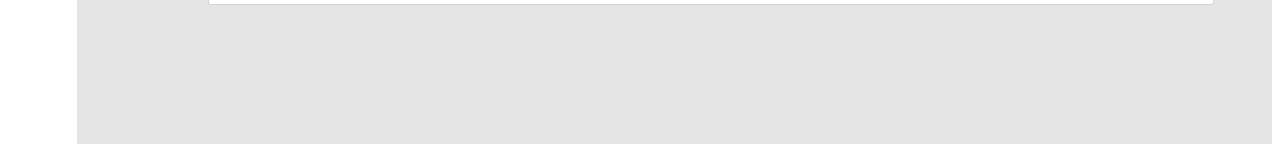
<file: asn03/detail_property.html>
<!doctype html>
<html lang="en">
  <head>
    <!-- Required meta tags -->
    <meta charset="utf-8">
    <meta name="viewport" content="width=device-width, initial-scale=1, shrink-to-fit=no">

    <!-- Google Fonts -->
    <link href="https://fonts.googleapis.com/css2?family=Roboto:wght@100;300;400;500;700;900&display=swap" rel="stylesheet">

    <!-- Bootstrap CSS -->
    <link rel="stylesheet" href="https://stackpath.bootstrapcdn.com/bootstrap/4.5.0/css/bootstrap.min.css" integrity="sha384-9aIt2nRpC12Uk9gS9baDl411NQApFmC26EwAOH8WgZl5MYYxFfc+NcPb1dKGj7Sk" crossorigin="anonymous">
    <link rel="stylesheet" href="css/styles.css">
   
    <title>Property Management</title>

    

    <!-- Optional JavaScript -->
    <!-- jQuery first, then Popper.js, then Bootstrap JS -->
    <script src="https://code.jquery.com/jquery-3.5.1.slim.min.js" integrity="sha384-DfXdz2htPH0lsSSs5nCTpuj/zy4C+OGpamoFVy38MVBnE+IbbVYUew+OrCXaRkfj" crossorigin="anonymous"></script>
    <script src="https://cdn.jsdelivr.net/npm/popper.js@1.16.0/dist/umd/popper.min.js" integrity="sha384-Q6E9RHvbIyZFJoft+2mJbHaEWldlvI9IOYy5n3zV9zzTtmI3UksdQRVvoxMfooAo" crossorigin="anonymous"></script>
    <script src="https://stackpath.bootstrapcdn.com/bootstrap/4.5.0/js/bootstrap.min.js" integrity="sha384-OgVRvuATP1z7JjHLkuOU7Xw704+h835Lr+6QL9UvYjZE3Ipu6Tp75j7Bh/kR0JKI" crossorigin="anonymous"></script>
    
  </head>

   <body>
        <section class="dashboard-title">
            <div class="dashboard-title-text-img">
                <img class="dashboard-title-img " src="images_icons/Group Logo.png" alt="company-logo">
                <h3 class="dashboard-title-text">Property Management</h3>
                <img class="dashboard-title-img-2" src="images_icons/_ionicons_svg_md-person.png" alt="user-icon">
            </div>
        </section>
        <section class="dashboard-navbar">
        
            <nav  id="menu" class="menu dashboard-navbar-detail">
                
                <div id="mynav-2">
                <ul class="" style="list-style: none; text-decoration: none;" >
                    <li class="">
                    <a href="#" style="text-decoration: none;" class=""><img class="dashboard-navbar-img" src="images_icons/mask.png" alt="mask-icon"><p class="dashboard-navbar-text">Welcome, Wahyu Fatur</p></a>
                    </li>    
                    <li class="btn-3" onclick="document.location='dashboard.html'">
                    <a style="text-decoration: none;" class=""><img class="dashboard-navbar-img-2" src="images_icons/icons.png" alt="dashboard-icon"><p class="dashboard-text">Dashboard</p></a>
                    </li>  
                    <li class="btn-3 active-3">
                    <a style="text-decoration: none;" class="" href="#"><img class="dashboard-navbar-img-2" src="images_icons/baseline-location_city-24px.png" alt="property-icon"><p class="dashboard-text ">Property Management</p></a>
                    </li>
                    <li class="btn-3">
                    <a style="text-decoration: none;" class="" href="#"><img class="dashboard-navbar-img-2" src="images_icons/Lead Management.png" alt="lead-management-icon"><p class="dashboard-text ">Lead Management</p></a>
                    </li>
                    <li class="btn-3">
                    <a style="text-decoration: none;" class="" href="#"><img class="dashboard-navbar-img-2" src="images_icons/User Management.png" alt="user-management-icon"><p class="dashboard-text ">User Management</p></a>
                    </li>
                    <li class="btn-3">  
                    <a style="text-decoration: none;" class="" href="#"><img class="dashboard-navbar-img-2" src="images_icons/Schedule.png" alt="schedule-icon"><p class="dashboard-text ">Schedule</p></a>
                    </li>
                    <li class="btn-3">  
                    <a style="text-decoration: none;" class="" href="#"><img class="dashboard-navbar-img-2" src="images_icons/Order Transaction.png" alt="order-transaction-icon"><p class="dashboard-text ">Order Transaction</p></a>
                    </li>
                    <li class="btn-3">  
                    <a style="text-decoration: none;" class="" href="#"><img class="dashboard-navbar-img-2" src="images_icons/baseline-star-24px.png" alt="star-icon"><p class="dashboard-text ">Reviews</p></a>
                    </li>
                    <li class="btn-3">  
                    <a style="text-decoration: none;" class="" href="#"><img class="dashboard-navbar-img-2" src="images_icons/baseline-assignment_late-24px.png" alt="assignment-icon"><p class="dashboard-text ">User Report</p></a>
                    </li>
                    <li class="btn-3">  
                    <a style="text-decoration: none;" class="" href="#"><img class="dashboard-navbar-img-2" src="images_icons/Announcement.png" alt="annoucemrnt-icon"><p class="dashboard-text ">Announcement</p></a>
                    </li>
                    <li class="btn-3">
                    <a style="text-decoration: none;" class="" href="#"><img class="dashboard-navbar-img-2" src="images_icons/baseline-account_balance_wallet-24px.png" alt="wallet-icon"><p class="dashboard-text ">Credit Package</p></a>
                    </li>
                    <li class="btn-3">
                    <a style="text-decoration: none;" class="" href="#"><img class="dashboard-navbar-img-2" src="images_icons/Email Subscriber.png" alt="email-icon"><p class="dashboard-text ">Email Subscriber</p></a>
                    </li>
                    <li class="btn-3">
                    <a style="text-decoration: none;" class="" href="#"><img class="dashboard-navbar-img-2" src="images_icons/baseline-description-24px.png" alt="static-icon"><p class="dashboard-text ">Static Content</p></a>
                    </li>  
                    <li class="btn-3">
                    <a style="text-decoration: none;" class="" href="#"><img class="dashboard-navbar-img-2" src="images_icons/Blog.png" alt="blog-icon"><p class="dashboard-text ">Blog</p></a>
                    </li>  
                    <li class="btn-3">
                    <a style="text-decoration: none;" class="" href="#"><img class="dashboard-navbar-img-2" src="images_icons/Admin management.png" alt="admin-management-icon"><p class="dashboard-text ">Admin Management</p></a>
                    
                    </li>
                </ul>
                </div>    
        
            </nav>
            
        </section>  

    
        <header class="fixed-header">
            <button class="btn btn-hamburger js-slideout-toggle" id="but"><img class="" src="images_icons/Group 18.png" alt="hamburger-button"></button>
        </header>  
        <main id="main"  class="panel property-management-main" style="display: flex;">   
            <section class="" >  
                  <nav id="mynav" class="dashboard-icons-list">
                      <ul style="list-style: none;" id="ul1">
                      
                          <li class="btn-2" onclick="document.location='dashboard.html'">
                          <a class=""><img class="dashboard-icons-list-img" src="images_icons/icons.png" alt="dashboard-icon"></a>
                          </li>
                          <li class="btn-2 active-2">
                          <a class="" href="#"><img class="dashboard-icons-list-img" src="images_icons/baseline-location_city-24px.png" alt="property-icon"></a>
                          </li>
                          <li class="btn-2">
                          <a class="" href="#"><img class="dashboard-icons-list-img" src="images_icons/Lead Management.png" alt="lead-management-icon"></a>
                          </li>
                          <li class="btn-2">
                          <a class="" href="#"><img class="dashboard-icons-list-img" src="images_icons/User Management.png" alt="user-management-icon"></a>
                          </li>
                          <li class="btn-2">  
                          <a class="" href="#"><img class="dashboard-icons-list-img" src="images_icons/Schedule.png" alt="schedule-icon"></a>
                          </li>
                          <li class="btn-2">  
                          <a class="" href="#"><img class="dashboard-icons-list-img" src="images_icons/Order Transaction.png" alt="order-transaction-icon"></a>
                          </li>
                          <li class="btn-2">  
                          <a class="" href="#"><img class="dashboard-icons-list-img" src="images_icons/baseline-star-24px.png" alt="star-icon"></a>
                          </li>
                          <li class="btn-2">  
                          <a class="" href="#"><img class="dashboard-icons-list-img" src="images_icons/baseline-assignment_late-24px.png" alt="assignment-icon"></a>
                          </li>
                          <li class="btn-2">  
                          <a class="" href="#"><img class="dashboard-icons-list-img" src="images_icons/Announcement.png" alt="annoucemrnt-icon"></a>
                          </li>
                          <li class="btn-2">
                          <a class="" href="#"><img class="dashboard-icons-list-img" src="images_icons/baseline-account_balance_wallet-24px.png" alt="wallet-icon"></a>
                          </li>
                          <li class="btn-2">
                          <a class="" href="#"><img class="dashboard-icons-list-img" src="images_icons/Email Subscriber.png" alt="email-icon"></a>
                          </li>
                          <li class="btn-2">
                          <a class="" href="#"><img class="dashboard-icons-list-img" src="images_icons/baseline-description-24px.png" alt="static-icon"></a>
                          </li>  
                          <li class="btn-2">
                          <a class="" href="#"><img class="dashboard-icons-list-img" src="images_icons/Blog.png" alt="blog-icon"></a>
                          </li>  
                          <li class="btn-2">
                          <a class="" href="#"><img class="dashboard-icons-list-img" src="images_icons/Admin management.png" alt="admin-management-icon"></a>
                          
                          </li>
                      </ul>
                  </nav> 
            </section>  

            <section class="detail-property-section">
                <div class="property-management-white-section" style="overflow: auto;">
                    
                        <p class="property-management-table-title">Detail Property</p>
                        <hr class="property-management-table-hr">

                        <div class="detail-property-pictures">
                            <p class="add-new-property-heading">Pictures</p>
                            <hr class="add-new-property-hr">
                            <div style="display: flex;">
                                <div class="detail-property-pictures-container" style="margin-left: 0.9rem;">
                                    <img style="width: 183px; height: 183px;" src="images_icons/Rectangle.png" alt="house-img">
                                   
                                </div>
                                <div class="detail-property-pictures-container detail-property-pictures-container-2">    
                                    <img style="width: 183px; height: 183px;" src="images_icons/Rectangle(1).png" alt="house-img">
                                   
                                </div>
                                <div class="detail-property-pictures-container detail-property-pictures-container-3">    
                                    <img style="width: 183px; height: 183px;" src="images_icons/Rectangle(2).png" alt="house-img">
                                   
                                </div>
                               
                            </div>    
                            <hr class="property-management-table-hr">
                        </div>
                        <div class="detail-property-detail">
                            <p class="add-new-property-heading">Detail</p>
                            <hr class="add-new-property-hr" style="margin-bottom: 0.6rem;">
                            <div class="row " style="padding: 0% 1rem;">
                                <div class="col-6 col-sm-4 col-md-3 col-lg-2">
                                    <p class="add-new-property-detail-label">Property Owner</p>
                                </div>
                                <div class="col-6 col-sm-8 col-md-9 col-lg-10">
                                    <p class="detail-property-detail-text">Nicholas Ng</p>
                                </div>
                            </div>
                            <hr class="add-new-property-hr" style="margin-top: -0.5rem; margin-bottom: 0.6rem;">
                            <div class="row" style="padding: 0% 1rem;">
                                <div class="col-6 col-sm-4 col-md-3 col-lg-2">
                                    <p class="add-new-property-detail-label">Listing Type</p>
                                </div>
                                <div class="col-6 col-sm-8 col-md-9 col-lg-10">
                                    <p class="detail-property-detail-text">Sale</p>
                                </div>
                            </div>
                            <hr class="add-new-property-hr" style="margin-top: -0.5rem; margin-bottom: 0.6rem;">
                            <div class="row" style="padding: 0% 1rem;">
                                <div class="col-6 col-sm-4 col-md-3 col-lg-2">
                                    <p class="add-new-property-detail-label">Property Name</p>
                                </div>
                                <div class="col-6 col-sm-8 col-md-9 col-lg-10">
                                    <p class="detail-property-detail-text">Kelana Putra Residence</p>
                                </div>
                            </div>
                            <hr class="add-new-property-hr" style="margin-top: -0.5rem; margin-bottom: 0.6rem;">
                            <div class="row" style="padding: 0% 1rem;">
                                <div class="col-6 col-sm-4 col-md-3 col-lg-2">
                                    <p class="add-new-property-detail-label">Location</p>
                                </div>
                                <div class="col-6 col-sm-8 col-md-9 col-lg-10">
                                    <p class="detail-property-detail-text">Kuala Lumpur</p>
                                </div>
                            </div>
                            <hr class="add-new-property-hr" style="margin-top: -0.5rem; margin-bottom: 0.6rem;">    
                            <div class="row" style="padding: 0% 1rem;">
                                <div class="col-6 col-sm-4 col-md-3 col-lg-2">
                                    <p class="add-new-property-detail-label">House Price (RM)</p>
                                </div>
                                <div class="col-6 col-sm-8 col-md-9 col-lg-10">
                                    <p class="detail-property-detail-text">RM350,500</p>
                                </div>
                            </div>
                            <hr class="add-new-property-hr" style="margin-top: -0.5rem; margin-bottom: 0.6rem;">    
                            <div class="row" style="padding: 0% 1rem;">
                                <div class="col-6 col-sm-4 col-md-3 col-lg-2">
                                    <p class="add-new-property-detail-label">Description</p>
                                </div>
                                <div class="col-6 col-sm-8 col-md-9 col-lg-10">
                                    <p class="detail-property-detail-text detail-property-detail-text-style">
                                        As a building, a house in the form of a room is limited by walls and roofs. The 
                                        house has an entrance in the form of a door with additional windows. House 
                                        floors are usually in the form of land, tiles, babut, ceramics, or other material.
                                    </p>
                                </div>
                            </div>
                            <hr class="property-management-table-hr" style="margin-top: -0.5rem;">   
                        </div>
                        
                        <div class="detail-property-spec">
                            <p class="add-new-property-heading">Specification</p>
                            <hr class="add-new-property-hr" style="margin-bottom: 0.6rem;">
                            <div class="row" style="padding: 0% 1rem;">
                                <div class="col-6 col-sm-4 col-md-3 col-lg-2">
                                    <p class="add-new-property-detail-label">Property Type</p>
                                </div>
                                <div class="col-6 col-sm-8 col-md-9 col-lg-10">
                                    <p class="detail-property-detail-text">Apartment</p>
                                </div>
                            </div>
                            <hr class="add-new-property-hr" style="margin-top: -0.5rem; margin-bottom: 0.6rem;">
                            <div class="row" style="padding: 0% 1rem;">
                                <div class="col-6 col-sm-4 col-md-3 col-lg-2">
                                    <p class="add-new-property-detail-label">Bedroom</p>
                                </div>
                                <div class="col-6 col-sm-8 col-md-9 col-lg-10">
                                    <p class="detail-property-detail-text">3</p>
                                </div>
                            </div>
                            <hr class="add-new-property-hr" style="margin-top: -0.5rem; margin-bottom: 0.6rem;">
                            <div class="row" style="padding: 0% 1rem;">
                                <div class="col-6 col-sm-4 col-md-3 col-lg-2">
                                    <p class="add-new-property-detail-label">Bathroom</p>
                                </div>
                                <div class="col-6 col-sm-8 col-md-9 col-lg-10">
                                    <p class="detail-property-detail-text">2</p>
                                </div>
                            </div>
                            <hr class="add-new-property-hr" style="margin-top: -0.5rem; margin-bottom: 0.6rem;">
                            <div class="row" style="padding: 0% 1rem;">
                                <div class="col-6 col-sm-4 col-md-3 col-lg-2">
                                    <p class="add-new-property-detail-label">Total Floor</p>
                                </div>
                                <div class="col-6 col-sm-8 col-md-9 col-lg-10">
                                    <p class="detail-property-detail-text">2</p>
                                </div>
                            </div>
                            <hr class="add-new-property-hr" style="margin-top: -0.5rem; margin-bottom: 0.6rem;">    
                            <div class="row" style="padding: 0% 1rem;">
                                <div class="col-6 col-sm-4 col-md-3 col-lg-2">
                                    <p class="add-new-property-detail-label">Unit Size(Sq.Ft.)</p>
                                </div>
                                <div class="col-6 col-sm-8 col-md-9 col-lg-10">
                                    <p class="detail-property-detail-text">2.500Sq.ft</p>
                                </div>
                            </div>
                            <hr class="add-new-property-hr" style="margin-top: -0.5rem; margin-bottom: 0.6rem;"> 
                            <div class="row" style="padding: 0% 1rem;">
                                <div class="col-6 col-sm-4 col-md-3 col-lg-2">
                                    <p class="add-new-property-detail-label">Tenure</p>
                                </div>
                                <div class="col-6 col-sm-8 col-md-9 col-lg-10">
                                    <p class="detail-property-detail-text">Freehold</p>
                                </div>
                            </div>
                            <hr class="add-new-property-hr" style="margin-top: -0.5rem; margin-bottom: 0.6rem;"> 
                            <div class="row" style="padding: 0% 1rem;">
                                <div class="col-6 col-sm-4 col-md-3 col-lg-2">
                                    <p class="add-new-property-detail-label">Furnishing</p>
                                </div>
                                <div class="col-6 col-sm-8 col-md-9 col-lg-10">
                                    <p class="detail-property-detail-text">Semi furnished</p>
                                </div>
                            </div>
                            <hr class="property-management-table-hr" style="margin-top: -0.5rem;">
                            
                        </div>
                        <div class="detail-property-amenities">
                            
                            <div class="row" style="padding: 0% 1rem;">
                                <div class="col-6 col-sm-4 col-md-3 col-lg-2">
                                    <p class="add-new-property-heading add-new-property-amenities-heading">Amenities</p>
                                </div>
                                <div class="col-6 col-sm-8 col-md-9 col-lg-10">
                                    <p class="detail-property-detail-text" style="font-weight: 300;"><img style="margin-right: 0.6rem;" src="images_icons/Lift Available.png" alt="cheked-icon"> Lift Available</p>
                                </div>
                            </div>    
                            <div class="row" style="padding: 0% 1rem; margin-top: -1rem;">
                                <div class="col-6 col-sm-4 col-md-3 col-lg-2">
                                    
                                </div>
                                <div class="col-6 col-sm-8 col-md-9 col-lg-10">
                                    <p class="detail-property-detail-text" style="font-weight: 300;"><img style="margin-right: 0.6rem;" src="images_icons/Lift Available.png" alt="cheked-icon"> Swimming Pool</p>
                                </div>
                            </div>    
                            
                            <div class="row" style="padding: 0% 1rem; margin-top: -1rem;">
                                <div class="col-6 col-sm-4 col-md-3 col-lg-2">
                                    
                                </div>
                                <div class="col-6 col-sm-8 col-md-9 col-lg-10">
                                    <p class="detail-property-detail-text" style="font-weight: 300;"><img style="margin-right: 0.6rem;" src="images_icons/Lift Available.png" alt="cheked-icon"> 24x7 Security</p>
                                </div>
                            </div>    
                        </div>
                        <hr class="property-management-table-hr" style="margin-bottom: 0.6rem;">
                        
                   
                    
                    
                    <div class="detail-property-button">
                        <button class="btn detail-property-button-1" onclick="document.location='property_management.html'"><img src="images_icons/Vector(7).png" alt="left-arrow-icon" style="position: relative; left: -0.8rem;"><span style="position: relative; left: 0.8rem;">Back</span> </button>
                        <button class="btn detail-property-button-2" onclick="document.location='add_new_property.html'"><img src="images_icons/account-edit.png" alt="edit-icon" style="position: relative; left: -0.6rem; top: -0.1rem;"> <span style="position: relative; left: 0.2rem;"> Edit</span></button>
                        <button class="btn detail-property-button-3" onclick="document.location='property_booking_schedule.html'"><img src="images_icons/baseline-visibility-24px - Copy.png" alt="eye-icon" style="position: relative; left: -0.7rem; top: -0.1rem;"> <span style="position: relative; left: 0.25rem;"> View schedule</span></button>
                    </div>   
                
                  
                    
                </div>    
            </section>
        </main>  
        
        <script src="js/slideout.js"></script>
        <script>
            var slideout = new Slideout({
            'panel': document.getElementById('main'),
            'menu': document.getElementById('menu'),
            'padding': 256,
            'tolerance': 70
            });
    
            document.querySelector('.js-slideout-toggle').addEventListener('click', function() {
            slideout.toggle();
            });
    
            // fixed-button
            var fixed = document.querySelector('.fixed-header');
            
            slideout.on('translate', function(translated) {
            fixed.style.transform = 'translateX(' + translated + 'px)';
            });
    
            slideout.on('beforeopen', function () {
            fixed.style.transition = 'transform 300ms ease';
            fixed.style.transform = 'translateX(256px)';
            });
    
            slideout.on('beforeclose', function () {
            fixed.style.transition = 'transform 300ms ease';
            fixed.style.transform = 'translateX(0px)';
            });
    
            slideout.on('open', function () {
            fixed.style.transition = '';
            });
    
            slideout.on('close', function () {
            fixed.style.transition = '';
            });
    
            // This Below Action Happn When User Click Hamburger Button.
            $(document).ready(function(){
            $("#but").click(function(){
                $("#ul1").toggleClass("hide-nav");
                $(".property-management-main").toggleClass("property-management-main-2");
                $(".detail-property-section").toggleClass("detail-property-section-2")
                $("html, body").toggleClass("scroll-section");
            });
            });
        </script>
    
        <script>
            // Add active class to the current button (highlight it)
            var header = document.getElementById("mynav");
            var btns = header.getElementsByClassName("btn-2");
            for (var i = 0; i < btns.length; i++) {
            btns[i].addEventListener("click", function() {
            var current = document.getElementsByClassName("active-2");
            if (current.length > 0) { 
                current[0].className = current[0].className.replace(" active-2", "");
            }
            this.className += " active-2";
            });
            }
    
    
            // Add active class to the current button (highlight it)
            var header = document.getElementById("mynav-2");
            var btns = header.getElementsByClassName("btn-3");
            for (var i = 0; i < btns.length; i++) {
            btns[i].addEventListener("click", function() {
            var current = document.getElementsByClassName("active-3");
            if (current.length > 0) { 
                current[0].className = current[0].className.replace(" active-3", "");
            }
            this.className += " active-3";
            });
            }
        </script>
    </body>
</html>
</file>
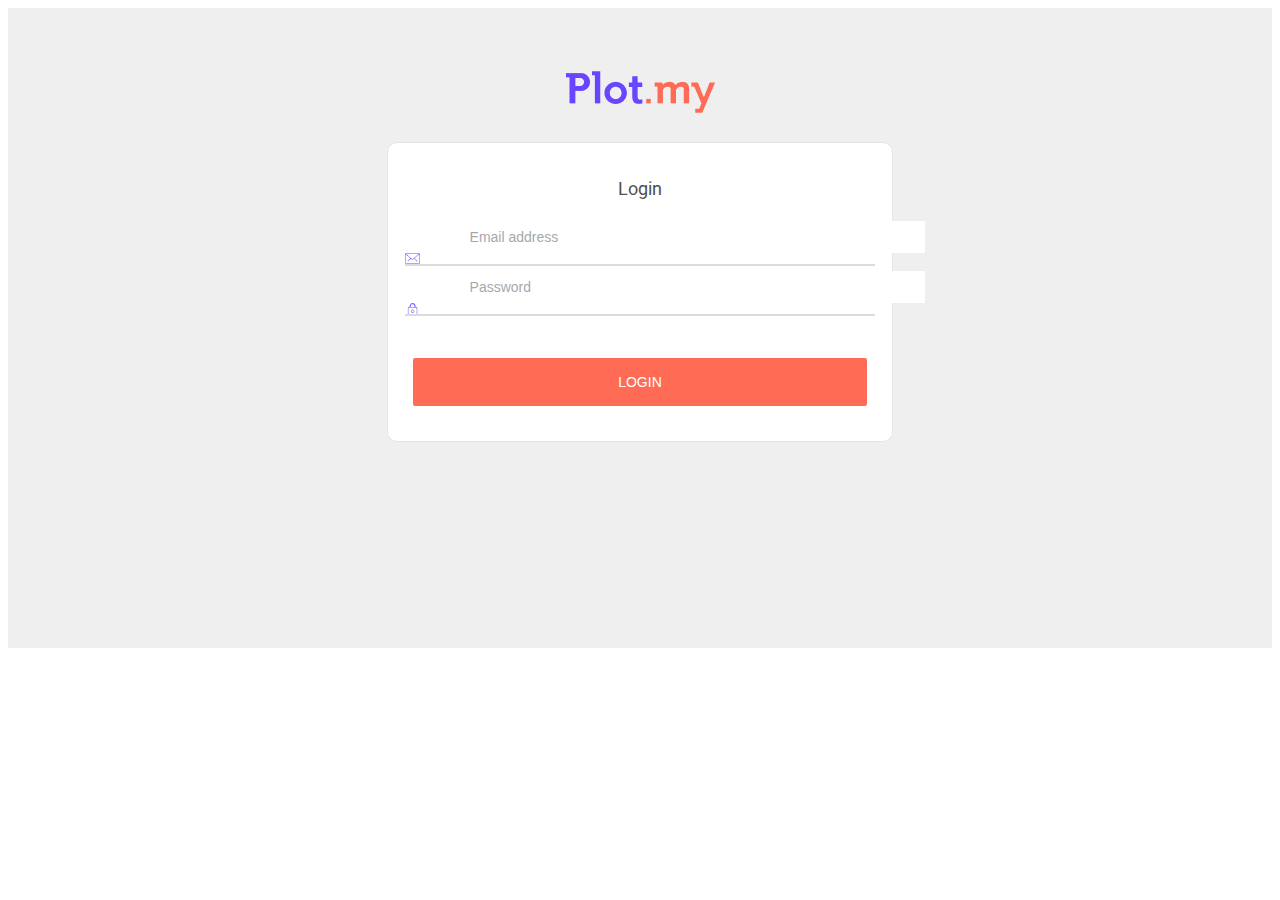
<file: asn03/login.html>
<!doctype html>
<html lang="en">
  <head>
    <!-- Required meta tags -->
    <meta charset="utf-8">
    <meta name="viewport" content="width=device-width, initial-scale=1, shrink-to-fit=no">
 
    <!-- Google Fonts -->
    <link href="https://fonts.googleapis.com/css2?family=Roboto:wght@100;300;400;500;700;900&display=swap" rel="stylesheet">

    <!-- CSS Stylesheets -->
    <link rel="stylesheet" href="https://stackpath.bootstrapcdn.com/bootstrap/4.5.0/css/bootstrap.min.css" integrity="sha384-9aIt2nRpC12Uk9gS9baDl411NQApFmC26EwAOH8WgZl5MYYxFfc+NcPb1dKGj7Sk" crossorigin="anonymous">
    <link rel="stylesheet" href="css/styles.css">

    <title>Login Page</title>
  </head>
  <body>
    <!-- Optional JavaScript -->
    <!-- jQuery first, then Popper.js, then Bootstrap JS -->
    <script src="https://code.jquery.com/jquery-3.5.1.slim.min.js" integrity="sha384-DfXdz2htPH0lsSSs5nCTpuj/zy4C+OGpamoFVy38MVBnE+IbbVYUew+OrCXaRkfj" crossorigin="anonymous"></script>
    <script src="https://cdn.jsdelivr.net/npm/popper.js@1.16.0/dist/umd/popper.min.js" integrity="sha384-Q6E9RHvbIyZFJoft+2mJbHaEWldlvI9IOYy5n3zV9zzTtmI3UksdQRVvoxMfooAo" crossorigin="anonymous"></script>
    <script src="https://stackpath.bootstrapcdn.com/bootstrap/4.5.0/js/bootstrap.min.js" integrity="sha384-OgVRvuATP1z7JjHLkuOU7Xw704+h835Lr+6QL9UvYjZE3Ipu6Tp75j7Bh/kR0JKI" crossorigin="anonymous"></script>

    
    
    <section class="form-container">
      <div class="form-logo-align">
        <img class="company-logo" src="images_icons/Group_Logo.png" alt="company-logo">
      </div>
      <div class="form-box">
        <form>
          <p class="form-logo-align-2">Login</p>
          <div class="form-group">
            <img class="form-icon" src="images_icons/Email_Icon.png " alt="email-icon">
            <input type="email" class="form-control form-input-box" placeholder="Email address">
          </div>
          <hr class="login-hr">
          <div class="form-group">
            <img class="form-icon-2" src="images_icons/Password_Icon.png" alt="password-icon">
            <input type="password" class="form-control form-input-box" placeholder="Password">
          </div>
          <hr class="login-hr">
          <button type="button" class="btn login-btn" onclick="document.location='dashboard.html'">LOGIN</button>
        </form>    
      </div>

    </section>
  </body>
    
</html>
</file>
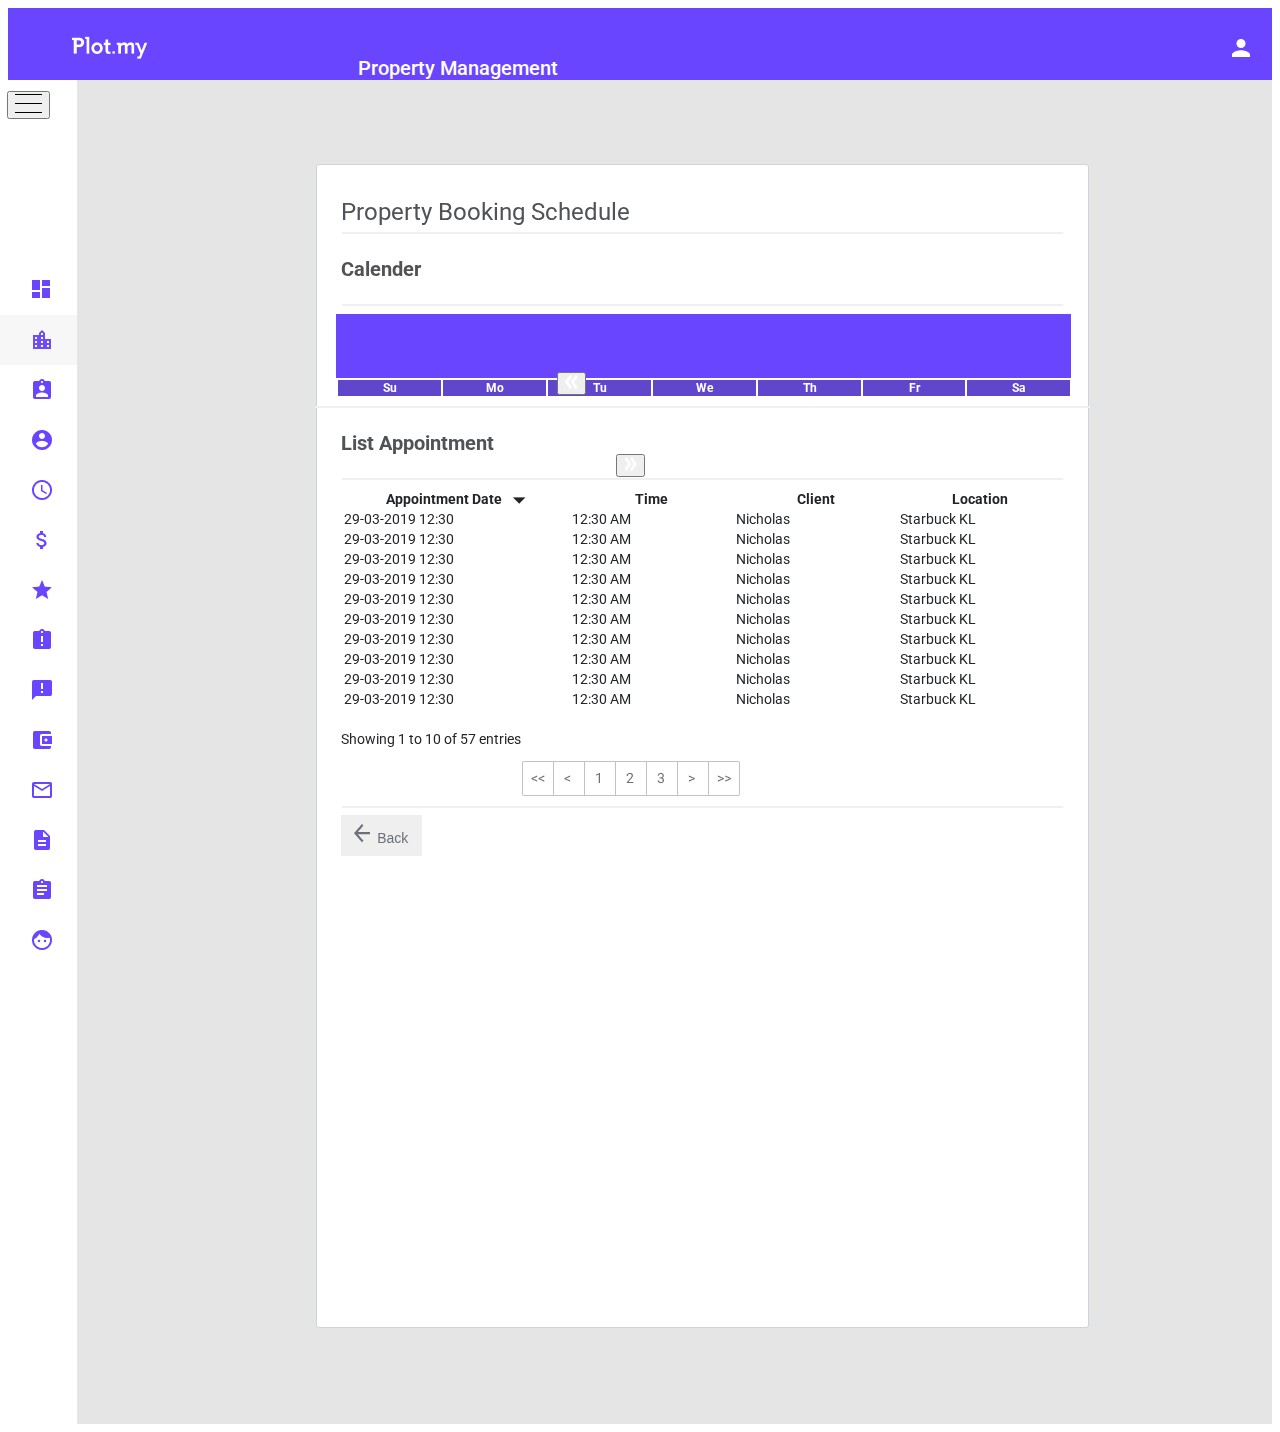
<file: asn03/property_booking_schedule.html>
<!doctype html>
<html lang="en">
  <head>
    <!-- Required meta tags -->
    <meta charset="utf-8">
    <meta name="viewport" content="width=device-width, initial-scale=1, shrink-to-fit=no">

    <!-- Google Fonts -->
    <link href="https://fonts.googleapis.com/css2?family=Roboto:wght@100;300;400;500;700;900&display=swap" rel="stylesheet">

    <!-- Bootstrap CSS -->
    <link rel="stylesheet" href="https://stackpath.bootstrapcdn.com/bootstrap/4.5.0/css/bootstrap.min.css" integrity="sha384-9aIt2nRpC12Uk9gS9baDl411NQApFmC26EwAOH8WgZl5MYYxFfc+NcPb1dKGj7Sk" crossorigin="anonymous">
    <link rel="stylesheet" href="css/styles.css">
   
    <title>Property Booking Schedule</title>

    

    <!-- Optional JavaScript -->
    <!-- jQuery first, then Popper.js, then Bootstrap JS -->
    <script src="https://code.jquery.com/jquery-3.5.1.slim.min.js" integrity="sha384-DfXdz2htPH0lsSSs5nCTpuj/zy4C+OGpamoFVy38MVBnE+IbbVYUew+OrCXaRkfj" crossorigin="anonymous"></script>
    <script src="https://cdn.jsdelivr.net/npm/popper.js@1.16.0/dist/umd/popper.min.js" integrity="sha384-Q6E9RHvbIyZFJoft+2mJbHaEWldlvI9IOYy5n3zV9zzTtmI3UksdQRVvoxMfooAo" crossorigin="anonymous"></script>
    <script src="https://stackpath.bootstrapcdn.com/bootstrap/4.5.0/js/bootstrap.min.js" integrity="sha384-OgVRvuATP1z7JjHLkuOU7Xw704+h835Lr+6QL9UvYjZE3Ipu6Tp75j7Bh/kR0JKI" crossorigin="anonymous"></script>
    
  </head>

   <body>
        <section class="dashboard-title">
            <div class="dashboard-title-text-img">
                <img class="dashboard-title-img " src="images_icons/Group Logo.png" alt="company-logo">
                <h3 class="dashboard-title-text">Property Management</h3>
                <img class="dashboard-title-img-2" src="images_icons/_ionicons_svg_md-person.png" alt="user-icon">
            </div>
        </section>
        <section class="dashboard-navbar">
        
            <nav  id="menu" class="menu dashboard-navbar-detail">
                
                <div id="mynav-2">
                <ul class="" style="list-style: none; text-decoration: none;" >
                    <li class="">
                    <a href="#" style="text-decoration: none;" class=""><img class="dashboard-navbar-img" src="images_icons/mask.png" alt="mask-icon"><p class="dashboard-navbar-text">Welcome, Wahyu Fatur</p></a>
                    </li>    
                    <li class="btn-3" onclick="document.location='dashboard.html'">
                    <a style="text-decoration: none;" class=""><img class="dashboard-navbar-img-2" src="images_icons/icons.png" alt="dashboard-icon"><p class="dashboard-text">Dashboard</p></a>
                    </li>  
                    <li class="btn-3 active-3">
                    <a style="text-decoration: none;" class="" href="#"><img class="dashboard-navbar-img-2" src="images_icons/baseline-location_city-24px.png" alt="property-icon"><p class="dashboard-text ">Property Management</p></a>
                    </li>
                    <li class="btn-3">
                    <a style="text-decoration: none;" class="" href="#"><img class="dashboard-navbar-img-2" src="images_icons/Lead Management.png" alt="lead-management-icon"><p class="dashboard-text ">Lead Management</p></a>
                    </li>
                    <li class="btn-3">
                    <a style="text-decoration: none;" class="" href="#"><img class="dashboard-navbar-img-2" src="images_icons/User Management.png" alt="user-management-icon"><p class="dashboard-text ">User Management</p></a>
                    </li>
                    <li class="btn-3">  
                    <a style="text-decoration: none;" class="" href="#"><img class="dashboard-navbar-img-2" src="images_icons/Schedule.png" alt="schedule-icon"><p class="dashboard-text ">Schedule</p></a>
                    </li>
                    <li class="btn-3">  
                    <a style="text-decoration: none;" class="" href="#"><img class="dashboard-navbar-img-2" src="images_icons/Order Transaction.png" alt="order-transaction-icon"><p class="dashboard-text ">Order Transaction</p></a>
                    </li>
                    <li class="btn-3">  
                    <a style="text-decoration: none;" class="" href="#"><img class="dashboard-navbar-img-2" src="images_icons/baseline-star-24px.png" alt="star-icon"><p class="dashboard-text ">Reviews</p></a>
                    </li>
                    <li class="btn-3">  
                    <a style="text-decoration: none;" class="" href="#"><img class="dashboard-navbar-img-2" src="images_icons/baseline-assignment_late-24px.png" alt="assignment-icon"><p class="dashboard-text ">User Report</p></a>
                    </li>
                    <li class="btn-3">  
                    <a style="text-decoration: none;" class="" href="#"><img class="dashboard-navbar-img-2" src="images_icons/Announcement.png" alt="annoucemrnt-icon"><p class="dashboard-text ">Announcement</p></a>
                    </li>
                    <li class="btn-3">
                    <a style="text-decoration: none;" class="" href="#"><img class="dashboard-navbar-img-2" src="images_icons/baseline-account_balance_wallet-24px.png" alt="wallet-icon"><p class="dashboard-text ">Credit Package</p></a>
                    </li>
                    <li class="btn-3">
                    <a style="text-decoration: none;" class="" href="#"><img class="dashboard-navbar-img-2" src="images_icons/Email Subscriber.png" alt="email-icon"><p class="dashboard-text ">Email Subscriber</p></a>
                    </li>
                    <li class="btn-3">
                    <a style="text-decoration: none;" class="" href="#"><img class="dashboard-navbar-img-2" src="images_icons/baseline-description-24px.png" alt="static-icon"><p class="dashboard-text ">Static Content</p></a>
                    </li>  
                    <li class="btn-3">
                    <a style="text-decoration: none;" class="" href="#"><img class="dashboard-navbar-img-2" src="images_icons/Blog.png" alt="blog-icon"><p class="dashboard-text ">Blog</p></a>
                    </li>  
                    <li class="btn-3">
                    <a style="text-decoration: none;" class="" href="#"><img class="dashboard-navbar-img-2" src="images_icons/Admin management.png" alt="admin-management-icon"><p class="dashboard-text ">Admin Management</p></a>
                    
                    </li>
                </ul>
                </div>    
        
            </nav>
            
        </section>  

    
        <header class="fixed-header">
            <button class="btn hamburger-button js-slideout-toggle" id="but"><img class="" src="images_icons/Group 18.png" alt="hamburger-button"></button>
        </header>  
        <main id="main"  class="panel property-management-main" style="display: flex;">   
            <section class="" >  
                  <nav id="mynav" class="dashboard-icons-list">
                      <ul style="list-style: none;" id="ul1">
                      
                          <li class="btn-2" onclick="document.location='dashboard.html'">
                          <a class=""><img class="dashboard-icons-list-img" src="images_icons/icons.png" alt="dashboard-icon"></a>
                          </li>
                          <li class="btn-2 active-2">
                          <a class="" href="#"><img class="dashboard-icons-list-img" src="images_icons/baseline-location_city-24px.png" alt="property-icon"></a>
                          </li>
                          <li class="btn-2">
                          <a class="" href="#"><img class="dashboard-icons-list-img" src="images_icons/Lead Management.png" alt="lead-management-icon"></a>
                          </li>
                          <li class="btn-2">
                          <a class="" href="#"><img class="dashboard-icons-list-img" src="images_icons/User Management.png" alt="user-management-icon"></a>
                          </li>
                          <li class="btn-2">  
                          <a class="" href="#"><img class="dashboard-icons-list-img" src="images_icons/Schedule.png" alt="schedule-icon"></a>
                          </li>
                          <li class="btn-2">  
                          <a class="" href="#"><img class="dashboard-icons-list-img" src="images_icons/Order Transaction.png" alt="order-transaction-icon"></a>
                          </li>
                          <li class="btn-2">  
                          <a class="" href="#"><img class="dashboard-icons-list-img" src="images_icons/baseline-star-24px.png" alt="star-icon"></a>
                          </li>
                          <li class="btn-2">  
                          <a class="" href="#"><img class="dashboard-icons-list-img" src="images_icons/baseline-assignment_late-24px.png" alt="assignment-icon"></a>
                          </li>
                          <li class="btn-2">  
                          <a class="" href="#"><img class="dashboard-icons-list-img" src="images_icons/Announcement.png" alt="annoucemrnt-icon"></a>
                          </li>
                          <li class="btn-2">
                          <a class="" href="#"><img class="dashboard-icons-list-img" src="images_icons/baseline-account_balance_wallet-24px.png" alt="wallet-icon"></a>
                          </li>
                          <li class="btn-2">
                          <a class="" href="#"><img class="dashboard-icons-list-img" src="images_icons/Email Subscriber.png" alt="email-icon"></a>
                          </li>
                          <li class="btn-2">
                          <a class="" href="#"><img class="dashboard-icons-list-img" src="images_icons/baseline-description-24px.png" alt="static-icon"></a>
                          </li>  
                          <li class="btn-2">
                          <a class="" href="#"><img class="dashboard-icons-list-img" src="images_icons/Blog.png" alt="blog-icon"></a>
                          </li>  
                          <li class="btn-2">
                          <a class="" href="#"><img class="dashboard-icons-list-img" src="images_icons/Admin management.png" alt="admin-management-icon"></a>
                          
                          </li>
                      </ul>
                  </nav> 
            </section>  

            <section class="property-booking-schedule-section">
                <div class="property-booking-schedule-white-section">
                    
                    <h1 class="property-management-table-title">Property Booking Schedule</h1>
                    <hr class="property-management-table-hr">

                       
                    <h3 class="add-new-property-heading">Calender</h3>
                    <hr class="property-management-table-hr">

                       <div class="property-booking-schedule-cal-section">
                            <div class="property-booking-schedule-cal-heading">
                                <div class="row">
                                    <div class="col-3">
                                        <button class="btn prev-month property-booking-schedule-cal-but-1"><img src="images_icons/Vector(8).png" alt=""></button>
                                    </div>
                                    <div class="col-6">
                                        <span class="month-year property-booking-schedule-cal-heading-2"></span>
                                    </div>
                                    <div class="col-3">
                                        <button class="btn next-month property-booking-schedule-cal-but-2"><img src="images_icons/Vector(9).png" alt=""></button>
                                    </div>
                                </div>
                                
                            </div>
                            <div class="property-booking-schedule-cal-table-2">
                                <table class="date_table table table-borderless table-responsive property-booking-schedule-cal-table">
                                   
                                    <tr style="background: #6046CC;">
                                    
                                    <th scope="col" style="width: 7.2rem;">Su</th> 
                                    <th scope="col" style="width: 7.2rem;">Mo</th> 
                                    <th scope="col" style="width: 7.2rem;">Tu</th>
                                    <th scope="col" style="width: 7.2rem;">We</th>
                                    <th scope="col" style="width: 7.2rem;">Th</th> 
                                    <th scope="col" style="width: 7.2rem;">Fr</th> 
                                    <th scope="col" style="width: 7.2rem;">Sa</th>
                                    </tr>
                                </table>
                            </div>    
                        </div>    
                        
                        <hr class="property-booking-schedule-hr">

                        <div class="property-booking-schedule-table">
                            
                            <h3 class="add-new-property-heading">List Appointment</h3>
                            <hr class="property-management-table-hr">

                            <div class="table-responsive-lg property-management-section-table">
                                <table class="table table-borderless table-hover">
                                  <thead>
                                   
                                    <tr>
                                      <th scope="col">Appointment Date <img class="property-booking-schedule-table-down-icon" src="images_icons/Vector(6).png" alt="downward-arrow"></th>
                                      <th scope="col">Time</th>
                                      <th scope="col">Client</th>
                                      <th scope="col">Location</th>
                                    </tr>
                                  </thead>
                                  <tbody>
                                        <tr class="property-booking-schedule-table-tr">
                                        <td style="width: 14rem;">29-03-2019 12:30</td>
                                        <td style="width: 10rem;">12:30 AM</td>
                                        <td style="width: 10rem;">Nicholas </td>
                                        <td style="width: 10rem;">Starbuck KL</td>
                                        
                                        </tr>
                                        <tr class="property-booking-schedule-table-tr">
                                        <td>29-03-2019 12:30</td>
                                        <td>12:30 AM</td>
                                        <td>Nicholas</td>
                                        <td>Starbuck KL</td>
                                        
                                        </tr>
                                        <tr class="property-booking-schedule-table-tr">
                                            <td>29-03-2019 12:30</td>
                                            <td>12:30 AM</td>
                                            <td>Nicholas</td>
                                            <td>Starbuck KL</td>
                                            
                                        </tr>
                                        <tr class="property-booking-schedule-table-tr">
                                            <td>29-03-2019 12:30</td>
                                            <td>12:30 AM</td>
                                            <td>Nicholas</td>
                                            <td>Starbuck KL</td>
                                            
                                        </tr>
                                        <tr class="property-booking-schedule-table-tr">
                                            <td>29-03-2019 12:30</td>
                                            <td>12:30 AM</td>
                                            <td>Nicholas</td>
                                            <td>Starbuck KL</td>
                                            
                                        </tr>
                                        <tr class="property-booking-schedule-table-tr">
                                            <td>29-03-2019 12:30</td>
                                            <td>12:30 AM</td>
                                            <td>Nicholas</td>
                                            <td>Starbuck KL</td>
                                            
                                        </tr>
                                        <tr class="property-booking-schedule-table-tr">
                                            <td>29-03-2019 12:30</td>
                                            <td>12:30 AM</td>
                                            <td>Nicholas</td>
                                            <td>Starbuck KL</td>
                                            
                                        </tr>
                                        <tr class="property-booking-schedule-table-tr">
                                            <td>29-03-2019 12:30</td>
                                            <td>12:30 AM</td>
                                            <td>Nicholas</td>
                                            <td>Starbuck KL</td>
                                            
                                        </tr>
                                        <tr class="property-booking-schedule-table-tr">
                                            <td>29-03-2019 12:30</td>
                                            <td>12:30 AM</td>
                                            <td>Nicholas</td>
                                            <td>Starbuck KL</td>
                                            
                                        </tr>
                                        <tr class="property-booking-schedule-table-tr">
                                            <td>29-03-2019 12:30</td>
                                            <td>12:30 AM</td>
                                            <td>Nicholas</td>
                                            <td>Starbuck KL</td>
                                            
                                        </tr>
                                        
                                    </tbody>
                                </table>
                                <div class="row">
                                    <div class="col-6">
                                        <p class="property-booking-schedule-bottom-text">Showing 1 to 10 of 57 entries</p>
                                    </div>
                                    <div class="col-6">
                                        <img class="property-booking-schedule-bottom-img" src="images_icons/Paging.png" alt="">
                                    </div>
                                    
                                </div>
                                
                                <hr class="property-management-table-hr" style="margin-bottom: 0.4rem;">
                            </div>    
                            <div class="property-booking-schedule-button">
                                <button class="btn add-new-property-button-2" onclick="document.location='detail_property.html'"><img src="images_icons/Vector(7).png" alt="left-arrow-icon" style="padding-right: 0.2rem;"> Back</button>
                                
                            </div>        
                        </div>
                        
                </div>

                   
            </section>
        </main>  
        
        <script src="js/osmanli_calendar.js"></script>
        
        <script>
            var start_date_dialog = osmanli_calendar
            $('.prev-month').click(function () {start_date_dialog.pre_month()});
            $('.next-month').click(function () {start_date_dialog.next_month()});
            
           
            start_date_dialog.init()

        </script>
            
        <script src="js/slideout.js"></script>
        <script>
            var slideout = new Slideout({
            'panel': document.getElementById('main'),
            'menu': document.getElementById('menu'),
            'padding': 256,
            'tolerance': 70
            });
    
            document.querySelector('.js-slideout-toggle').addEventListener('click', function() {
            slideout.toggle();
            });
    
            // fixed-button
            var fixed = document.querySelector('.fixed-header');
            
            slideout.on('translate', function(translated) {
            fixed.style.transform = 'translateX(' + translated + 'px)';
            });
    
            slideout.on('beforeopen', function () {
            fixed.style.transition = 'transform 300ms ease';
            fixed.style.transform = 'translateX(256px)';
            });
    
            slideout.on('beforeclose', function () {
            fixed.style.transition = 'transform 300ms ease';
            fixed.style.transform = 'translateX(0px)';
            });
    
            slideout.on('open', function () {
            fixed.style.transition = '';
            });
    
            slideout.on('close', function () {
            fixed.style.transition = '';
            });
    
            // This Below Action Happn When User Click Hamburger Button.
            $(document).ready(function(){
            $("#but").click(function(){
                $("#ul1").toggleClass("hide-nav");
                $(".property-management-main").toggleClass("property-management-main-2");
                $(".property-booking-schedule-section").toggleClass("property-booking-schedule-section-2");
                $("html, body").toggleClass("scroll-section");
            });
            });
        </script>
    
        <script>
            // Add active class to the current button (highlight it)
            var header = document.getElementById("mynav");
            var btns = header.getElementsByClassName("btn-2");
            for (var i = 0; i < btns.length; i++) {
            btns[i].addEventListener("click", function() {
            var current = document.getElementsByClassName("active-2");
            if (current.length > 0) { 
                current[0].className = current[0].className.replace(" active-2", "");
            }
            this.className += " active-2";
            });
            }
    
    
            // Add active class to the current button (highlight it)
            var header = document.getElementById("mynav-2");
            var btns = header.getElementsByClassName("btn-3");
            for (var i = 0; i < btns.length; i++) {
            btns[i].addEventListener("click", function() {
            var current = document.getElementsByClassName("active-3");
            if (current.length > 0) { 
                current[0].className = current[0].className.replace(" active-3", "");
            }
            this.className += " active-3";
            });
            }
        </script>
    </body>
</html>
</file>
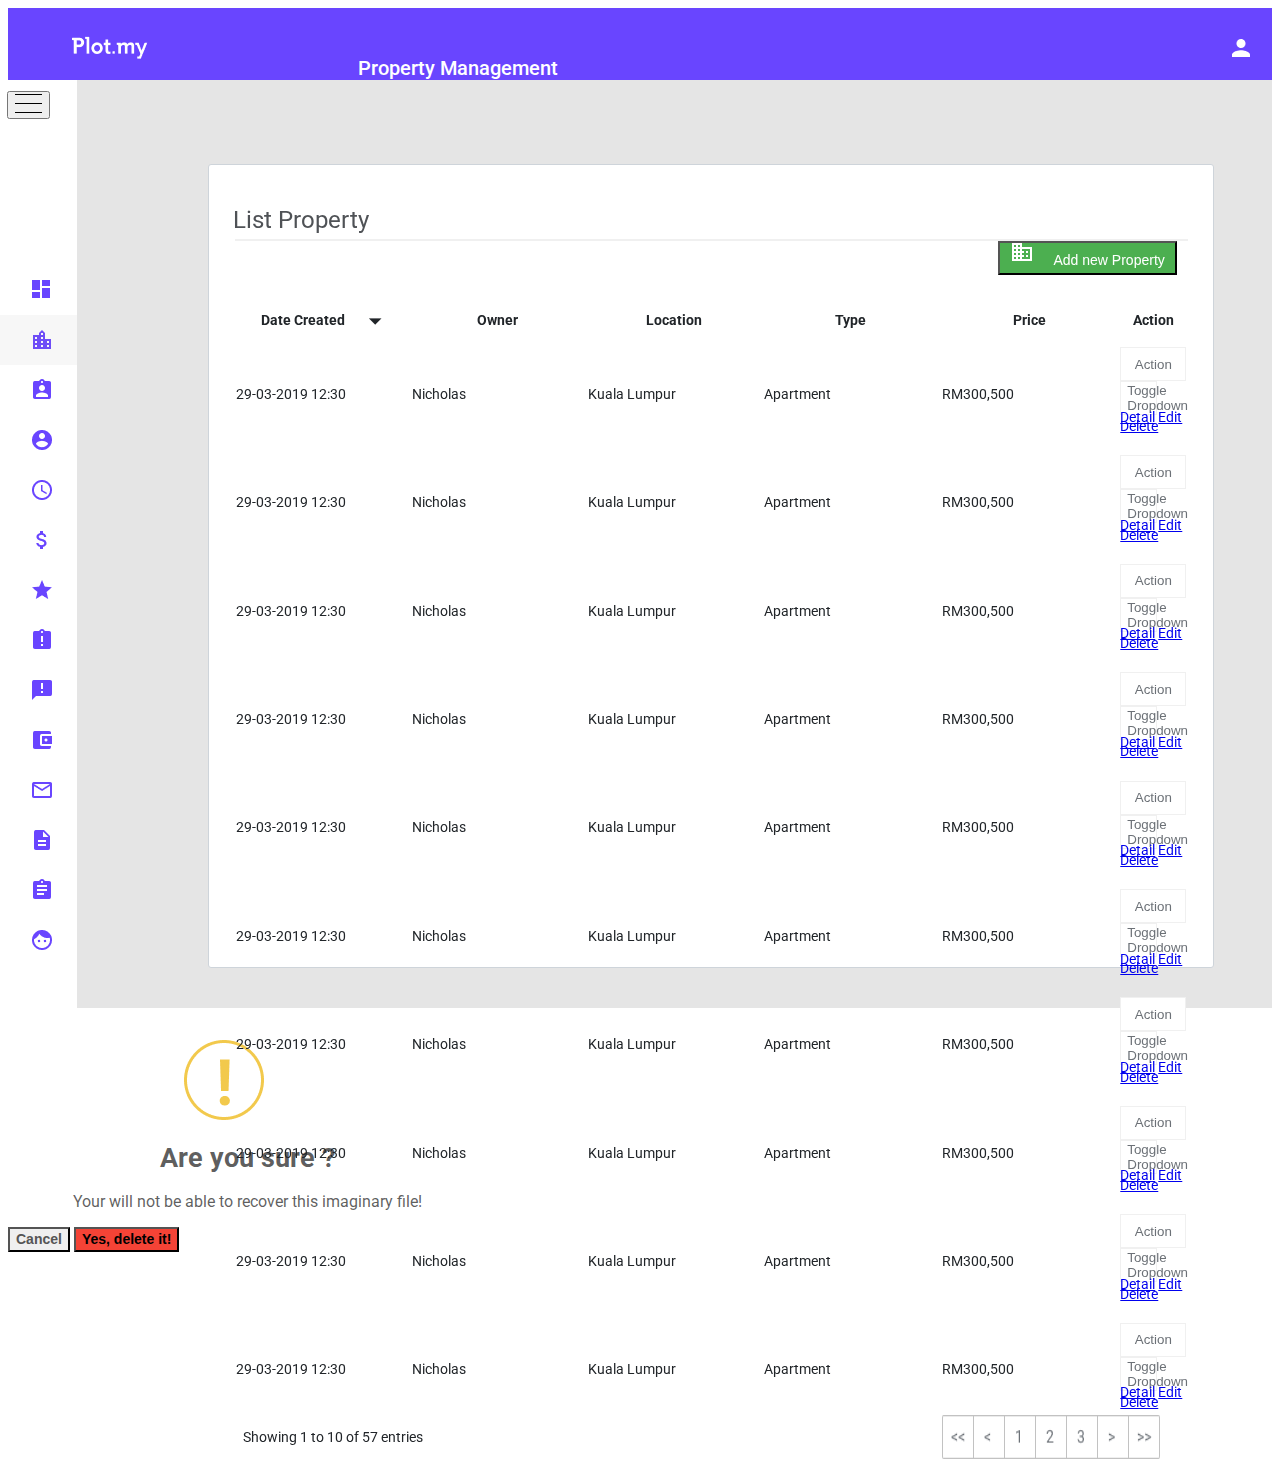
<file: asn03/property_management.html>
<!doctype html>
<html lang="en">
  <head>
    <!-- Required meta tags -->
    <meta charset="utf-8">
    <meta name="viewport" content="width=device-width, initial-scale=1, shrink-to-fit=no">

    <!-- Google Fonts -->
    <link href="https://fonts.googleapis.com/css2?family=Roboto:wght@100;300;400;500;700;900&display=swap" rel="stylesheet">

    <!-- Bootstrap CSS -->
    <link rel="stylesheet" href="https://stackpath.bootstrapcdn.com/bootstrap/4.5.0/css/bootstrap.min.css" integrity="sha384-9aIt2nRpC12Uk9gS9baDl411NQApFmC26EwAOH8WgZl5MYYxFfc+NcPb1dKGj7Sk" crossorigin="anonymous">
    <link rel="stylesheet" href="css/styles.css">
   
    <title>Property Management</title>

    

    <!-- Optional JavaScript -->
    <!-- jQuery first, then Popper.js, then Bootstrap JS -->
    <script src="https://code.jquery.com/jquery-3.5.1.slim.min.js" integrity="sha384-DfXdz2htPH0lsSSs5nCTpuj/zy4C+OGpamoFVy38MVBnE+IbbVYUew+OrCXaRkfj" crossorigin="anonymous"></script>
    <script src="https://cdn.jsdelivr.net/npm/popper.js@1.16.0/dist/umd/popper.min.js" integrity="sha384-Q6E9RHvbIyZFJoft+2mJbHaEWldlvI9IOYy5n3zV9zzTtmI3UksdQRVvoxMfooAo" crossorigin="anonymous"></script>
    <script src="https://stackpath.bootstrapcdn.com/bootstrap/4.5.0/js/bootstrap.min.js" integrity="sha384-OgVRvuATP1z7JjHLkuOU7Xw704+h835Lr+6QL9UvYjZE3Ipu6Tp75j7Bh/kR0JKI" crossorigin="anonymous"></script>
    
  </head>

   <body>
        <section class="dashboard-title">
            <div class="dashboard-title-text-img">
                <img class="dashboard-title-img " src="images_icons/Group Logo.png" alt="company-logo">
                <h3 class="dashboard-title-text">Property Management</h3>
                <img class="dashboard-title-img-2" src="images_icons/_ionicons_svg_md-person.png" alt="user-icon">
            </div>
        </section>
        <section class="dashboard-navbar">
        
            <nav  id="menu" class="menu dashboard-navbar-detail">
                
                <div id="mynav-2">
                <ul class="" style="list-style: none; text-decoration: none;" >
                    <li class="">
                    <a href="#" style="text-decoration: none;" class=""><img class="dashboard-navbar-img" src="images_icons/mask.png" alt="mask-icon"><p class="dashboard-navbar-text">Welcome, Wahyu Fatur</p></a>
                    </li>    
                    <li class="btn-3" onclick="document.location='dashboard.html'">
                    <a style="text-decoration: none;" class=""><img class="dashboard-navbar-img-2" src="images_icons/icons.png" alt="dashboard-icon"><p class="dashboard-text">Dashboard</p></a>
                    </li>  
                    <li class="btn-3 active-3">
                    <a style="text-decoration: none;" class="" href="#"><img class="dashboard-navbar-img-2" src="images_icons/baseline-location_city-24px.png" alt="property-icon"><p class="dashboard-text ">Property Management</p></a>
                    </li>
                    <li class="btn-3">
                    <a style="text-decoration: none;" class="" href="#"><img class="dashboard-navbar-img-2" src="images_icons/Lead Management.png" alt="lead-management-icon"><p class="dashboard-text ">Lead Management</p></a>
                    </li>
                    <li class="btn-3">
                    <a style="text-decoration: none;" class="" href="#"><img class="dashboard-navbar-img-2" src="images_icons/User Management.png" alt="user-management-icon"><p class="dashboard-text ">User Management</p></a>
                    </li>
                    <li class="btn-3">  
                    <a style="text-decoration: none;" class="" href="#"><img class="dashboard-navbar-img-2" src="images_icons/Schedule.png" alt="schedule-icon"><p class="dashboard-text ">Schedule</p></a>
                    </li>
                    <li class="btn-3">  
                    <a style="text-decoration: none;" class="" href="#"><img class="dashboard-navbar-img-2" src="images_icons/Order Transaction.png" alt="order-transaction-icon"><p class="dashboard-text ">Order Transaction</p></a>
                    </li>
                    <li class="btn-3">  
                    <a style="text-decoration: none;" class="" href="#"><img class="dashboard-navbar-img-2" src="images_icons/baseline-star-24px.png" alt="star-icon"><p class="dashboard-text ">Reviews</p></a>
                    </li>
                    <li class="btn-3">  
                    <a style="text-decoration: none;" class="" href="#"><img class="dashboard-navbar-img-2" src="images_icons/baseline-assignment_late-24px.png" alt="assignment-icon"><p class="dashboard-text ">User Report</p></a>
                    </li>
                    <li class="btn-3">  
                    <a style="text-decoration: none;" class="" href="#"><img class="dashboard-navbar-img-2" src="images_icons/Announcement.png" alt="annoucemrnt-icon"><p class="dashboard-text ">Announcement</p></a>
                    </li>
                    <li class="btn-3">
                    <a style="text-decoration: none;" class="" href="#"><img class="dashboard-navbar-img-2" src="images_icons/baseline-account_balance_wallet-24px.png" alt="wallet-icon"><p class="dashboard-text ">Credit Package</p></a>
                    </li>
                    <li class="btn-3">
                    <a style="text-decoration: none;" class="" href="#"><img class="dashboard-navbar-img-2" src="images_icons/Email Subscriber.png" alt="email-icon"><p class="dashboard-text ">Email Subscriber</p></a>
                    </li>
                    <li class="btn-3">
                    <a style="text-decoration: none;" class="" href="#"><img class="dashboard-navbar-img-2" src="images_icons/baseline-description-24px.png" alt="static-icon"><p class="dashboard-text ">Static Content</p></a>
                    </li>  
                    <li class="btn-3">
                    <a style="text-decoration: none;" class="" href="#"><img class="dashboard-navbar-img-2" src="images_icons/Blog.png" alt="blog-icon"><p class="dashboard-text ">Blog</p></a>
                    </li>  
                    <li class="btn-3">
                    <a style="text-decoration: none;" class="" href="#"><img class="dashboard-navbar-img-2" src="images_icons/Admin management.png" alt="admin-management-icon"><p class="dashboard-text ">Admin Management</p></a>
                    
                    </li>
                </ul>
                </div>    
        
            </nav>
            
        </section>  

    
        <header class="fixed-header">
            <button class="btn btn-hamburger js-slideout-toggle" id="but"><img class="" src="images_icons/Group 18.png" alt="hamburger-button"></button>
        </header>  
        <main id="main"  class="panel property-management-main" style="display: flex;">   
            <section class="" >  
                  <nav id="mynav" class="dashboard-icons-list">
                      <ul style="list-style: none;" id="ul1">
                      
                          <li class="btn-2" onclick="document.location='dashboard.html'">
                          <a class=""><img class="dashboard-icons-list-img" src="images_icons/icons.png" alt="dashboard-icon"></a>
                          </li>
                          <li class="btn-2 active-2">
                          <a class="" href="#"><img class="dashboard-icons-list-img" src="images_icons/baseline-location_city-24px.png" alt="property-icon"></a>
                          </li>
                          <li class="btn-2">
                          <a class="" href="#"><img class="dashboard-icons-list-img" src="images_icons/Lead Management.png" alt="lead-management-icon"></a>
                          </li>
                          <li class="btn-2">
                          <a class="" href="#"><img class="dashboard-icons-list-img" src="images_icons/User Management.png" alt="user-management-icon"></a>
                          </li>
                          <li class="btn-2">  
                          <a class="" href="#"><img class="dashboard-icons-list-img" src="images_icons/Schedule.png" alt="schedule-icon"></a>
                          </li>
                          <li class="btn-2">  
                          <a class="" href="#"><img class="dashboard-icons-list-img" src="images_icons/Order Transaction.png" alt="order-transaction-icon"></a>
                          </li>
                          <li class="btn-2">  
                          <a class="" href="#"><img class="dashboard-icons-list-img" src="images_icons/baseline-star-24px.png" alt="star-icon"></a>
                          </li>
                          <li class="btn-2">  
                          <a class="" href="#"><img class="dashboard-icons-list-img" src="images_icons/baseline-assignment_late-24px.png" alt="assignment-icon"></a>
                          </li>
                          <li class="btn-2">  
                          <a class="" href="#"><img class="dashboard-icons-list-img" src="images_icons/Announcement.png" alt="annoucemrnt-icon"></a>
                          </li>
                          <li class="btn-2">
                          <a class="" href="#"><img class="dashboard-icons-list-img" src="images_icons/baseline-account_balance_wallet-24px.png" alt="wallet-icon"></a>
                          </li>
                          <li class="btn-2">
                          <a class="" href="#"><img class="dashboard-icons-list-img" src="images_icons/Email Subscriber.png" alt="email-icon"></a>
                          </li>
                          <li class="btn-2">
                          <a class="" href="#"><img class="dashboard-icons-list-img" src="images_icons/baseline-description-24px.png" alt="static-icon"></a>
                          </li>  
                          <li class="btn-2">
                          <a class="" href="#"><img class="dashboard-icons-list-img" src="images_icons/Blog.png" alt="blog-icon"></a>
                          </li>  
                          <li class="btn-2">
                          <a class="" href="#"><img class="dashboard-icons-list-img" src="images_icons/Admin management.png" alt="admin-management-icon"></a>
                          
                          </li>
                      </ul>
                  </nav> 
            </section>  


            <section class="property-management-section">
                <div class="property-management-white-section">
                    <p class="property-management-table-title">List Property</p>
                    <hr class="property-management-table-hr">
                    <div class="property-management-button">
                      <button class="btn property-management-table-button" onclick="document.location='add_new_property.html'"> 
                        <img class="property-management-table-button-icon" src="images_icons/baseline-business-24px.png" alt="add-new-property-icon">
                        <span class="property-management-table-button-text">Add new Property</span>
                     </button>
                    </div>

                    <div class="table-responsive property-management-section-table">
                     
                      <table class="table table-borderless table-hover">
                       
                        <thead>
                          
                    
                          <tr>
                            <th scope="col">Date Created <img class="property-management-table-down-icon" src="images_icons/Vector(6).png" alt="downward-arrow"></th>
                            <th scope="col">Owner</th>
                            <th scope="col">Location</th>
                            <th scope="col">Type</th>
                            <th scope="col">Price</th>
                            <th scope="col">Action</th>
                          </tr>
                        </thead>
                        <tbody>
                          <tr class="property-management-table-tr">
                            <td style="width: 12rem;">29-03-2019 12:30</td>
                            <td style="width: 12rem;">Nicholas</td>
                            <td style="width: 12rem;">Kuala Lumpur</td>
                            <td style="width: 12rem;">Apartment</td>
                            <td style="width: 12rem;">RM300,500</td>
                            <td style="width: 3rem;">
                              <div class="btn-group">
                                <button type="button" class="property-management-table-button-2 btn">Action</button>
                                <button type="button" class="property-management-table-button-3 btn dropdown-toggle dropdown-toggle-split" data-toggle="dropdown" aria-haspopup="true" aria-expanded="false">
                                  <span class="sr-only">Toggle Dropdown</span>
                                </button>
                                <div class="dropdown-menu">
                                  <a class="dropdown-item" href="#">Detail</a>
                                  <a class="dropdown-item" href="#">Edit</a>
                                
                                  <div class="dropdown-divider"></div>
                                  <a class="dropdown-item" href="#" data-toggle="modal" data-target="#exampleModal">Delete</a>
                                </div>
                              </div>
                            </td>
                          </tr>
                          <tr class="property-management-table-tr">
                            <td>29-03-2019 12:30</td>
                            <td>Nicholas</td>
                            <td>Kuala Lumpur</td>
                            <td>Apartment</td>
                            <td>RM300,500</td>
                            <td>
                              <div class="btn-group">
                                <button type="button" class="property-management-table-button-2 btn ">Action</button>
                                <button type="button" class="property-management-table-button-3 btn dropdown-toggle dropdown-toggle-split" data-toggle="dropdown" aria-haspopup="true" aria-expanded="false">
                                  <span class="sr-only">Toggle Dropdown</span>
                                </button>
                                <div class="dropdown-menu">
                                  <a class="dropdown-item" href="#">Detail</a>
                                  <a class="dropdown-item" href="#">Edit</a>
                                
                                  <div class="dropdown-divider"></div>
                                  <a class="dropdown-item" href="#" data-toggle="modal" data-target="#exampleModal">Delete</a>
                                </div>
                              </div>
                            </td>
                          </tr>
                          <tr class="property-management-table-tr">
                            <td>29-03-2019 12:30</td>
                            <td>Nicholas</td>
                            <td>Kuala Lumpur</td>
                            <td>Apartment</td>
                            <td>RM300,500</td>
                            <td>
                              <div class="btn-group">
                                <button type="button" class="property-management-table-button-2 btn">Action</button>
                                <button type="button" class="property-management-table-button-3 btn dropdown-toggle dropdown-toggle-split" data-toggle="dropdown" aria-haspopup="true" aria-expanded="false">
                                  <span class="sr-only">Toggle Dropdown</span>
                                </button>
                                <div class="dropdown-menu">
                                  <a class="dropdown-item" href="#">Detail</a>
                                  <a class="dropdown-item" href="#">Edit</a>
                                
                                  <div class="dropdown-divider"></div>
                                  <a class="dropdown-item" href="#" data-toggle="modal" data-target="#exampleModal">Delete</a>
                                </div>
                              </div>
                            </td>
                          </tr>
                          <tr class="property-management-table-tr">
                            <td>29-03-2019 12:30</td>
                            <td>Nicholas</td>
                            <td>Kuala Lumpur</td>
                            <td>Apartment</td>
                            <td>RM300,500</td>
                            <td>
                              <div class="btn-group">
                                <button type="button" class="property-management-table-button-2 btn">Action</button>
                                <button type="button" class="property-management-table-button-3 btn dropdown-toggle dropdown-toggle-split" data-toggle="dropdown" aria-haspopup="true" aria-expanded="false">
                                  <span class="sr-only">Toggle Dropdown</span>
                                </button>
                                <div class="dropdown-menu">
                                  <a class="dropdown-item" href="#">Detail</a>
                                  <a class="dropdown-item" href="#">Edit</a>
                                
                                  <div class="dropdown-divider"></div>
                                  <a class="dropdown-item" href="#" data-toggle="modal" data-target="#exampleModal">Delete</a>
                                </div>
                              </div>
                            </td>
                          </tr>
                          <tr class="property-management-table-tr">
                            <td>29-03-2019 12:30</td>
                            <td>Nicholas</td>
                            <td>Kuala Lumpur</td>
                            <td>Apartment</td> 
                            <td>RM300,500</td>
                            <td>
                              <div class="btn-group">
                                <button type="button" class="property-management-table-button-2 btn">Action</button>
                                <button type="button" class="property-management-table-button-3 btn dropdown-toggle dropdown-toggle-split" data-toggle="dropdown" aria-haspopup="true" aria-expanded="false">
                                  <span class="sr-only">Toggle Dropdown</span>
                                </button>
                                <div class="dropdown-menu">
                                  <a class="dropdown-item" href="#">Detail</a>
                                  <a class="dropdown-item" href="#">Edit</a>
                                
                                  <div class="dropdown-divider"></div>
                                  <a class="dropdown-item" href="#" data-toggle="modal" data-target="#exampleModal">Delete</a>
                                </div>
                              </div>
                            </td>
                          </tr>
                          <tr class="property-management-table-tr">
                            <td>29-03-2019 12:30</td>
                            <td>Nicholas</td>
                            <td>Kuala Lumpur</td>
                            <td>Apartment</td>
                            <td>RM300,500</td>
                            <td>
                              <div class="btn-group">
                                <button type="button" class="property-management-table-button-2 btn">Action</button>
                                <button type="button" class="property-management-table-button-3 btn dropdown-toggle dropdown-toggle-split" data-toggle="dropdown" aria-haspopup="true" aria-expanded="false">
                                  <span class="sr-only">Toggle Dropdown</span>
                                </button>
                                <div class="dropdown-menu">
                                  <a class="dropdown-item" href="#">Detail</a>
                                  <a class="dropdown-item" href="#">Edit</a>
                                
                                  <div class="dropdown-divider"></div>
                                  <a class="dropdown-item" href="#" data-toggle="modal" data-target="#exampleModal">Delete</a>
                                </div>
                              </div>
                            </td>
                          </tr>
                          <tr class="property-management-table-tr">
                            <td>29-03-2019 12:30</td>
                            <td>Nicholas</td>
                            <td>Kuala Lumpur</td>
                            <td>Apartment</td>
                            <td>RM300,500</td>
                            <td>
                              <div class="btn-group">
                                <button type="button" class="property-management-table-button-2 btn ">Action</button>
                                <button type="button" class="property-management-table-button-3 btn dropdown-toggle dropdown-toggle-split" data-toggle="dropdown" aria-haspopup="true" aria-expanded="false">
                                  <span class="sr-only">Toggle Dropdown</span>
                                </button>
                                <div class="dropdown-menu">
                                  <a class="dropdown-item" href="#">Detail</a>
                                  <a class="dropdown-item" href="#">Edit</a>
                                
                                  <div class="dropdown-divider"></div>
                                  <a class="dropdown-item" href="#" data-toggle="modal" data-target="#exampleModal">Delete</a>
                                </div>
                              </div>
                            </td>
                          </tr>
                          <tr class="property-management-table-tr">
                            <td>29-03-2019 12:30</td>
                            <td>Nicholas</td>
                            <td>Kuala Lumpur</td>
                            <td>Apartment</td>
                            <td>RM300,500</td>
                            <td>
                              <div class="btn-group">
                                <button type="button" class="property-management-table-button-2 btn ">Action</button>
                                <button type="button" class="property-management-table-button-3 btn dropdown-toggle dropdown-toggle-split" data-toggle="dropdown" aria-haspopup="true" aria-expanded="false">
                                  <span class="sr-only">Toggle Dropdown</span>
                                </button>
                                <div class="dropdown-menu">
                                  <a class="dropdown-item" href="#">Detail</a>
                                  <a class="dropdown-item" href="#">Edit</a>
                                
                                  <div class="dropdown-divider"></div>
                                  <a class="dropdown-item" href="#" data-toggle="modal" data-target="#exampleModal">Delete</a>
                                </div>
                              </div>
                            </td>
                          </tr>
                          <tr class="property-management-table-tr">
                            <td>29-03-2019 12:30</td>
                            <td>Nicholas</td>
                            <td>Kuala Lumpur</td>
                            <td>Apartment</td>
                            <td>RM300,500</td>
                            <td>
                              <div class="btn-group">
                                <button type="button" class="property-management-table-button-2 btn ">Action</button>
                                <button type="button" class="property-management-table-button-3 btn dropdown-toggle dropdown-toggle-split" data-toggle="dropdown" aria-haspopup="true" aria-expanded="false">
                                  <span class="sr-only">Toggle Dropdown</span>
                                </button>
                                <div class="dropdown-menu">
                                  <a class="dropdown-item" href="#">Detail</a>
                                  <a class="dropdown-item" href="#">Edit</a>
                                
                                  <div class="dropdown-divider"></div>
                                  <a class="dropdown-item" href="#" data-toggle="modal" data-target="#exampleModal">Delete</a>
                                </div>
                              </div>
                            </td>
                          </tr>
                          <tr class="property-management-table-tr">
                            <td>29-03-2019 12:30</td>
                            <td>Nicholas</td>
                            <td>Kuala Lumpur</td>
                            <td>Apartment</td>
                            <td>RM300,500</td>
                            <td>
                              <div class="btn-group">
                                <button type="button" class="property-management-table-button-2 btn ">Action</button>
                                <button type="button" class="property-management-table-button-3 btn dropdown-toggle dropdown-toggle-split" data-toggle="dropdown" aria-haspopup="true" aria-expanded="false">
                                  <span class="sr-only">Toggle Dropdown</span>
                                </button>
                                <div class="dropdown-menu">
                                  <a class="dropdown-item" href="#">Detail</a>
                                  <a class="dropdown-item" href="#">Edit</a>
                                
                                  <div class="dropdown-divider"></div>
                                  <a class="dropdown-item" href="#" data-toggle="modal" data-target="#exampleModal">Delete</a>
                                </div>
                              </div>
                            </td>
                          </tr>
                        
                        </tbody>
                      </table>
                      <div style="display: flex;">
                        <p class="property-management-table-bottom-text" style="font-weight: normal;">Showing 1 to 10 of 57 entries</p>
                        <img class="property-management-table-bottom-img" src="images_icons/Paging.png" alt="">
                      </div>
                    </div>
                </div> 
             </section>
         </main> 

         <!-- Button trigger modal
          <button type="button" class="btn btn-primary" data-toggle="modal" data-target="#exampleModal">
            Launch demo modal
          </button> -->

          <!-- Modal -->
          <div class="modal fade" id="exampleModal" tabindex="-1" role="dialog" aria-labelledby="exampleModalLabel" aria-hidden="true">
            <div class="modal-dialog modal-dialog-centered ">
              <div class="modal-content property-management-alert-box">
                <div class="modal-header" style="border: none;">
                  <img class="modal-title property-management-alert-box-img" id="exampleModalLabel" src="images_icons/Group.png" alt="alert-icon">
                  
                  <!-- <button type="button" class="close" data-dismiss="modal" aria-label="Close">
                    <span aria-hidden="true">&times;</span>
                  </button> -->
                </div>
                <div class="modal-body" style="border: none;">
                  <h1 class="property-management-alert-box-heading">Are you sure ?</h1>
                  <p class="property-management-alert-box-text">Your will not be able to recover this imaginary file!</p>
                </div>
                <div class="modal-footer" style="border: none;">
                  <button type="button" class="btn btn-light property-management-alert-box-btn-1" data-dismiss="modal" style="color: #555555; background: #EFEFEF;">Cancel</button>
                  <button type="button" class="btn btn-danger property-management-alert-box-btn-1" data-dismiss="modal" style="background: #F44336;">Yes, delete it!</button>
                </div>
              </div>
            </div>
          </div>
       
       <script src="js/slideout.js"></script>
       <script>
           var slideout = new Slideout({
           'panel': document.getElementById('main'),
           'menu': document.getElementById('menu'),
           'padding': 256,
           'tolerance': 70
         });
 
         document.querySelector('.js-slideout-toggle').addEventListener('click', function() {
           slideout.toggle();
         });
 
         // fixed-button
         var fixed = document.querySelector('.fixed-header');
         
         slideout.on('translate', function(translated) {
           fixed.style.transform = 'translateX(' + translated + 'px)';
         });
 
         slideout.on('beforeopen', function () {
           fixed.style.transition = 'transform 300ms ease';
           fixed.style.transform = 'translateX(256px)';
         });
 
         slideout.on('beforeclose', function () {
           fixed.style.transition = 'transform 300ms ease';
           fixed.style.transform = 'translateX(0px)';
         });
 
         slideout.on('open', function () {
           fixed.style.transition = '';
         });
 
         slideout.on('close', function () {
           fixed.style.transition = '';
         });
 
         // This Below Action Happn When User Click Hamburger Button.
         $(document).ready(function(){
           $("#but").click(function(){
             $("#ul1").toggleClass("hide-nav");
             $(".property-management-main").toggleClass("property-management-main-2");
             $(".property-management-section").toggleClass("property-management-section-2");
             $(".property-management-table-button").toggleClass("property-management-table-button-4");
             $("html, body").toggleClass("scroll-section");
           });
         });
       </script>
 
       <script>
         // Add active class to the current button (highlight it)
         var header = document.getElementById("mynav");
         var btns = header.getElementsByClassName("btn-2");
         for (var i = 0; i < btns.length; i++) {
           btns[i].addEventListener("click", function() {
           var current = document.getElementsByClassName("active-2");
           if (current.length > 0) { 
             current[0].className = current[0].className.replace(" active-2", "");
           }
           this.className += " active-2";
           });
         }
 
 
         // Add active class to the current button (highlight it)
         var header = document.getElementById("mynav-2");
         var btns = header.getElementsByClassName("btn-3");
         for (var i = 0; i < btns.length; i++) {
           btns[i].addEventListener("click", function() {
           var current = document.getElementsByClassName("active-3");
           if (current.length > 0) { 
             current[0].className = current[0].className.replace(" active-3", "");
           }
           this.className += " active-3";
           });
         }
       </script>

   </body>

  </html>
</file>
<file: asn01/styles.css>
* {
    box-sizing: border-box;
    margin: 0;
}

body{
    font-family: "Roboto", sans-serif;
}

/*  Navigation */

.nav-container {
    background: #FFFFFA;
    box-shadow: 0px 8px 24px rgba(0, 0, 0, 0.1);
    height: 72px;
    margin-top: -65px;
    z-index: 500;
    position: relative;
}

.wrapper{
    width: 1200px;
    margin: 0 auto;
}

nav {
    display: flex;
    align-items: center;
    justify-content: space-between;
    height: 72px;
}

nav ul {
    display: flex;
}

nav .logo {
    font-family: "Poppins", sans-serif ;
    font-style: normal;
    font-weight: 800;
    font-size: 64px;
    color: #021718;
}

.nav-items li { 
    list-style: none;
    margin-right: 100px;
}

.nav-items li:nth-last-of-type(1){
    margin: 0;
}

.nav-items li a{
    color: #021718;
    font-size: 24px;
    font-family: "Poppins", sans-serif ;
    text-decoration: none;
}

/* Header */
.header-container {
    background: #F5A05C url('images/BG-Shape.svg');
    background-repeat: no-repeat;
    background-position: right;
    background-size: contain;
    height: calc(170vh - 72px);
    display: flex;
    align-items: center;
}

header{
    display: flex;
    align-items: center;
    justify-content: space-between;
}

header h1 {
    font-weight: 900;
    font-size: 64px;
    line-height: 75px;

    /* identical to box height */

    color: #021718;
    margin-bottom: 24px;
}

header p {
    font-size: 24px;
    line-height: 42px;

    /* or 175% */

    color: #021718;
    width: 418px;

    margin-bottom: 48px;
}

header a {
    color: #FFFFFA;
    font-size: 24px;
    text-decoration: none;

    background: #01847F;
    border-radius: 8px;
    padding: 12px 48px;
    display: inline-block;
    transition: 300ms; 
}

header a:hover{
    transform: translateY(-8px);
}

/* Social Icons */

.social-icons{
    display: flex;
    align-items: center;
}

.social-icons a{
    margin: 0 24px;
}

.social-icons a:nth-of-type(1){
    margin-left: 0;
}

/*  Hero image  */

header .hero-image {
    position: relative;
}

header .hero-image img {
    margin-top: 150px;
    transition: 300ms;
    position: relative;
    z-index: 100;
}

header .hero-image img:hover {
    transform: rotate(-6deg);
}

header .hero-image .photo-bg {
    position: absolute;
    width: 500px;
    height: 500px;
    left: 47px;
    top: 175px;

    background: #44A1A0;
    transform: rotate(-6deg);
}

/*  Search Box */

.search-box{
    width: 1200px;
    margin: 0 auto;
    text-align: right;
    position: relative;
    top: 0;

    transition: 300ms;
}
.search-box.active{
    top: 72px;
}

.search-box input {
    background: #FFFFFA;
    box-shadow: 0px 4px 8px rgba(0, 0, 0, 0.15);
    border-radius: 0px 0px 8px 8px;

    font-size: 24px;
    line-height: 42px;
    border: 0;
    padding: 12px 48px;
}

.search-box input::placeholder{
    color: #b3b3b3;
}

/* Search & Close Buttons */
.nav-btn-container {
    display: flex;
    position: relative;
  }
  
  .nav-btn-container img {
    position: absolute;
  }
  
  .nav-btn-container .close-btn {
    opacity: 0;
    pointer-events: none;
    transform: translateY(-8px);
    transition: 300ms;
  }
  
  .nav-btn-container .search-btn {
    pointer-events: auto;
    transition: 300ms;
  }
  
  .nav-btn-container.active .search-btn {
    opacity: 0;
    pointer-events: none;
    transform: translateY(-8px);
  }
  
  .nav-btn-container.active .close-btn {
    opacity: 1;
    pointer-events: auto;
    transform: translateY(0);
  }
  
  /* Hidden Items */
  
  .search-box {
    /* display: none; */
  }
</file>
<file: asn02/css/styles.css>
*{
    font-family: 'Rubik', sans-serif;
}

/*  Containers */
.container-fluid{
    padding: 2% 5%;
  }

.navbar-brand{
    position: relative;
    right: 1.5%;
}  

.nav-item{
    margin-top: 1.5%;
}

.nav-item:nth-last-of-type(1){
    margin: 0;
}

li a strong{
    color: black;
    transition: 300ms;
}

li a strong:hover{
    color: darkcyan;
}


/* Titles */
.title-heading{
    color: #0B132A;
    font-style: normal;
    font-weight: 500;
    font-size: 3.125rem;
    line-height: 4.375rem;
    margin-top: 3rem;
}

.title-text {
    font-style: normal;
    font-weight: normal;
    font-size: 1.0rem;
    line-height: 1.875rem;
    color: #4F5665;
    margin-top: 1rem;
}

.title-button {
    background: #F53838;
    border-radius: 0.625rem;
    color: #FFFFFF;
    width: 15.625rem;
    height: 3.75rem;
    margin-top: 1.5rem;
}

.title-img {
    margin-top: 3rem;
    width: 90%;
    height: 90%;
}




/* Title-Icon */

.title-icons-container{
    border-radius: 0.625rem;
    margin-top: 20%;
    box-shadow: 5px 5px 5px 5px  #0D1025;
    margin-left: 15%;
    margin-right: 15%;
    margin-bottom: 15%;
    margin: 20% 15% 15%;
}

.title-icon-margin-2{
    margin-top: 50%;
}

.title-icon-setting-2{
    margin-top: 50%;
}

.title-margin-ver-line-2{
    margin-left: 50%;
}

.title-margin-ver-line-3{
    margin-left: 100%;
}




@media only screen and (max-width:990px){
    .title-icon-margin{
        text-align: center;
      
    }
    .title-icon-margin-2{
        width:15%;
        margin-top: 5%;
    }

    .title-margin-ver-line{
        display: none;
    }
    .title-icon-setting{
        text-align: center;
       
        margin-bottom: 5%;
    }
    .title-icon-setting-2{
        width: 15%;
        margin-top: 3%;
    }
}


/* Features */

.features-align{
    text-align: center;
}

.features-img{
    
    width: 90%;
    height: 90%;
}

.features-paragraph{
    position: relative;
    top: 4.6rem;
    padding: 0 10% 10% 10%;
}

.features-text{
    font-style: normal;
    font-weight: 500;
    font-size: 2.1875rem;
    line-height: 3.125rem;
    color: #0B132A;
}

/* Pricing */
.price-container{
    padding: 6%;
}

.pricing-paragraph {
    text-align: center;
    padding: 5% 22% 5% 22%;
}

.pricing-column{
    width: 20.625rem;
    height: 47.5rem;
    border-radius: 0.7rem;
    border: 2px solid #DDDDDD;
}

.pricing-column-2{
    border: 2px solid #F53838;
}

@media only screen and (min-width:996px) {
    .nav-margin{
        margin: auto 1.25rem auto 10.625rem;
    }
}

@media only screen and (max-width:1000px) {
    .pricing-column-2{
        margin-left: 25%;
        margin-top: 5%;
    }
    
}

@media only screen and (max-width:768px) {
    .pricing-column-2{
        margin-left: 0%;
    }

    .pricing-column{
        margin-top: 5%;
        margin-left: 12%;
    }
    
}



.pricing-img{
    margin-top: 2rem;
    position: relative;
    left: 4.5rem;
}

.pricing-headning{
    margin-top: 2.0rem;
    margin-bottom: 1.5rem;
    font-style: normal;
    font-weight: 500;
    font-size: 1.125rem;
    line-height: 1.875rem;
    text-align: center;
    color: #0B132A;
}

.pricing-text{
    font-style: normal;
    font-weight: normal;
    font-size: 0.875rem;
    line-height: 1.875rem;
    color: #4F5665;
    position: relative;
    left: 3.7rem;
}

.pricing-icon{
    position: relative;
    right: 1.0rem;
}

.subscription-price{
    margin-top: 8rem;
    font-style: normal;
    font-weight: 500;
    font-size: 1.5625rem;
    line-height: 1.875rem;
    text-align: center;
    color: #0B132A;
}

.pricing-button{
    margin-top: 2rem;
    font-style: normal;
    font-weight: bold;
    font-size: 1.0rem;
    line-height: 1.1875rem;
    color: #F53838;
    width: 177.88px;
    height: 45px;
    border-radius: 1.5rem;
    border: 2px solid #F53838;
    position: relative;
    left: 3.2rem;
}

.price-margin{
    margin-top: 5.1rem;
}

.price-margin_2{
    margin-top: 2.1rem;
}

.pricing-button-2{
    color: #FFFFFF;
    background: #F53838;
}

.subscription-text-color{
    color: #4F5665;
}

/* global-network */

.gt-net-par-box{
    margin-top: 6rem;
}

.gb-net-text{
    text-align: center;
    padding: 0% 35% 0% 35%;
}

.gb-net-par{
    text-align: center;
    padding: 0% 30% 0% 30%;
    margin-bottom: 11%;
}

.gt-net-img-box{
    text-align: center;
}

.gb-net-img{
    width: 70%;
    height: 70%;
    text-align: center;
    margin-bottom: 2.25rem;
}

.gt-net-logos-list{
    text-align: center;
}

.gt-net-logo{
    padding:5% 10% 5% 5%;
    
}

/* Testimonials */

.testimonial-container{
    margin-bottom: 20%;
}

.testimonial-par-box{
    margin-top: 5rem;
    margin-bottom: 5rem;
}

.testimonial-text{
    text-align: center;
    padding: 0% 30%;
}

.testimonial-par{
    text-align: center;
    padding: 0% 28%;
}

.testimonial-box{
    text-align: center;
}

.testimonial-img-box{
    padding: 5% 25% 5% 5%;
}

.testimonial-img-box-2{
    position: relative;
    left: -5%;
}

.testimonial-box-par{
    font-style: normal;
    font-weight: normal;
    font-size: 1.0rem;
    line-height: 1.875rem;
    padding: 0% 30%;
    color: #0B132A;
}

/* .testimonial-button-left{
    
    background-image: url(left.png);
    width: 3.75rem;
    height: 3.75rem;
    border-radius: 15rem;
    border-color: red;
    position: relative;
    left: 500%;
    top: 50%;
}


.testimonial-button-right{
    background-image: url(right.png);
    width: 3.75rem;
    height: 3.75rem;
    border-radius: 100rem;
    position: relative;
    right: 20%;
    top : 50%;
} */

.carousel-icon-left{
    color: rgb(255, 4, 4);;
    width: 3.7rem;
    height: 3.7rem;
    position: relative;
    margin-top: 300%;
    left: 420%;
}

.carousel-icon-right{
    color: rgb(255, 4, 4);
    width: 3.7rem;
    height: 3.7rem;
    position: relative;
    right: 100%;
    margin-top: 300%;
    
}

/* call-to-action */
.cta-par-container{
    padding: 0% 6%;
}

.cta-heading{
    
    font-style: normal;
    font-weight: 500;
    font-size: 2.1875rem;
    line-height: 2.8125rem;
    color: #0B132A;
}

.cta-text{
    font-style: normal;
    font-weight: normal;
    font-size: 1.0rem;
    line-height: 1.875rem;
    color: #4F5665;
    margin-top: 1rem;
    
}

.cta-button{
    width: 15.625rem;
    height: 3.75rem;
    background: #F53838;
    border-radius: 0.625rem;
    font-style: normal;
    font-weight: bold;
    font-size: 1rem;
    line-height: 1.5625rem;
}

.cta-button-container{
    text-align: center;
    margin-top: 3%;
    padding-left: 16%;
}

.cta-container{
    box-shadow: 10px 10px 10px 10px  #d5d6dd;
    padding: 6% 3% 3%;
    border-radius: 0.625rem;
    width: 85%;
    margin-left: 8%;
    position: relative;
    top: 8.0rem;
}

/* Colored-Section */

.colored-section{
    background: #F8F8F8;
    height: 10rem;
    width: 100%;
}


/* Footer */

.footer-container{
    
    background: #F8F8F8;
    
    padding: 0% 5%;
}

.footer-img-container{
    padding-left: 5.0%;
    margin-top: 7%;
}

.footer-link-container{
    margin-top: 7%;
}

.footer-par{
    padding-right: 38%;
    margin-bottom: 5%;
    margin-top: 4%;
}

.footer-text{
    margin-top: 5%;
    color: #AFB5C0;
    margin-left: 0.3%;
}

.footer-text-list{
    list-style: none;
}

.footer-text-heading{
    font-style: normal;
    font-weight: 500;
    font-size: 1.125rem;
    line-height: 1.875rem;
    color: #0B132A;
}

.footer-company-logo{
    margin-right: 3%;
}

.footer-link{
    padding: 7% 0%;
}

.footer-link:nth-of-type(1){
    padding-top: 0%;
}

.footer-link-hover:hover{
    font-size: 1.2rem;
    color: rgb(26, 29, 27);
}


.center-copyright-text{
    text-align: center;
    color: #AFB5C0;
    
}

@media only screen and (max-width:990px){
    .footer-copyright-text{
        display: none;        
    }
}

@media only screen and (min-width:990px){
    .footer-copyright-text-2{
        display: none;        
    }
}
</file>
<file: asn03/css/styles.css>
body {
    font-family: "Roboto", sans-serif;
}

/* LOGIN-PAGE */


.login-hr {
    margin: auto;
    margin-bottom: 1rem;
    position: relative;
    top: -1rem;
    width: 93%;
    border: 1px solid #DBDBDB;
}

.form-group{
    margin: auto;
    padding-top: 0rem;
}

.form-logo-align{
    text-align: center;
}

.form-logo-align-2{
    text-align: center;
    font-style: normal;
    font-weight: normal;
    font-size: 1.125rem;
    line-height: 1.25rem;
    color: #4F4F4F;
    margin-top: 7%;
    margin-bottom: auto;
}

.form-container{
    background: #EFEFEF;
    height: 40rem;
}

.company-logo{
    margin: 5% 0% 2% 0%;
}

.form-box{
    background: white;
    border-radius: 0.625rem;
    border: 1px solid #E5E5E5;
    margin: 0% 30%;
}

.form-icon{
    margin: 10% 0% 0% 3%;
}

.form-icon-2{
    margin-left: 3%;
}


@media only screen and (max-width:900px) {
    .form-box{
        margin: 0% 20%;
    }
    .company-logo{
        margin-top: 8%;
    }
}

@media only screen and (max-width:600px) {
    .form-box{
        margin: 0% 13%;
    }
    .company-logo{
        margin-top: 10%;
    }
}

.form-input-box{
    position: relative;
    left: 8%;
    top: -1.7rem;
    border-radius: 0rem;
    border: none;
    width: 90%;
    font-style: normal;
    font-weight: normal;
    font-size: 0.875rem;
    line-height: 1.875rem;
    
}

.form-input-box::placeholder {
    color: #A7A8AA;
    font-style: normal;
    font-weight: normal;
    font-size: 0.875rem;
    line-height: 1.875rem;
  }
  

.login-btn{
    background: #FF6B55;
    border-radius: 0.129rem;
    border: none;
    font-style: normal;
    font-weight: normal;
    font-size: 0.875rem;
    line-height: 0.875rem;
    width: 90%;
    height: 3rem;
    margin: 2% 0% 7% 5%;
    color:  #FFFFFF;
}

.login-btn:hover{
    background: #fa4023;
    color:  #FFFFFF;
}

.login-btn:active{
    background: #fa4023;
}


/* DASHBOARD-PAGE-STYLES */

/* Dashboard-Heading */

.dashboard-title-text-img{
    background: #6945FF;
    width: 100%;
    height: 4.5rem;
}

.dashboard-title-img{
    position: absolute;
    left: 5.62%;
    right: 89.15%;
    top: 4.0%;
    bottom: 95.8%;
}

.dashboard-title-img-2{
    position: absolute;
    left: 96%;
    top: 4.0%;
}

.dashboard-title-text{
    position: absolute;
    left: 28%;
    top: 4.0%;
    font-style: normal;
    font-weight: 500;
    font-size: 1.25rem;
    line-height: 1.5rem;
    color: #FFFFFF;
}


/* navbar-white-section */

/* Dashboard-Navbar */

.dashboard-navbar{
    margin-top: 2%;
}

.dashboard-navbar-detail{
    margin-top: 5rem;
}

.dashboard-navbar-img{
    position: relative;
    top: 0.3rem;
    left: 3rem;
    margin-bottom: 2rem;
}

.dashboard-navbar-img-2{
   position: relative;
   left: 1rem;
   top: 0.7rem;
}

.dashboard-navbar-text{
    margin-left: 0.6rem;
    margin-bottom: 3.1rem;
    font-style: normal;
    font-weight: normal;
    font-size: 0.875rem;
    line-height: 1.0rem;
    color: #6C7177;
}

.dashboard-text{
    position: relative;
    font-style: normal;
    font-weight: normal;
    font-size: 0.875rem;
    line-height: 1rem;
    color: #6C7177;
    display: inline;
    left: 3rem;
    top: 0.7rem;
} 

/* add active class to current button */

.btn-2 {
    border: none;
    outline: none;
    cursor: pointer;
    position: relative;
    width: 5rem;
    height: 3.125rem;
    left: -2rem;
}
  
.active-2, .btn-2:hover {
    background: rgba(162, 162, 162, 0.09);
    
}

.btn-3 {
    border: none;
    outline: none;
    cursor: pointer;
    position: relative;
    width: 14rem;
    height: 3.125rem;
    left: -2rem;
}
  
.active-3, .btn-3:hover {
    background: rgba(162, 162, 162, 0.09);
}

/* dashboard-icons-list */

.dashboard-icons-list{
    position: relative;
    top:9rem;
    left: -1.2rem;
}

.dashboard-icons-list-img{
    margin-bottom: 2rem;
    position: relative;
    left: 2.1rem;
    top:0.8rem
}

/* JQUERY-PLUGINS-CODE */
/* fixed-header */

.fixed-header {
    position: absolute;
    left: 0.45rem;
    top: 5.7rem;
    width: 3.2rem;
    height: 40px;
    backface-visibility: hidden;
    z-index: 2;
    background-color: white;
    border-radius: 0.2rem;
    
}

.hamburger-button{
    position: relative;
    left: 0rem;
    top: 0rem;
}


/* body {
    width: 100%;
    height: 100%;
  } */

.slideout-menu {
    position: fixed;
    left: 0;
    top: 0;
    bottom: 0;
    right: 0;
    z-index: 0;
    width: 256px;
    overflow-y: scroll;
    -webkit-overflow-scrolling: touch;
    display: none;
}

.slideout-panel {
    position: relative;
    z-index: 1;
    will-change: transform;
}

.slideout-open,
.slideout-open body,
.slideout-open .slideout-panel {
    overflow: hidden;
}

.slideout-open .slideout-menu {
    display: block;
}

/* side container */
.colored-section{
    background:#EFEFEF;
    height: 55rem;
    width: 95%;
    position: relative;
    margin-left: -3.2rem;
    margin-top: 3rem;
}

/* Dashboard-Heading-Text */

.dashboard-heading-text{
    display: inline;
    position: relative;
    top: -3.2rem;
    left: -1%;
    font-style: normal;
    font-weight: 300;
    font-size: 1.5rem;
    line-height: 1.75rem;
    color: #6C7177;
    margin-left: 2rem;
}

/* Dashboard-Data */

.dashboard-data-heading{
    font-style: normal;
    font-weight: 200;
    font-size: 1.7rem;
    line-height: 1.75rem;
    color: #4F5256;
    display: inline;
}

.dashboard-data-text{
    font-style: normal;
    font-weight: normal;
    font-size: 0.74375rem;
    line-height: 0.875px;
    color: #A2A2A2;
    display: inline;
}

.dashboard-data{
    padding: 2% 3% 2.7% 6%;
}

/* (dashboard-data)white-section-1 */

.white-section-1{
    background: #FFFFFF;
    height: 5.3125rem;
    width: 16.1rem;
    border: 1px solid #CED4DA;
    border-radius: 0.1875rem;
}
  
.dashboard-data-title-1{
    position: absolute;
    top: 1.1rem;
    left: 2.5rem;
}

.dashboard-data-img-1{
    position: absolute;
    top: 2rem;
    left: 11.8rem;
}

.dashboard-data-icon-1{
    position: absolute;
    top: 3.8rem;
    left: 2.6rem;
}

.dashboard-data-sen-1{
    position: absolute;
    top: 3.9rem;
    left: 3.8rem;
}

/* Dashboard-Graph */

.dashboard-graph{
    padding-left: 6%;
    padding-right: 2.4%;
}

/* Dashboard-Graph-White-Section */

.white-section-5{
    background: #FFFFFF;
    height: 24.3125rem;
    width: 34.6rem;
    border: 1px solid #CED4DA;
    border-radius: 0.1875rem;
}   

.dashboard-graph-heading-1{
    position: absolute;
    top: 1rem;
    left: 2rem;
    display: inline;
    font-style: normal;
    font-weight: 500;
    font-size: 1.5rem;
    line-height: 1.75rem;
    color: #4F5256;
}

.dashboard-graph-img-1{
    position: absolute;
    top: 9.5rem;
    left: 2.1rem;
    width: 32.2rem;
}

.dashboard-graph-icon-1{
    position: absolute;
    top: 1rem;
    left: 34rem;
}

.dashboard-graph-detail-1{
    position: absolute;
    top: 4rem;
    left: 26.9rem;
}

.dashboard-graph-list-1{
   margin-top: 1.1rem;
}

.dashboard-graph-list-2{
    margin-top: 0.5rem;
}

.dashboard-graph-dot-icon-1{
    position: relative;
    top:2rem;
    left: 1rem;
}

.dashboard-graph-dot-icon-2{
    position: relative;
    top:-0.2rem;
    left: 1rem;
}

.dashboard-graph-dot-icon-3{
    position: relative;
    top:-2.4rem;
    left: 1rem;
}

.dashboard-graph-dot-icon-4{
    position: relative;
    top:2rem;
    left: 1.1rem;
}

.dashboard-graph-dot-icon-5{
    position: relative;
    top:-0.3rem;
    left: 1.1rem;
}

.dashboard-graph-text-1{
    position: relative;
    font-style: normal;
    font-weight: 500;
    font-size: 0.6875rem;
    line-height: 0.8125rem;
    color: #4F5256;
    left: 2rem;
    top: 0.87rem;
}

.dashboard-graph-text-2{
    position: relative;
    font-style: normal;
    font-weight: 500;
    font-size: 0.6875rem;
    line-height: 0.8125rem;
    color: #4F5256;
    top: -1.36rem;
    left: 2rem;
}

.dashboard-graph-text-3{
    position: relative;
    font-style: normal;
    font-weight: 500;
    font-size: 0.6875rem;
    line-height: 0.8125rem;
    color: #4F5256;
    top: -3.5rem;
    left: 2rem;
}

.dashboard-graph-text-4{
    position: relative;
    font-style: normal;
    font-weight: 500;
    font-size: 0.6875rem;
    line-height: 0.8125rem;
    color: #4F5256;
    top: 0.9rem;
    left: 2.2rem;
}

.dashboard-graph-text-5{
    position: relative;
    font-style: normal;
    font-weight: 500;
    font-size: 0.6875rem;
    line-height: 0.8125rem;
    color: #4F5256;
    top: -1.35rem;
    left: 2.2rem;
}

/* Dashboard-Graph-2 */

.dashboard-graph-img-2{
    position: absolute;
    top: 5.8rem;
    left: 2rem;
    width: 32.8rem;
}

/* Dashboard-Table */

.white-section-6{
    width: 90.5%;
    height: 30%;
    margin-top: 2rem;
    margin-left: 6%;
    background: #FFFFFF;
    border-radius: 3px;
    padding: 0% 1rem;
}

.table-title{
    position: relative;
    font-style: normal;
    font-weight: normal;
    font-size: 1.5rem;
    line-height: 1.875rem;
    color: #4F5256;
    padding-top: 1rem;
    margin: auto;
    margin-bottom: 0.5rem;
    left:-0.15rem;
}

.dashboard-table-th{
    font-style: normal;
    font-weight: bold;
    font-size: 0.875rem;
    line-height: 1rem;
    color: #212529;
}

.dashboard-table-tr{
    border-top: 1px solid #F0F0F0;
    border-bottom: 1px solid #F0F0F0;
} 

.dashboard-table-td{
    font-style: normal;
    font-weight: normal;
    font-size: 0.875rem;
    line-height: 1rem;
    color: #212529;
}

/* PRORPERTY-MANAGEMENT-PAGE */

.property-management-section{
    background: #E5E5E5;
    height: 58rem;
    width: 95%;
    position: relative;
    margin-left: -3.2rem;
    margin-top: -1.98%;
}

.property-management-white-section{
    background: #FFFFFF;
    height: 86.5%;
    width: 80%;
    border: 1px solid #CED4DA;
    border-radius: 0.1875rem;
    margin-left: 11%;
    margin-top: 7%;
    padding: 0% 2%;
}



/* Property-Management-Table-Title */

.property-management-table-title{
    position: relative;
    font-style: normal;
    font-weight: normal;
    font-size: 1.5rem;
    line-height: 1.875rem;
    color: #4F5256;
    top: 1rem;
    margin-bottom: 1.3rem;
}

.property-management-table-hr{
    width: 99.5%;
    border: 1px solid #F0F0F0;
}

/* Property-Management-Table-Button */


.property-management-table-button{
    margin-bottom: 1.6rem;
    position: relative;
    top: -0.5rem;
    left: 80%;
    font-style: normal;
    font-weight: normal;
    font-size: 0.875rem;
    line-height: 1.875rem;
    color: #FFFFFF;
    background: #4CAF50;
    height: 2.125rem;
    width: 11.1875rem;
}

.property-management-table-button-icon{
    position: relative;
    top: -0.3rem;
    left: -0.5rem;
}

.property-management-table-button-text{
    position: relative;
    top: -0.2rem;
    left: 0.5rem;
}

.property-management-table-button:hover{
    color: #FFFFFF;
}

/* property-management-section-table */

.property-management-section-table{
    font-style: normal;
    font-weight: bold;
    font-size: 0.875rem;
    line-height: 1rem;
    color: #212529;
}

.property-management-table-down-icon{
    margin-left: 1.3125rem;
}


.property-management-table-tr{
    border-top: 1px solid #F0F0F0;
    border-bottom: 1px solid #F0F0F0;
} 

.property-management-table-tr td{
    font-weight: normal;
    padding-top: 1.4rem;
    padding-bottom: 0.2rem;
}

.property-management-table-tr td div{
    margin-top: -0.4rem;
}


/* Drop-Down Menu Button */

.property-management-table-button-2{
    width: 4.125rem;
    height: 2.125rem;
    color: #6C7177;
    background: #FFFFFF;
    border: 1px solid #F0F0F0;
}

.property-management-table-button-3{
    width: 2.3125rem;
    height: 2.125rem;
    color: #6C7177;
    background: #FFFFFF;
    border: 1px solid #F0F0F0;
}

.property-management-table-bottom-text{
    display: inline;
    position: relative;
    left: 1%;
}

.property-management-table-bottom-img{
    position: relative;
    left: 56.8%;
}


/* property-management-alert-box */


.property-management-alert-box{
    width: 29.875rem;
    height: 19.375rem;
}

.property-management-alert-box-img{
    margin-left: 11rem;
    margin-top: 2rem;
}

.property-management-alert-box-heading{
    font-style: normal;
    font-weight: bold;
    font-size: 1.6875rem;
    line-height: 2rem;
    color: rgba(0, 0, 0, 0.65);
    text-align: center;
}

.property-management-alert-box-text{
    font-style: normal;
    font-weight: normal;
    font-size: 1rem;
    line-height: 1.1875rem;
    color: rgba(0, 0, 0, 0.64);
    text-align: center;
}

.property-management-alert-box-btn-1{
    font-style: normal;
    font-weight: bold;
    font-size: 14px;
    line-height: 19px;
    text-align: center;
}

/* ADD NEW PROPERTY PAGE */

.add-new-property-section{
    background: #E5E5E5;
    height: 121rem;
    width: 95%;
    position: relative;
    margin-left: -3.2rem;
    margin-top: -1.98%;
}

.add-new-property-heading{
    font-style: normal;
    font-weight: bold;
    font-size: 1.25rem;
    line-height: 1.875rem;
    color: #4F5256;
}

/* Pictures-Section */

.add-new-property-hr{
    width: 96.6%;
    border: 1px solid #F0F0F0;
}

.add-new-property-pictures-container{
    width: 7.75rem;
    height: 11.4375rem;
    border: 2px solid #F0F0F0;
    margin-left: 0.8rem;
}

.add-new-property-pictures-heading{
    margin-top: 0.375rem;
    font-style: normal;
    font-weight: bold;
    font-size: 1rem;
    line-height: 1.1875rem;
    text-align: center;   
    color: rgba(0, 0, 0, 0.9);
}

.add-new-property-pictures-text{
    font-style: normal;
    font-weight: 300;
    font-size: 0.75rem;
    line-height: 1.1875rem;
    text-align: center;
    color: #A2A2A2;
}

.add-new-property-pictures-text-2{
    font-style: normal;
    font-weight: 500;
    font-size: 0.5625rem;
    line-height: 1.1875rem;
    text-align: center;
    color: #6C7177;
}

.add-new-property-pictures-img{
    margin-left: 1.65rem;
    margin-top: 2.1rem;
}

/* Detail-Section(Add-New-Property-Page) */

.add-new-property-detail-label{
    font-style: normal;
    font-weight: 300;
    font-size: 0.875rem;
    line-height: 1.875rem;
    color: #4F5256;
}

.add-new-property-detail-text{
    text-align: center;
}

.add-new-property-detail-text::placeholder{
    font-style: normal;
    font-weight: normal;
    font-size: 0.75rem;
    line-height: 0.875rem;
    color: #999999;
    opacity: 0.99;
    text-align: left;
}

.add-new-property-detail-serch-icon{
    position: absolute;
    top: 0.66rem;
    left: 1.4rem;
}

.add-new-property-detail-radio-button{
    /* remove standard background appearance */
    -webkit-appearance: none;
    -moz-appearance: none;
    appearance: none;
}

.add-new-property-detail-radio-button + .add-new-property-detail-radio-label:before {
    content: "";
    /* create custom radiobutton appearance */
    display: inline-block;
    width: 20px;
    height: 20px;
    padding: 4px;
    margin-right: 3px;
    /* background-color only for content */
    background-clip: content-box;
    border: 1px solid #CED4DA;
    background-color: #FFFFFF;
    border-radius: 50%;
}
  
  /* appearance for checked radiobutton */
.add-new-property-detail-radio-button:checked + .add-new-property-detail-radio-label:before {
    background-color: #666666;
}
  
  /* optional styles, I'm using this for centering radiobuttons */
.add-new-property-detail-radio-label {
    display: flex;
    align-items: center;
    font-style: normal;
    font-weight: normal;
    font-size: 0.875rem;
    line-height: 1rem;
    color: #4F5256;
}

.add-new-property-amenities-heading{
    display: inline;
    position: relative;
}

.add-new-property-amenities-container{
    margin-top: -1.7rem;
}

/* checked button */

.add-new-property-amenities-checkbox {
    width: 100%;
    position: relative;
    display: block;
}

.add-new-property-amenities-checkbox input[type="checkbox"] {
    width: auto;
    opacity: 0.00000001;
    position: absolute;
    left: 0;
    margin-left: -20px;
}

.add-new-property-amenities-checkbox label {
    position: relative;
}

.add-new-property-amenities-checkbox label:before {
    content: '';
    position: absolute;
    left: 0;
    top: 0;
    margin: 4px;
    width: 22px;
    height: 22px;
    transition: transform 0.28s ease;
    border-radius: 3px;
    border: 1px solid #CED4DA;
}
.add-new-property-amenities-checkbox label:after {
    content: '';
    display: block;
    width: 10px;
    height: 5px;
    border-bottom: 2px solid  #666666;;
    border-left: 2px solid  #666666;;
    -webkit-transform: rotate(-45deg) scale(0);
    transform: rotate(-45deg) scale(0);
    transition: transform ease 0.25s;
    will-change: transform;
    position: absolute;
    top: 12px;
    left: 10px;
}
.add-new-property-amenities-checkbox input[type="checkbox"]:checked ~ label::before {
    color: #666666;
}

.add-new-property-amenities-checkbox input[type="checkbox"]:checked ~ label::after {
    -webkit-transform: rotate(-45deg) scale(1);
    transform: rotate(-45deg) scale(1);
}

.add-new-property-amenities-checkbox label {
    min-height: 34px;
    display: block;
    padding-left: 40px;
    margin-bottom: 0;
    cursor: pointer;
    font-style: normal;
    font-weight: 300;
    font-size: 0.875rem;
    line-height: 1.875rem;
    color: #4F5256;
}

.add-new-property-amenities-checkbox label span {
    position: absolute;
    top: 50%;
    -webkit-transform: translateY(-50%);
    transform: translateY(-50%);
}

.add-new-property-amenities-checkbox input[type="checkbox"]:focus + label::before {
    outline: 0;
}

/* Add-New-Property-Button */

.add-new-property-button{
    margin-left: 17.8%;
}

.add-new-property-button-2{
    border: 1px solid #ECEFF1;
    width: 81px;
    height: 41px;
    font-style: normal;
    font-weight: normal;
    font-size: 0.875rem;
    line-height: 1rem;
    text-align: center;
    color: #6C7177;
}

.add-new-property-button-3{
    margin-left: 0.4rem;
    border: 1px solid #ECEFF1;
    width: 98px;
    height: 41px;
    font-style: normal;
    font-weight: normal;
    font-size: 0.875rem;
    line-height: 1rem;
    text-align: center;
    color: #FFFFFF;
    background: #4CAF50;
}

.add-new-property-button-2:hover{
    color: #6C7177;
}

.add-new-property-button-3:hover{
    color: #FFFFFF;
}


/* Detail-Property-Page */

.detail-property-section{
    background: #E5E5E5;
    height: 104rem;
    width: 95%;
    position: relative;
    margin-left: -3.2rem;
    margin-top: -1.98%;
}

.detail-property-pictures-container{
    width: 11.4rem;
    height: 11.4375rem;
    margin-left: 0.8rem;
}

.detail-property-detail-text{
    font-style: normal;
    font-weight: normal;
    font-size: 0.875rem;
    line-height: 1.875rem;
    color: #4F5256;
}

.detail-property-detail-text-style{
    padding-right: 35%;
}

.detail-property-amenities{
    height: 9rem;
}

/* detail-property-button*/

.detail-property-button{
    margin-left: 17.8%;
}

.detail-property-button-1{
    border: 1px solid #ECEFF1;
    width: 90px;
    height: 34px;
    font-style: normal;
    font-weight: normal;
    font-size: 0.875rem;
    line-height: 1rem;
    color: #6C7177;
    border-radius: 3px 0px 0px 3px;
}

.detail-property-button-1:hover{
    color: #6C7177;
}

.detail-property-button-2{
   
    width: 82px;
    height: 34px;
    font-style: normal;
    font-weight: normal;
    font-size: 0.875rem;
    line-height: 1rem;
    color: #FFFFFF;
    border-radius: 0px 0px 0px 0px;
    background: #448AFF;
}

.detail-property-button-2:hover{
    color: #FFFFFF;
}

.detail-property-button-3{
   
    width: 154px;
    height: 34px;
    font-style: normal;
    font-weight: normal;
    font-size: 0.875rem;
    line-height: 1rem;
    color: #FFFFFF;
    border-radius: 0px 3px 3px 0px;
    background: #03A9F4;
}

.detail-property-button-3:hover{
    color: #FFFFFF;
}

/* Property_Booking_Schedule_Page */

.property-booking-schedule-section{
    background: #E5E5E5;
    height: 84rem;
    width: 95%;
    position: relative;
    margin-left: -3.2rem;
    margin-top: -1.98%;
}

.property-booking-schedule-white-section{
    background: #FFFFFF;
    height: 86.5%;
    width: 60.5%;
    border: 1px solid #CED4DA;
    border-radius: 0.1875rem;
    margin-left: 20%;
    margin-top: 7%;
    padding: 0% 2%;
}

/* property_booking_schedule_calendar_section */

.property-booking-schedule-cal-section{
    position: relative;
    left: -0.6%;
}
 
 .property-booking-schedule-cal-heading{
    background: #6945FF; 
    width: 101.6%;
    height: 4rem;
}

.property-booking-schedule-cal-heading h3 {
    font-style: normal;
    font-weight: 500;
    font-size: 0.875rem;
    line-height: 1rem;
    color: #FFFFFF;
    margin-top: 8%;
    margin-left: 35%;
}

.property-booking-schedule-cal-but-1{
    margin-top: 8%;
    margin-left: 30%;
}

.property-booking-schedule-cal-but-2{
    margin-top: 8%;
    margin-left: 38%;
}

.property-booking-schedule-cal-table{
    width: 101.7%;
}

.property-booking-schedule-cal-table th{
    font-style: normal;
    font-weight: bold;
    font-size: 0.74375rem;
    line-height: 0.875rem;
    color: #FFFFFF;
}

.property-booking-schedule-cal-table td{
    font-style: normal;
    font-weight: normal;
    font-size: 0.74375rem;
    line-height: 0.875rem;
    color: #4F5256;
}

.property-booking-schedule-hr{
    position: relative;
    left: -3.6%;
    border: 1px solid #F0F0F0;
    width: 106.9%;
}

.property-booking-schedule-table-tr{
    border-top: 1px solid #F0F0F0;
    border-bottom: 1px solid #F0F0F0;
}

.property-booking-schedule-table-tr td {
    font-weight: normal;
}

.property-booking-schedule-table-down-icon{
    margin-left: 0.5rem;
}

.property-booking-schedule-bottom-text{
    font-weight: normal;
    margin-top: 3%;
}

.property-booking-schedule-bottom-img{
    margin-left: 25%;
}

/* This Below Action Happn When User Click Hamburger Button. */

.hide-nav{
    display: none;
}

.dashboard-heading-text-2{
    left: 8%;
}

.white-section-2{
    width: 13.7rem;
}

.dashboard-data-img-2{
    left: 9.5rem;
}

.dashboard-data-2{
    padding-right: 20%;
}

.white-section-7{
    width: 28.5rem;
}

.dashboard-graph-2{
    padding-right: 22%;
    padding-left: 6%;
}

.dashboard-graph-img-3{
    width: 26.6rem;
    height: 13rem;
    top: 10.5rem;
    left: 1.8rem;
}

.dashboard-graph-img-4{
    height: 17rem;
    width: 26.6rem;
    top: 6.8rem;
    left: 1.8rem;
}

.dashboard-graph-icon-2{
    top: 1rem;
    left: 28.2rem;
}

.dashboard-graph-detail-2{
    top: 4rem;
    left: 21.2rem;
}

.dashboard-table-2{
    padding-left: 1%;
    padding-right: 17%;
}

.white-section-8{
    height: 16.5rem;
}

.scroll-section{
    overflow: scroll;
}

/* Property-Management-Page */

.property-management-main-2{
    margin-top: -2%;
}

.property-management-section-2{
    height: 62rem;
    padding: 2% 8% 0% 1%;
}

.property-management-table-button-4{
    left: 77%;
}

/* Add-New-Property-Page */
.add-new-property-section-2{
    padding-right: 7%;
    padding-top: 1%;
}

/* Detail-Property-Page */
.detail-property-section-2{
    padding-right: 8%;
    padding-left: 0%;
    padding-top: 1%;
    height: 105rem;
}

/* Property-Booking-Schedule-Page */
.property-booking-schedule-section-2{
    height: 86rem;
    padding-top: 2%;
    padding-right: 6%;
}



/*Responsive Design(For Pages) */

@media only screen and (max-width:1310px){
    .property-management-table-bottom-img{
        left: 55.3%;
    }
    
}

@media only screen and (max-width:1250px){
    .property-management-table-button{
        left: 77%;
        margin-bottom: 1rem;
    }
    .property-management-table-bottom-img{
        left: 53%;
    }
}

@media only screen and (max-width:1210px){
    .property-management-table-bottom-img{
        left: 51%;
    }
    
}

@media only screen and (max-width:1177px){
    .detail-property-section{
        height: 108rem;
    }
    .detail-property-section-2{
        height: 109rem;
    }
}

@media only screen and (max-width:1160px){
    .property-management-section{
        height: 62rem;
    }
    .property-booking-schedule-bottom-img{
        margin-left: 15%;
    }
}


@media only screen and (max-width:1147px){
    .add-new-property-section{
        height: 125rem;
    }
}

@media only screen and (max-width:1140px){
    .property-management-table-bottom-img{
        left: 48%;
    }
    
}

@media only screen and (max-width:1100px){
    .property-management-table-button{
        left: 74%;
    }
    .property-management-table-bottom-img{
        left: 46%;
    }
}

@media only screen and (max-width:1077px){
    .add-new-property-section{
        height: 130rem;
    }
    .detail-property-section{
        height: 112rem;
    }
    .detail-property-section-2{
        height: 113rem;
    }
}

@media only screen and (max-width:1070px){
    .property-management-table-bottom-img{
        left: 44%;
    }
    
}

@media only screen and (max-width:1030px){
    .property-management-table-bottom-img{
        left: 41.5%;
    }
    .detail-property-section{
        height: 114rem;
    }
    .detail-property-section-2{
        height: 115rem;
    }
    
}

@media only screen and (max-width:1000px){
    .property-management-section-2{
        height: 76rem;
    }
    .property-booking-schedule-bottom-img{
        margin-left: 0%;
    }
    
}



@media only screen and (max-width:991px){

    .colored-section{
        
        height: 95rem;
    }

    .dashboard-data{
        padding-left: 10%;
        padding-right: 17%;
        margin-bottom: 1rem;
    }

    .dashboard-data-2{
        padding-left: 10%;
        padding-right: 30%;
    }
    
    .dashboard-graph{
        padding-left: 10%;
    }

    .dashboard-table{
        padding-left: 4.1%;
    }

    .dashboard-table-2{
        padding-left: 5.2%;
    }

    .white-section-8{
        height: 20rem;
    }

    .dashboard-data-align-3, .dashboard-data-align-4, .dashboard-graph-align-1{
        margin-top: 2rem;
    }

    .dashboard-heading-text{
        top: -3rem;
    }

    .dashboard-heading-text-2{
        left: 12%;        
    }

    .fixed-header{
        top: 5.3rem;
    }

    .property-management-table-button{
        left: 70.5%;
    }

    .property-management-table-bottom-img{
        left: 39.5%;
    }

    .add-new-property-section{
        height: 135rem;
    }
    .detail-property-section{
        height: 108rem;
    }
    .detail-property-section-2{
        height: 109rem;
    }
    .property-booking-schedule-cal-but-1 , .property-booking-schedule-cal-but-2, .property-booking-schedule-cal-heading h3{
        margin-top: 12%;
    }
    .property-booking-schedule-section{
        height: 86rem;
    }
}

@media only screen and (max-width:930px){
    .property-management-section{
        height: 74rem;   
    }
}

@media only screen and (max-width:960px){
    .property-management-table-bottom-img{
        left: 37%;
    }
    
}

@media only screen and (max-width:925px){
    .property-management-table-bottom-img{
        top: -0.5rem;
        left: 34%;
    }
    
}

@media only screen and (max-width:890px){
    .property-management-table-bottom-img{
        left: 31%;
    }
    .property-booking-schedule-button{
        margin-top: 0.5rem;
        text-align: center;
    }
}


@media only screen and (max-width:880px){
    .property-management-table-button{
        left: 67%;
    }
    .property-management-table-bottom-img{
        left: 30%;
    }
}

@media only screen and (max-width:850px){
    .property-management-table-bottom-img{
        left: 28%;
    }
    .add-new-property-pictures-container-2{
        margin-top: 12.5rem;
        margin-left: -16.3rem;
    }
    .add-new-property-pictures-container-3{
        margin-top: 12.5rem;
        
    }

    .add-new-property-section{
        height: 153rem;
    }

    .detail-property-pictures-container-3{
        margin-top: 12.5rem;
        margin-left: -23.6rem;
    }

    .detail-property-section{
        height: 124rem;
    }
    .detail-property-section-2{
        height: 125rem;
    }
    .property-booking-schedule-section-2{
        height: 99rem;
    }
}

@media only screen and (max-width:827px){
    .property-booking-schedule-section{
        height: 98.5rem;
    }
}

@media only screen and (max-width:825px){
    .property-management-table-bottom-img{
        left: 25%;
    }
    
}



@media only screen and (max-width:800px){
    .property-management-table-button{
        left: 64%;
    }
    .detail-property-section{
        height: 129rem;
    }
    .detail-property-section-2{
        height: 130rem;
    }
    
}

@media only screen and (max-width:767px){

    .colored-section{
        height: 110rem;
    }

    .dashboard-data{
        padding-left: 10%;
        padding-right: 20%;
        margin-bottom: 2rem;
    } 
    
    .dashboard-graph{
        padding-left: 9.7%;
    }

    .dashboard-data-align-2{
        margin-top: 2rem;
    }

    .dashboard-title-img-2{
        left: 94%;
    }

    .dashboard-heading-text{
        top: -2.8rem;
    }

    .dashboard-heading-text-2{
        left: 14%;        
    }

    .fixed-header{
        top: 5.3rem;
    }

    .property-management-table-bottom-img{
        top: -0.5rem;
        left: 27%;
    }

    .add-new-property-amenities-container{
        margin-top: 0.5rem;
    }
    .detail-property-section{
        height: 130rem;
    }
    .detail-property-section-2{
        height: 131rem;
    }
    
}

@media only screen and (max-width:750px){
    .white-section-5{
        height: 22rem;
        width: 20rem;
    }   

    .dashboard-graph-img-1{
        top: 8.6rem;
        left: 2.1rem;
        width: 18rem;
        height: 13rem;
    }

    .dashboard-graph-icon-1{
        top: 1.2rem;
        left: 19.6rem;
    }

    .dashboard-graph-detail-1{
        top: 5.5rem;
        left: 12.5rem;
    }

    .dashboard-graph-img-2{
        top: 6.6rem;
        left: 2rem;
        width: 18rem;
        height: 15rem;
    }

    .white-section-8{
        height: 20.6rem;
    }

    .property-management-table-button{
        left: 60%;
    }

    .property-booking-schedule-cal-but-1 , .property-booking-schedule-cal-but-2, .property-booking-schedule-cal-heading h3{
        margin-top: 16%;
    }

}


@media only screen and (max-width:716px){
    .white-section-8{
        height: 23.7rem;
    }
}

@media only screen and (max-width:700px){
    .property-management-table-bottom-img{
        left: 29%;
    }
}

@media only screen and (max-width:670px){
    .property-management-table-button{
        left: 57%;
    }
    .property-management-table-bottom-img{
        left: 30%;
    }
    .detail-property-section{
        height: 132rem;
    }
    .detail-property-section-2{
        height: 133rem;
    }
}

@media only screen and (max-width:650px){
    .detail-property-section{
        height: 136rem;
    }
    .detail-property-section-2{
        height: 137rem;
    }
}

@media only screen and (max-width:640px){
    .colored-section{
        width: 88%;
    }
    .white-section-8{
        height: 26.7rem;
    }
    .property-management-table-button{
        left: 54%;
    }
    .property-management-table-bottom-img{
        left: 32%;
    }
}

@media only screen and (max-width:624px){
    .add-new-property-section{
        height: 155rem;
    }
    .detail-property-detail-text-style{
        padding-right: 10%;
    }
    .detail-property-button{
        margin-left: 1%;
    }
    .detail-property-section{
        height: 132rem;
    }
    .detail-property-section-2{
        height: 133rem;
    }
    
}

@media only screen and (max-width:600px){
    .detail-property-pictures-container-2{
        margin-top: 12.5rem;
        margin-left: -11.4rem;
    }
    .detail-property-pictures-container-3{
        margin-top: 25rem;
        margin-left: -11.4rem;
    }
    .detail-property-section{
        height: 148rem;
    }
    .detail-property-section-2{
        height: 149rem;
    }
    .property-booking-schedule-cal-but-1{
        margin-top: 24%;
        margin-left: 10%;
    }
    .property-booking-schedule-cal-heading h3{
        margin-top: 20%;
        margin-left: 16%;
    }
    .property-booking-schedule-cal-but-2{
        margin-top: 24%;
        margin-left: -7%;
    }

    .property-booking-schedule-hr{
        width: 106.3%;
    }
    
}

@media only screen and (max-width:597px){
    .property-booking-schedule-section{
        height: 101rem;
    }
}

@media only screen and (max-width:580px){
    .colored-section{
        height: 120rem;
        width: 86%;
    }
    .white-section-8{
        height: 29.6rem;
    }
    .property-management-table-bottom-img{
        left: 34%;
    }
    .detail-property-section{
        height: 151rem;
    }
    .detail-property-section-2{
        height: 152rem;
    }
}

@media only screen and (max-width:575px){
    .add-new-property-section{
        height: 185rem;
    }
}



@media only screen and (max-width:550px){
    .property-management-table-button{
        left: 51%;
    }
    .property-management-table-bottom-img{
        left: 54%;
    }
    .detail-property-section{
        height: 157rem;
    }
    .detail-property-section-2{
        height: 158rem;
    }

}

@media only screen and (max-width:532px){
    .detail-property-button{
        margin-left: 20%;
    }
    .detail-property-button-2{
        margin-left: 1rem;
    }
    .detail-property-button-3{
        margin-top: 0.5rem;
        margin-left: 1.2rem;
    }

}

@media only screen and (max-width:520px){
    .detail-property-detail-text-style{
        padding-right: 5%;
    }
}

@media only screen and (max-width:515px){
    .detail-property-section{
        height: 162rem;
    }
    .detail-property-section-2{
        height: 163rem;
    }
}

@media only screen and (max-width:503px){
    .colored-section{
        width: 85.5%;
    }
    .white-section-8{
        height: 32.7rem;
    }

    .dashboard-title-img-2{
        left: 94%;
    }

    .dashboard-heading-text{
        top: -2.6rem;
    }

    .dashboard-heading-text-2{
        left: 16%;        
    }

    .fixed-header{
        top: 5.2rem;
    }

    .property-management-table-button{
        left: 48%;
    }

    .property-management-section-2{
        height: 78rem;
    }
    .property-booking-schedule-section{
        height: 103rem;
    }
}
</file>
<file: asn04/css/styles.css>
body{
    font-family: "Roboto", sans-serif;
}

/* Dashboard-Heading */

.dashboard-title-text-img{
    background: #6945FF;
    width: 100%;
    height: 4.5rem;
}

.dashboard-title-img{
    position: absolute;
    left: 5.62%;
    right: 89.15%;
    top: 3.0%;
    bottom: 95.8%;
}

.dashboard-title-img-2{
    position: absolute;
    left: 95%;
    top: 3.0%;
}

.dashboard-title-text{
    position: absolute;
    left: 25%;
    top: 3.0%;
    
    font-style: normal;
    font-weight: 500;
    font-size: 1.25rem;
    line-height: 1.5rem;
    color: #FFFFFF;
}

/* Dashboard-Navbar */
.dashboard-navbar{
    margin-top: 1.5%;
}

.navbar-brand{
    font-style: normal;
    font-weight: 300;
    font-size: 1.5rem;
    line-height: 1.75rem;
    color: #6C7177;
    margin-left: 16%;
}


.dashboard-navbar-img{
    margin-left: 0.5rem;
    margin-top: -3.6rem;
    margin-bottom: 1.5%;
}

.dashboard-navbar-img-2{
    margin-right: 2%;
}

.dashboard-navbar-text{
    padding-right: 50rem;
    margin-left: 0.5rem;
    font-style: normal;
    font-weight: normal;
    font-size: 0.875rem;
    line-height: 1.0rem;
    color: #6C7177;
}

.dashboard-text{
    font-style: normal;
    font-weight: normal;
    font-size: 0.875rem;
    line-height: 1.0rem;
    color: #6C7177;
    display: inline;
}

/* side container */
.colored-section{
    background:#EFEFEF;
    height: 120rem;
    width: 90%;
    position: absolute;
    top: 10rem;
    left: 13rem;
}

/* navbar-white-section */

/* dashboard-data */

.dashboard-data-heading{
    font-style: normal;
    font-weight: 200;
    font-size: 1.7rem;
    line-height: 1.75rem;
    color: #4F5256;
    display: inline;
}

.dashboard-data-text{
    font-style: normal;
    font-weight: normal;
    font-size: 0.74375rem;
    line-height: 0.875px;
    color: #A2A2A2;
    display: inline;
}

.dashboard-data{
    padding: 5% 5% 5% 6%;
}

/* white-section-1 */

.white-section-1{
    background: #FFFFFF;
    height: 5.3125rem;
    width: 14rem;
    border: 1px solid #CED4DA;
    border-radius: 0.1875rem;
    
}
  
.dashboard-data-title-1{
    position: absolute;
    top: 0.8rem;
    left: 2rem;
}

.dashboard-data-img-1{
    position: absolute;
    top: 2rem;
    left: 10rem;
}

.dashboard-data-icon-1{
    position: absolute;
    top: 4rem;
    left: 2.2rem;
}

.dashboard-data-sen-1{
    position: absolute;
    top: 4.2rem;
    left: 3.3rem;
}

/* dashboard-graph */

.dashboard-graph{
    padding-left: 6%;
    padding-right: 5%;
}

/* dashboard-graph-white-section */

.white-section-5{
    background: #FFFFFF;
    height: 24.3125rem;
    width: 30.125rem;
    border: 1px solid #CED4DA;
    border-radius: 0.1875rem;
}   

.dashboard-graph-heading-1{
    position: absolute;
    top: 1rem;
    left: 2rem;
    display: inline;
    font-style: normal;
    font-weight: 500;
    font-size: 1.5rem;
    line-height: 1.75rem;
    color: #4F5256;
}

.dashboard-graph-img-1{
    position: absolute;
    top: 11.4rem;
    left: 2rem;
    width: 28rem;
}

.dashboard-graph-icon-1{
    position: absolute;
    top: 1rem;
    left: 29.7rem;
}

.dashboard-graph-detail-1{
    position: absolute;
    top: 4rem;
    left: 22.6rem;
}

.dashboard-graph-list-1{
    list-style: none;
    position: absolute;
    top: 4rem;
    left: -0.5rem;
    font-style: normal;
    font-weight: 500;
    font-size: 0.6875rem;
    line-height: 0.8125rem;
    color: #4F5256;
    
}

.dashboard-graph-dot-icon-1{
    margin-bottom: 1rem;
}

.dashboard-graph-text-1{
    margin-top: -1.6rem;
    margin-left: 1rem;
}


/* dashboard-graph-2 */

.dashboard-graph-img-2{
    position: absolute;
    top: 8rem;
    left: 2rem;
    width: 28rem;
}

/* dashboard-table */

.white-section-6{
    width: 88%;
    margin-top: 3rem;
    margin-left: 6%;
    background: #FFFFFF;
    border-radius: 3px;
    padding: 0% 1rem;
}

tr{
    border-top: 1px solid #F0F0F0;
    border-bottom: 1px solid #F0F0F0;
} 

td{
    font-style: normal;
    font-weight: normal;
    font-size: 0.875rem;
    line-height: 1rem;
    color: #212529;
}

th{
    font-style: normal;
    font-weight: bold;
    font-size: 0.875rem;
    line-height: 1rem;
    color: #212529;
}

.table-title{
    position: relative;
    font-style: normal;
    font-weight: normal;
    font-size: 1.5rem;
    line-height: 1.875rem;
    color: #4F5256;
    padding-top: 1rem;
    margin: auto;
    margin-bottom: 0.5rem;
    left:-0.15rem;
}


/* Responsive Design */

@media only screen and (max-width:991px){

    .dashboard-data-align-3{
        margin-top: 2rem;
    }

    .dashboard-data-align-4{
        margin-top: 2rem;
    }

    .dashboard-graph-align-1{
        margin-top: 2rem;
    }
    
}

@media only screen and (max-width:767px){
    .dashboard-data-align-2{
        margin-top: 2rem;
    }

}

/* @media only screen and (max-width:600px){
    .colored-section{
        width: 64%;
    }

} */
</file>
<file: asn02/css/styles_practice.css>
/* .icons-list{
    
   
}

.title-icons-list{
    width: 90%;
    background:rebeccapurple;
    border-radius: 2rem;
    display: flex;
    margin-left: 5rem;
} */


/* .title-icon-margin{
    margin-left: 6rem;
    margin-right: 2.5rem;
    margin-top: 2.4rem;
    width: 30%;
}

.title-margin-ver-line{
    margin-left: 7rem;
    margin-right: 2rem;
    width: 1.7%;
}

.title-icon-setting{
    margin-top: 2.4rem;
    width: 90%;
    
} */

.title-icons-container{
    border-radius: 0.625rem;
    margin-top: 10%;
    box-shadow: 5px 5px 5px 5px  #0D1025;
    margin-left: 15%;
    margin-right: 15%;
}

.title-icon-margin-2{
    margin-top: 50%;
}

.title-icon-setting-2{
    margin-top: 50%;
}

.title-margin-ver-line-2{
    margin-left: 50%;
}

.title-margin-ver-line-3{
    margin-left: 90%;
}




@media only screen and (max-width:990px){
    

    .title-icon-margin{
        text-align: center;
      
    }
    .title-icon-margin-2{
        width:15%;
        margin-top: 5%;
    }

    .title-margin-ver-line{
        display: none;
    }
    .title-icon-setting{
        text-align: center;
       
        margin-bottom: 5%;
    }
    .title-icon-setting-2{
        width: 15%;
        margin-top: 3%;
    }
}
</file>
